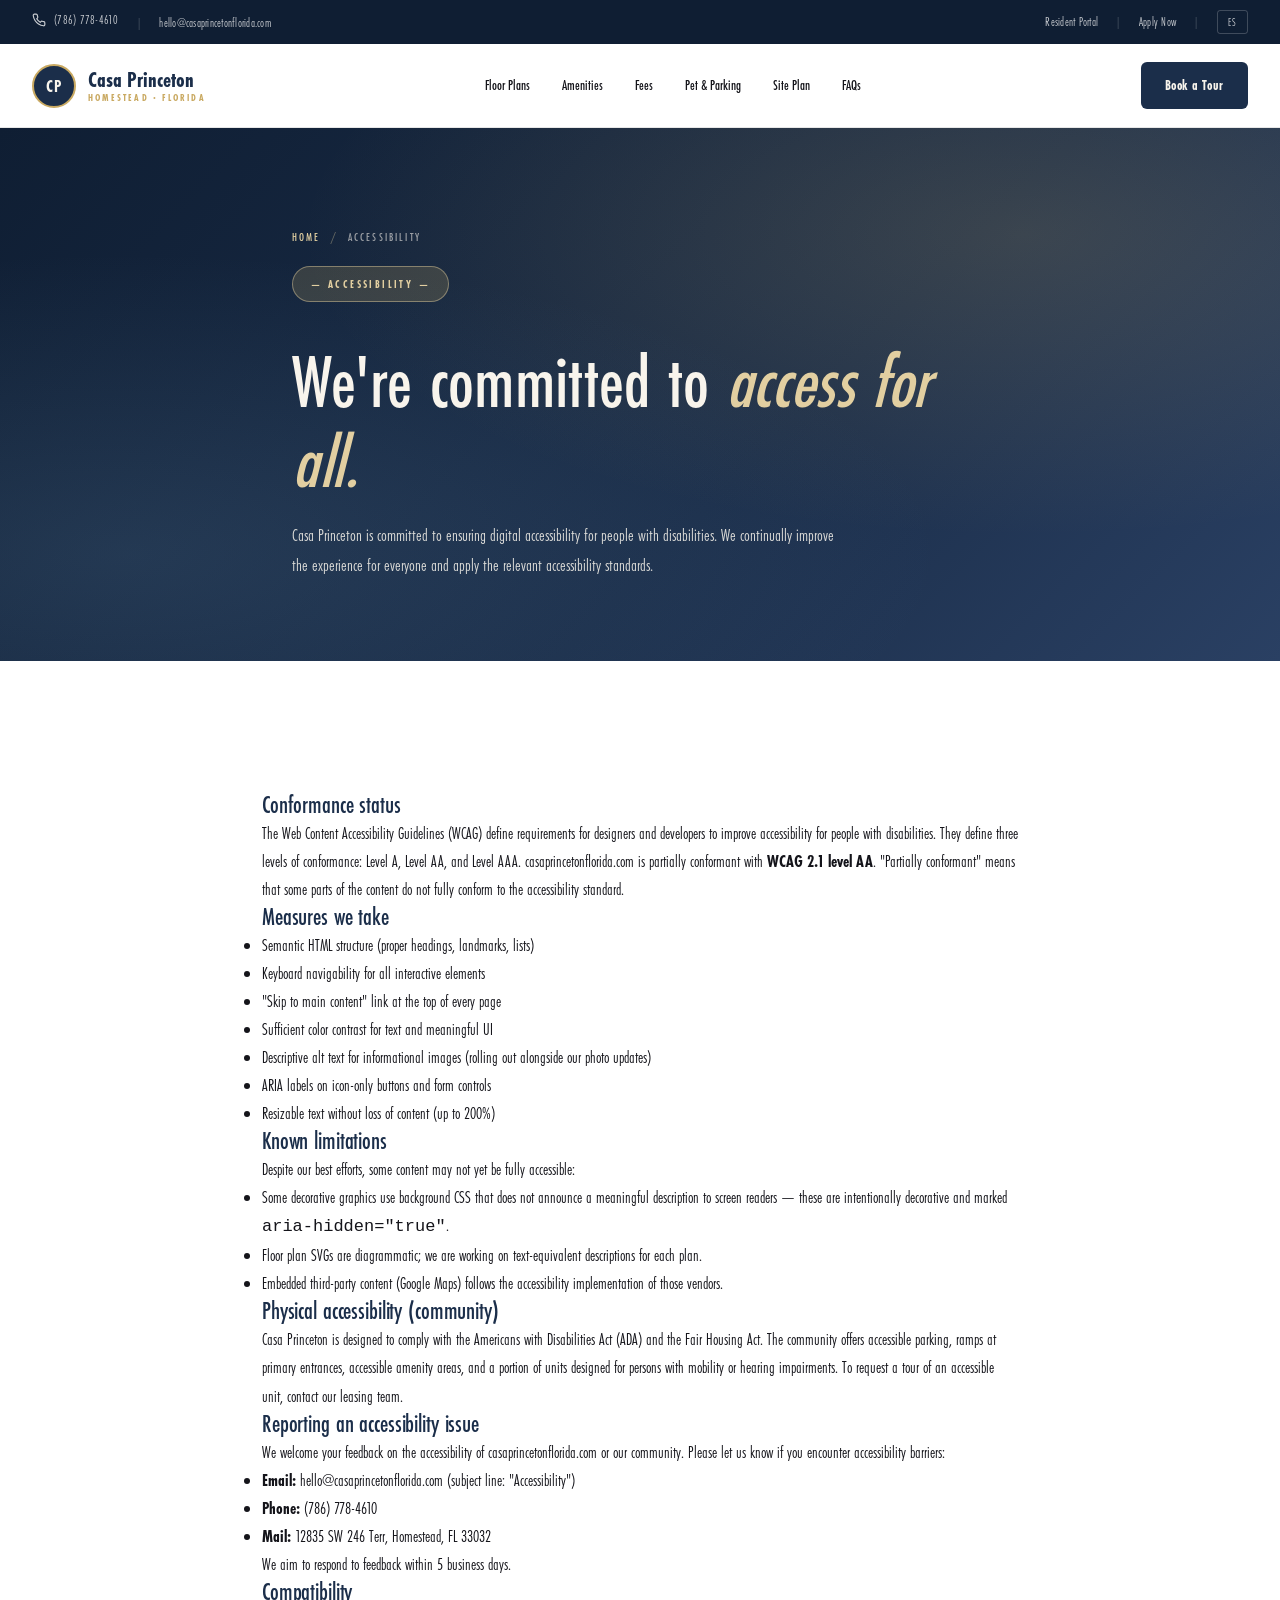
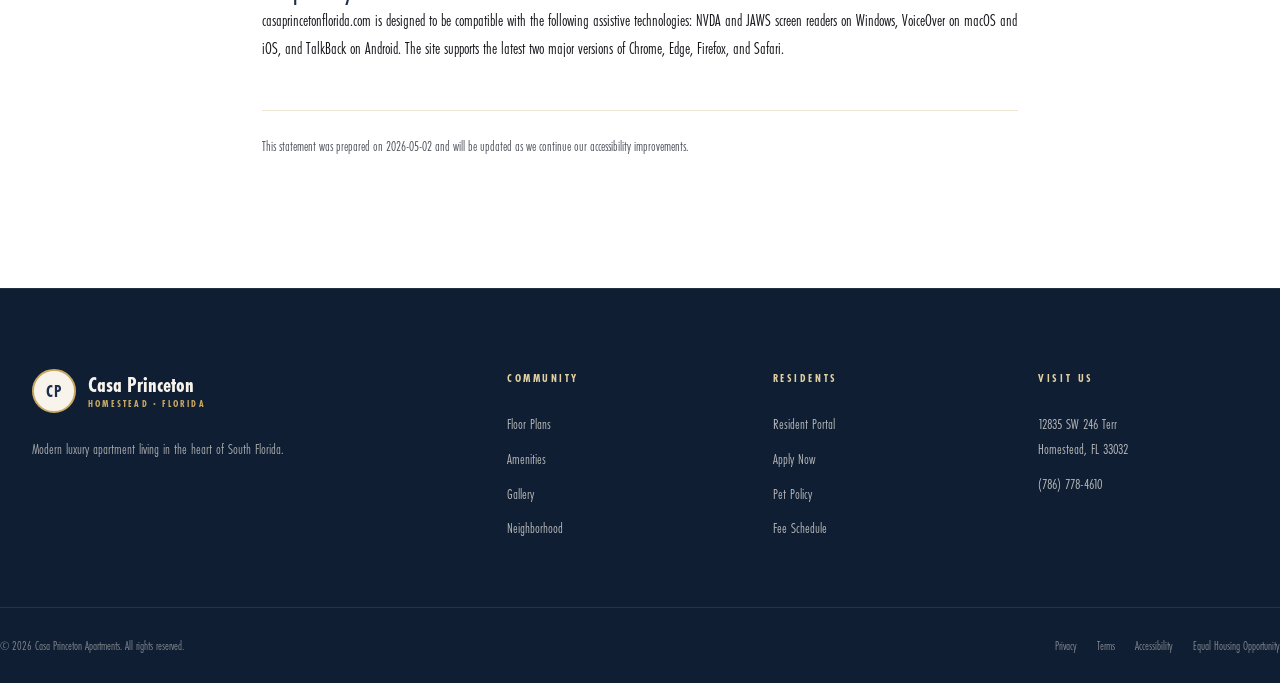
<file: accessibility.html>
<!DOCTYPE html>
<html lang="en">
<head>
<meta charset="UTF-8" />
<meta name="viewport" content="width=device-width, initial-scale=1.0" />
<meta name="theme-color" content="#1B2E4A" />

<title>Accessibility Statement · Casa Princeton Apartments</title>
<meta name="description" content="Casa Princeton's commitment to digital accessibility under the ADA and WCAG 2.1 AA. How to report a barrier and request accommodations." />
<meta name="robots" content="index, follow" />
<link rel="canonical" href="https://www.casaprincetonflorida.com/accessibility.html" />

<link rel="icon" type="image/svg+xml" href="favicon.svg" />
<link rel="icon" type="image/png" sizes="32x32" href="favicon-32.png" />
<link rel="apple-touch-icon" href="apple-touch-icon.png" />

<link rel="preconnect" href="https://fonts.googleapis.com" />
<link rel="preconnect" href="https://fonts.gstatic.com" crossorigin />
<link href="https://fonts.googleapis.com/css2?family=Cormorant+Garamond:wght@400;500;600;700&family=Inter:wght@300;400;500;600;700&display=swap" rel="stylesheet" />
<link rel="stylesheet" href="styles.css" />
<!-- Google Tag Manager -->
<script>(function(w,d,s,l,i){w[l]=w[l]||[];w[l].push({'gtm.start':
new Date().getTime(),event:'gtm.js'});var f=d.getElementsByTagName(s)[0],
j=d.createElement(s),dl=l!='dataLayer'?'&l='+l:'';j.async=true;j.src=
'https://www.googletagmanager.com/gtm.js?id='+i+dl;f.parentNode.insertBefore(j,f);
})(window,document,'script','dataLayer','GTM-NFT55XVD');</script>
<!-- End Google Tag Manager -->
</head>
<body>
<!-- Google Tag Manager (noscript) -->
<noscript><iframe src="https://www.googletagmanager.com/ns.html?id=GTM-NFT55XVD"
height="0" width="0" style="display:none;visibility:hidden"></iframe></noscript>
<!-- End Google Tag Manager (noscript) -->

<a href="#main" class="skip-link">Skip to main content</a>

<div class="topbar">
  <div class="container topbar__inner">
    <div class="topbar__left">
      <a href="tel:+17867784610"><svg viewBox="0 0 24 24" fill="none" stroke="currentColor" stroke-width="2"><path d="M22 16.92v3a2 2 0 0 1-2.18 2 19.86 19.86 0 0 1-8.63-3.07 19.5 19.5 0 0 1-6-6A19.86 19.86 0 0 1 2.12 4.18 2 2 0 0 1 4.11 2h3a2 2 0 0 1 2 1.72c.13.96.36 1.9.7 2.81a2 2 0 0 1-.45 2.11L8.09 9.91a16 16 0 0 0 6 6l1.27-1.27a2 2 0 0 1 2.11-.45c.91.34 1.85.57 2.81.7A2 2 0 0 1 22 16.92z"/></svg> (786) 778-4610</a>
      <span class="topbar__sep">|</span>
      <a href="mailto:hello@casaprincetonflorida.com">hello@casaprincetonflorida.com</a>
    </div>
    <div class="topbar__right">
      <a href="https://casaprinceton.activebuilding.com/portal/" target="_blank" rel="noopener">Resident Portal</a>
      <span class="topbar__sep">|</span>
      <a href="contact.html">Apply Now</a>
      <span class="topbar__sep">|</span>
      <button class="topbar__lang" id="langToggle" aria-label="Switch language">ES</button>
    </div>
  </div>
</div>

<header class="nav">
  <div class="container nav__inner">
    <a href="index.html" class="nav__logo"><span class="nav__logo-mark">CP</span><span class="nav__logo-text"><strong>Casa Princeton</strong><small>Homestead · Florida</small></span></a>
    <nav class="nav__links">
      <a href="index.html#units">Floor Plans</a>
      <a href="index.html#amenities">Amenities</a>
      <a href="index.html#fees">Fees</a>
      <a href="index.html#policies">Pet & Parking</a>
      <a href="index.html#community">Site Plan</a>
      <a href="index.html#faqs">FAQs</a>
    </nav>
    <a href="index.html#hero" class="nav__cta">Book a Tour</a>
    <button class="nav__toggle" id="navToggle" aria-label="Menu"><span></span><span></span><span></span></button>
  </div>
</header>

<main id="main">

<section class="page-hero">
  <div class="container page-hero__inner">
    <nav class="breadcrumb" aria-label="Breadcrumb">
      <a href="index.html">Home</a>
      <span class="breadcrumb__sep">/</span>
      <span class="breadcrumb__current">Accessibility</span>
    </nav>
    <span class="hero__eyebrow">— Accessibility —</span>
    <h1>We're committed to <em>access for all.</em></h1>
    <p>Casa Princeton is committed to ensuring digital accessibility for people with disabilities. We continually improve the experience for everyone and apply the relevant accessibility standards.</p>
  </div>
</section>

<section class="section">
  <div class="container" style="max-width: 820px;">

    <h2>Conformance status</h2>
    <p>The Web Content Accessibility Guidelines (WCAG) define requirements for designers and developers to improve accessibility for people with disabilities. They define three levels of conformance: Level A, Level AA, and Level AAA. casaprincetonflorida.com is partially conformant with <strong>WCAG 2.1 level AA</strong>. "Partially conformant" means that some parts of the content do not fully conform to the accessibility standard.</p>

    <h2>Measures we take</h2>
    <ul>
      <li>Semantic HTML structure (proper headings, landmarks, lists)</li>
      <li>Keyboard navigability for all interactive elements</li>
      <li>"Skip to main content" link at the top of every page</li>
      <li>Sufficient color contrast for text and meaningful UI</li>
      <li>Descriptive alt text for informational images (rolling out alongside our photo updates)</li>
      <li>ARIA labels on icon-only buttons and form controls</li>
      <li>Resizable text without loss of content (up to 200%)</li>
    </ul>

    <h2>Known limitations</h2>
    <p>Despite our best efforts, some content may not yet be fully accessible:</p>
    <ul>
      <li>Some decorative graphics use background CSS that does not announce a meaningful description to screen readers — these are intentionally decorative and marked <code>aria-hidden="true"</code>.</li>
      <li>Floor plan SVGs are diagrammatic; we are working on text-equivalent descriptions for each plan.</li>
      <li>Embedded third-party content (Google Maps) follows the accessibility implementation of those vendors.</li>
    </ul>

    <h2>Physical accessibility (community)</h2>
    <p>Casa Princeton is designed to comply with the Americans with Disabilities Act (ADA) and the Fair Housing Act. The community offers accessible parking, ramps at primary entrances, accessible amenity areas, and a portion of units designed for persons with mobility or hearing impairments. To request a tour of an accessible unit, contact our leasing team.</p>

    <h2>Reporting an accessibility issue</h2>
    <p>We welcome your feedback on the accessibility of casaprincetonflorida.com or our community. Please let us know if you encounter accessibility barriers:</p>
    <ul>
      <li><strong>Email:</strong> <a href="mailto:hello@casaprincetonflorida.com">hello@casaprincetonflorida.com</a> (subject line: "Accessibility")</li>
      <li><strong>Phone:</strong> <a href="tel:+17867784610">(786) 778-4610</a></li>
      <li><strong>Mail:</strong> 12835 SW 246 Terr, Homestead, FL 33032</li>
    </ul>
    <p>We aim to respond to feedback within 5 business days.</p>

    <h2>Compatibility</h2>
    <p>casaprincetonflorida.com is designed to be compatible with the following assistive technologies: NVDA and JAWS screen readers on Windows, VoiceOver on macOS and iOS, and TalkBack on Android. The site supports the latest two major versions of Chrome, Edge, Firefox, and Safari.</p>

    <p style="margin-top: 48px; padding-top: 24px; border-top: 1px solid var(--cream-deep); font-size: 14px; color: var(--ink-soft);">This statement was prepared on 2026-05-02 and will be updated as we continue our accessibility improvements.</p>

  </div>
</section>

</main>

<footer class="footer">
  <div class="container footer__top">
    <div class="footer__brand">
      <div class="nav__logo nav__logo--light"><span class="nav__logo-mark">CP</span><span class="nav__logo-text"><strong>Casa Princeton</strong><small>Homestead · Florida</small></span></div>
      <p>Modern luxury apartment living in the heart of South Florida.</p>
    </div>
    <div class="footer__col"><h5>Community</h5><a href="floorplans.html">Floor Plans</a><a href="amenities.html">Amenities</a><a href="gallery.html">Gallery</a><a href="neighborhood.html">Neighborhood</a></div>
    <div class="footer__col"><h5>Residents</h5><a href="https://casaprinceton.activebuilding.com/portal/" target="_blank" rel="noopener">Resident Portal</a><a href="contact.html">Apply Now</a><a href="pet-policy.html">Pet Policy</a><a href="fees.html">Fee Schedule</a></div>
    <div class="footer__col"><h5>Visit Us</h5><p>12835 SW 246 Terr<br/>Homestead, FL 33032</p><p><a href="tel:+17867784610">(786) 778-4610</a></p></div>
  </div>
  <div class="container footer__bottom">
    <p>© <span id="year"></span> Casa Princeton Apartments. All rights reserved.</p>
    <div class="footer__legal"><a href="privacy.html">Privacy</a><a href="terms.html">Terms</a><a href="accessibility.html">Accessibility</a><a href="fair-housing.html">Equal Housing Opportunity</a></div>
  </div>
</footer>

<script src="script.js"></script>
</body>
</html>
</file>
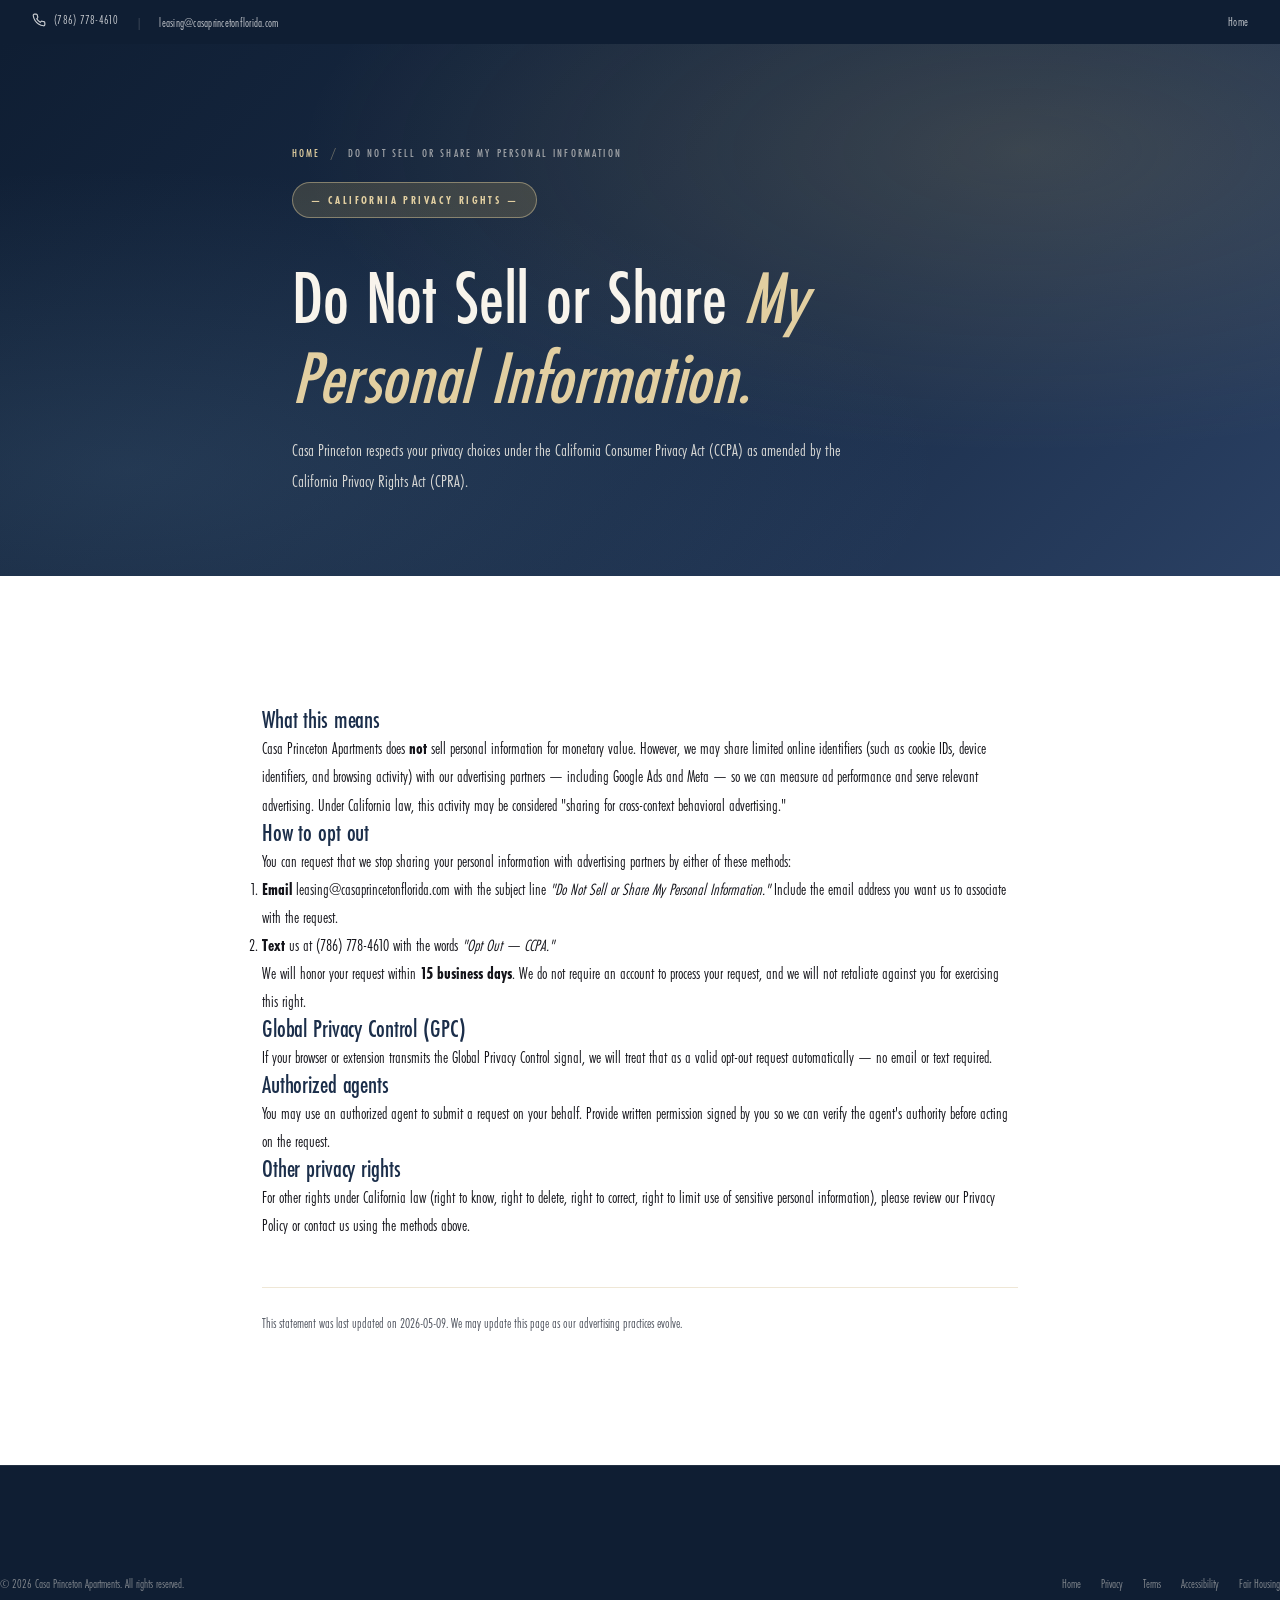
<file: do-not-sell.html>
<!DOCTYPE html>
<html lang="en">
<head>
<meta charset="UTF-8" />
<meta name="viewport" content="width=device-width, initial-scale=1.0" />
<meta name="theme-color" content="#1B2E4A" />

<title>Do Not Sell or Share My Personal Information · Casa Princeton Apartments</title>
<meta name="description" content="Casa Princeton honors California CCPA/CPRA opt-out requests for the sale or sharing of personal information. How to opt out and what we do with your request." />
<meta name="robots" content="index, follow" />
<link rel="canonical" href="https://www.casaprincetonflorida.com/do-not-sell.html" />

<link rel="icon" type="image/svg+xml" href="favicon.svg" />
<link rel="icon" type="image/png" sizes="32x32" href="favicon-32.png" />
<link rel="apple-touch-icon" href="apple-touch-icon.png" />

<link rel="preconnect" href="https://fonts.googleapis.com" />
<link rel="preconnect" href="https://fonts.gstatic.com" crossorigin />
<link href="https://fonts.googleapis.com/css2?family=Cormorant+Garamond:wght@400;500;600;700&family=Inter:wght@300;400;500;600;700&display=swap" rel="stylesheet" />
<link rel="stylesheet" href="styles.css" />

<!-- Google Tag Manager -->
<script>(function(w,d,s,l,i){w[l]=w[l]||[];w[l].push({'gtm.start':
new Date().getTime(),event:'gtm.js'});var f=d.getElementsByTagName(s)[0],
j=d.createElement(s),dl=l!='dataLayer'?'&l='+l:'';j.async=true;j.src=
'https://www.googletagmanager.com/gtm.js?id='+i+dl;f.parentNode.insertBefore(j,f);
})(window,document,'script','dataLayer','GTM-NFT55XVD');</script>
<!-- End Google Tag Manager -->
</head>
<body>
<!-- Google Tag Manager (noscript) -->
<noscript><iframe src="https://www.googletagmanager.com/ns.html?id=GTM-NFT55XVD"
height="0" width="0" style="display:none;visibility:hidden"></iframe></noscript>
<!-- End Google Tag Manager (noscript) -->

<a href="#main" class="skip-link">Skip to main content</a>

<div class="topbar">
  <div class="container topbar__inner">
    <div class="topbar__left">
      <a href="tel:+17867784610"><svg viewBox="0 0 24 24" fill="none" stroke="currentColor" stroke-width="2"><path d="M22 16.92v3a2 2 0 0 1-2.18 2 19.86 19.86 0 0 1-8.63-3.07 19.5 19.5 0 0 1-6-6A19.86 19.86 0 0 1 2.12 4.18 2 2 0 0 1 4.11 2h3a2 2 0 0 1 2 1.72c.13.96.36 1.9.7 2.81a2 2 0 0 1-.45 2.11L8.09 9.91a16 16 0 0 0 6 6l1.27-1.27a2 2 0 0 1 2.11-.45c.91.34 1.85.57 2.81.7A2 2 0 0 1 22 16.92z"/></svg> (786) 778-4610</a>
      <span class="topbar__sep">|</span>
      <a href="mailto:leasing@casaprincetonflorida.com">leasing@casaprincetonflorida.com</a>
    </div>
    <div class="topbar__right">
      <a href="index.html">Home</a>
    </div>
  </div>
</div>

<main id="main">

<section class="page-hero">
  <div class="container page-hero__inner">
    <nav class="breadcrumb" aria-label="Breadcrumb">
      <a href="index.html">Home</a>
      <span class="breadcrumb__sep">/</span>
      <span class="breadcrumb__current">Do Not Sell or Share My Personal Information</span>
    </nav>
    <span class="hero__eyebrow">— California Privacy Rights —</span>
    <h1>Do Not Sell or Share <em>My Personal Information.</em></h1>
    <p>Casa Princeton respects your privacy choices under the California Consumer Privacy Act (CCPA) as amended by the California Privacy Rights Act (CPRA).</p>
  </div>
</section>

<section class="section">
  <div class="container" style="max-width: 820px;">

    <h2>What this means</h2>
    <p>Casa Princeton Apartments does <strong>not</strong> sell personal information for monetary value. However, we may share limited online identifiers (such as cookie IDs, device identifiers, and browsing activity) with our advertising partners — including Google Ads and Meta — so we can measure ad performance and serve relevant advertising. Under California law, this activity may be considered "sharing for cross-context behavioral advertising."</p>

    <h2>How to opt out</h2>
    <p>You can request that we stop sharing your personal information with advertising partners by either of these methods:</p>
    <ol>
      <li><strong>Email</strong> <a href="mailto:leasing@casaprincetonflorida.com?subject=Do%20Not%20Sell%20or%20Share%20My%20Personal%20Information">leasing@casaprincetonflorida.com</a> with the subject line <em>"Do Not Sell or Share My Personal Information."</em> Include the email address you want us to associate with the request.</li>
      <li><strong>Text</strong> us at <a href="sms:+17867784610?body=Opt%20Out%20%E2%80%94%20CCPA">(786) 778-4610</a> with the words <em>"Opt Out — CCPA."</em></li>
    </ol>
    <p>We will honor your request within <strong>15 business days</strong>. We do not require an account to process your request, and we will not retaliate against you for exercising this right.</p>

    <h2>Global Privacy Control (GPC)</h2>
    <p>If your browser or extension transmits the Global Privacy Control signal, we will treat that as a valid opt-out request automatically — no email or text required.</p>

    <h2>Authorized agents</h2>
    <p>You may use an authorized agent to submit a request on your behalf. Provide written permission signed by you so we can verify the agent's authority before acting on the request.</p>

    <h2>Other privacy rights</h2>
    <p>For other rights under California law (right to know, right to delete, right to correct, right to limit use of sensitive personal information), please review our <a href="privacy.html">Privacy Policy</a> or contact us using the methods above.</p>

    <p style="margin-top: 48px; padding-top: 24px; border-top: 1px solid var(--cream-deep); font-size: 14px; color: var(--ink-soft);">This statement was last updated on 2026-05-09. We may update this page as our advertising practices evolve.</p>

  </div>
</section>

</main>

<footer class="footer">
  <div class="container footer__bottom">
    <p>© <span id="year"></span> Casa Princeton Apartments. All rights reserved.</p>
    <div class="footer__legal"><a href="index.html">Home</a><a href="privacy.html">Privacy</a><a href="terms.html">Terms</a><a href="accessibility.html">Accessibility</a><a href="fair-housing.html">Fair Housing</a></div>
  </div>
</footer>

<script>
  document.getElementById('year').textContent = new Date().getFullYear();
</script>
</body>
</html>
</file>
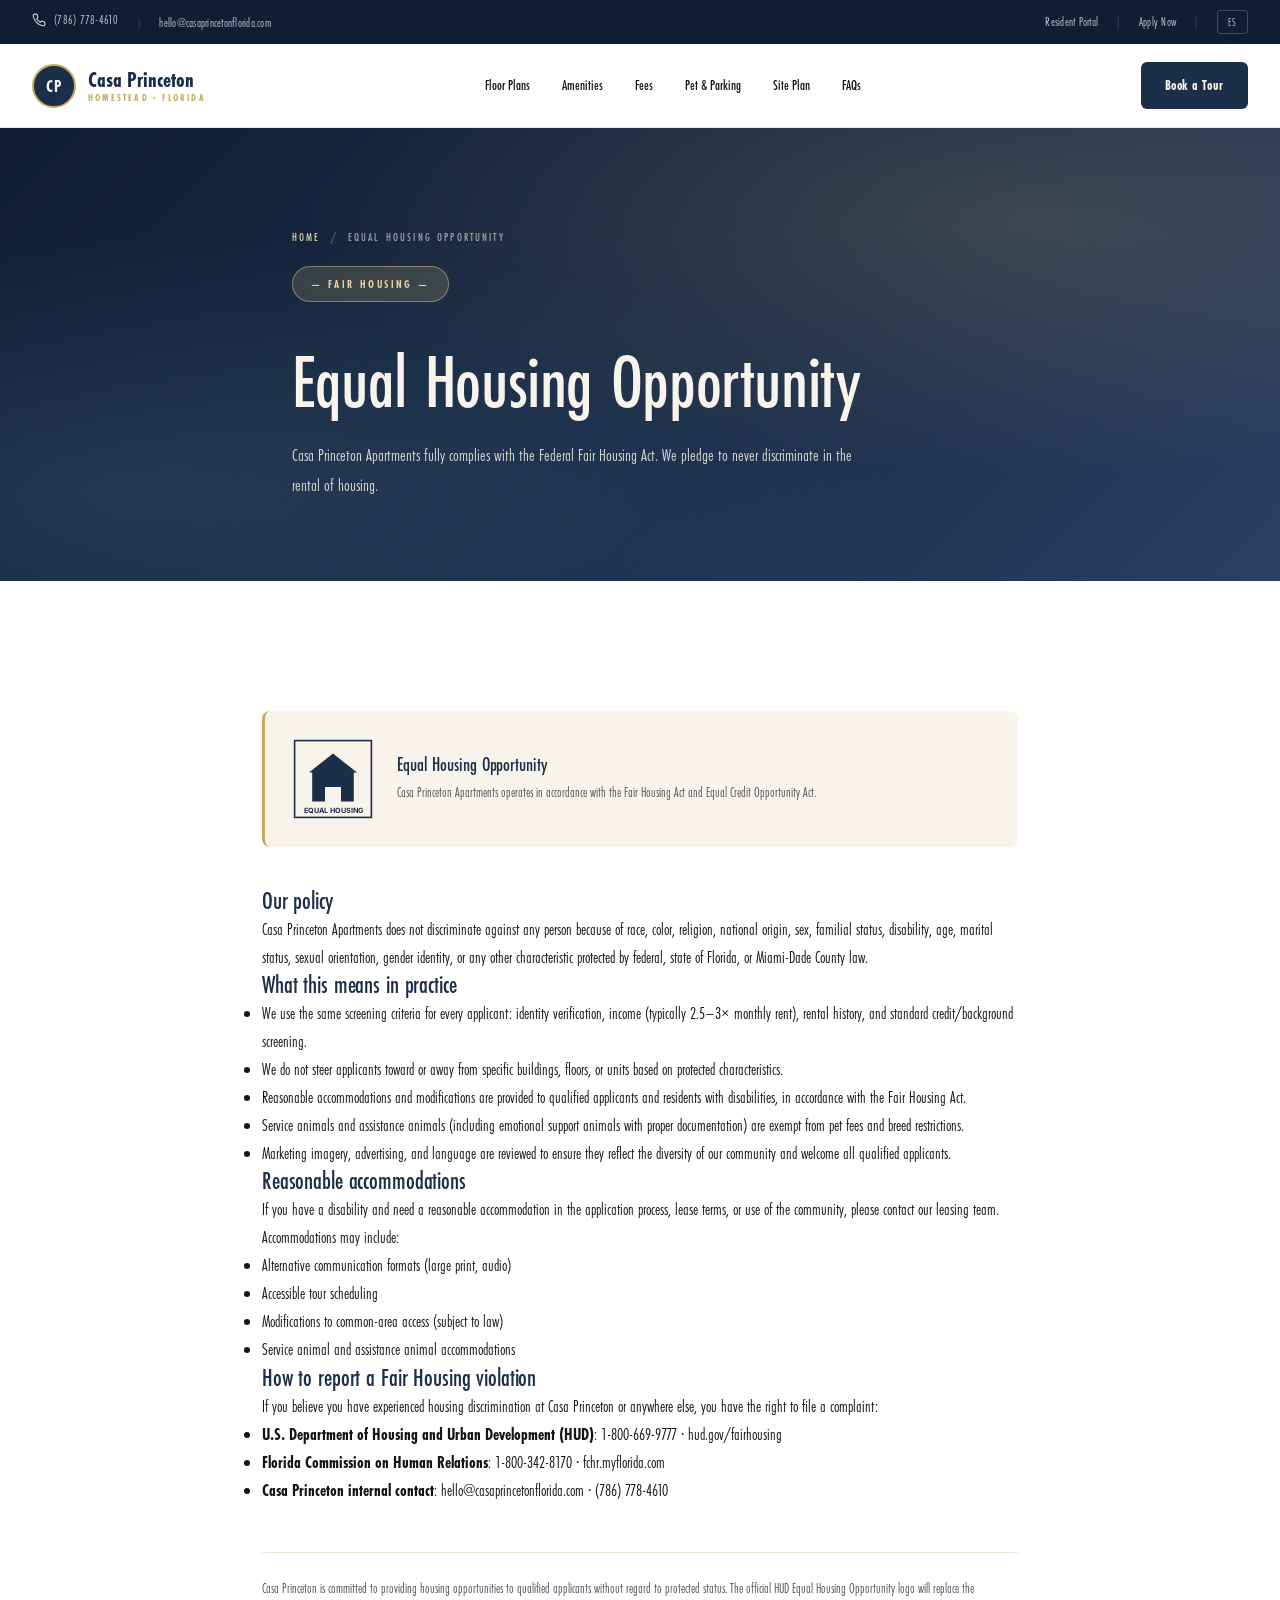
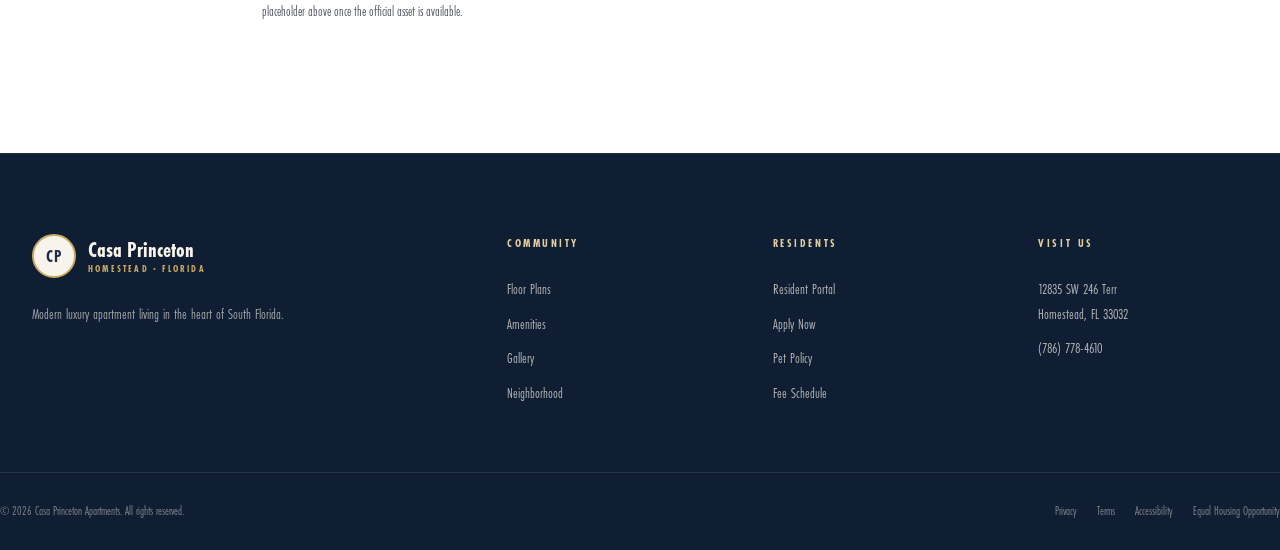
<file: fair-housing.html>
<!DOCTYPE html>
<html lang="en">
<head>
<meta charset="UTF-8" />
<meta name="viewport" content="width=device-width, initial-scale=1.0" />
<meta name="theme-color" content="#1B2E4A" />

<title>Equal Housing Opportunity Statement · Casa Princeton Apartments</title>
<meta name="description" content="Casa Princeton Apartments operates in compliance with the Fair Housing Act. Our Equal Housing Opportunity statement and how to report a violation." />
<meta name="robots" content="index, follow" />
<link rel="canonical" href="https://www.casaprincetonflorida.com/fair-housing.html" />

<link rel="icon" type="image/svg+xml" href="favicon.svg" />
<link rel="icon" type="image/png" sizes="32x32" href="favicon-32.png" />
<link rel="apple-touch-icon" href="apple-touch-icon.png" />

<link rel="preconnect" href="https://fonts.googleapis.com" />
<link rel="preconnect" href="https://fonts.gstatic.com" crossorigin />
<link href="https://fonts.googleapis.com/css2?family=Cormorant+Garamond:wght@400;500;600;700&family=Inter:wght@300;400;500;600;700&display=swap" rel="stylesheet" />
<link rel="stylesheet" href="styles.css" />
<!-- Google Tag Manager -->
<script>(function(w,d,s,l,i){w[l]=w[l]||[];w[l].push({'gtm.start':
new Date().getTime(),event:'gtm.js'});var f=d.getElementsByTagName(s)[0],
j=d.createElement(s),dl=l!='dataLayer'?'&l='+l:'';j.async=true;j.src=
'https://www.googletagmanager.com/gtm.js?id='+i+dl;f.parentNode.insertBefore(j,f);
})(window,document,'script','dataLayer','GTM-NFT55XVD');</script>
<!-- End Google Tag Manager -->
</head>
<body>
<!-- Google Tag Manager (noscript) -->
<noscript><iframe src="https://www.googletagmanager.com/ns.html?id=GTM-NFT55XVD"
height="0" width="0" style="display:none;visibility:hidden"></iframe></noscript>
<!-- End Google Tag Manager (noscript) -->

<a href="#main" class="skip-link">Skip to main content</a>

<div class="topbar">
  <div class="container topbar__inner">
    <div class="topbar__left">
      <a href="tel:+17867784610"><svg viewBox="0 0 24 24" fill="none" stroke="currentColor" stroke-width="2"><path d="M22 16.92v3a2 2 0 0 1-2.18 2 19.86 19.86 0 0 1-8.63-3.07 19.5 19.5 0 0 1-6-6A19.86 19.86 0 0 1 2.12 4.18 2 2 0 0 1 4.11 2h3a2 2 0 0 1 2 1.72c.13.96.36 1.9.7 2.81a2 2 0 0 1-.45 2.11L8.09 9.91a16 16 0 0 0 6 6l1.27-1.27a2 2 0 0 1 2.11-.45c.91.34 1.85.57 2.81.7A2 2 0 0 1 22 16.92z"/></svg> (786) 778-4610</a>
      <span class="topbar__sep">|</span>
      <a href="mailto:hello@casaprincetonflorida.com">hello@casaprincetonflorida.com</a>
    </div>
    <div class="topbar__right">
      <a href="https://casaprinceton.activebuilding.com/portal/" target="_blank" rel="noopener">Resident Portal</a>
      <span class="topbar__sep">|</span>
      <a href="contact.html">Apply Now</a>
      <span class="topbar__sep">|</span>
      <button class="topbar__lang" id="langToggle" aria-label="Switch language">ES</button>
    </div>
  </div>
</div>

<header class="nav">
  <div class="container nav__inner">
    <a href="index.html" class="nav__logo"><span class="nav__logo-mark">CP</span><span class="nav__logo-text"><strong>Casa Princeton</strong><small>Homestead · Florida</small></span></a>
    <nav class="nav__links">
      <a href="index.html#units">Floor Plans</a>
      <a href="index.html#amenities">Amenities</a>
      <a href="index.html#fees">Fees</a>
      <a href="index.html#policies">Pet & Parking</a>
      <a href="index.html#community">Site Plan</a>
      <a href="index.html#faqs">FAQs</a>
    </nav>
    <a href="index.html#hero" class="nav__cta">Book a Tour</a>
    <button class="nav__toggle" id="navToggle" aria-label="Menu"><span></span><span></span><span></span></button>
  </div>
</header>

<main id="main">

<section class="page-hero">
  <div class="container page-hero__inner">
    <nav class="breadcrumb" aria-label="Breadcrumb">
      <a href="index.html">Home</a>
      <span class="breadcrumb__sep">/</span>
      <span class="breadcrumb__current">Equal Housing Opportunity</span>
    </nav>
    <span class="hero__eyebrow">— Fair Housing —</span>
    <h1>Equal Housing Opportunity</h1>
    <p>Casa Princeton Apartments fully complies with the Federal Fair Housing Act. We pledge to never discriminate in the rental of housing.</p>
  </div>
</section>

<section class="section">
  <div class="container" style="max-width: 820px;">

    <div style="display: flex; align-items: center; gap: 24px; padding: 28px; background: var(--cream); border-radius: 8px; border-left: 3px solid var(--sand); margin-bottom: 40px;">
      <!-- Equal Housing Opportunity emblem (SVG approximation; replace with HUD official logo when client provides) -->
      <svg viewBox="0 0 100 100" width="80" height="80" aria-label="Equal Housing Opportunity logo" style="flex-shrink: 0;">
        <rect x="2" y="2" width="96" height="96" fill="none" stroke="#1B2E4A" stroke-width="2"/>
        <path d="M50 18 L20 42 L24 42 L24 78 L40 78 L40 60 L60 60 L60 78 L76 78 L76 42 L80 42 Z" fill="#1B2E4A"/>
        <text x="50" y="93" text-anchor="middle" font-family="Inter, sans-serif" font-size="9" font-weight="700" fill="#1B2E4A">EQUAL HOUSING</text>
      </svg>
      <div>
        <h3 style="margin: 0 0 6px; font-size: 20px;">Equal Housing Opportunity</h3>
        <p style="margin: 0; font-size: 14px; color: var(--ink-soft);">Casa Princeton Apartments operates in accordance with the Fair Housing Act and Equal Credit Opportunity Act.</p>
      </div>
    </div>

    <h2>Our policy</h2>
    <p>Casa Princeton Apartments does not discriminate against any person because of race, color, religion, national origin, sex, familial status, disability, age, marital status, sexual orientation, gender identity, or any other characteristic protected by federal, state of Florida, or Miami-Dade County law.</p>

    <h2>What this means in practice</h2>
    <ul>
      <li>We use the same screening criteria for every applicant: identity verification, income (typically 2.5–3× monthly rent), rental history, and standard credit/background screening.</li>
      <li>We do not steer applicants toward or away from specific buildings, floors, or units based on protected characteristics.</li>
      <li>Reasonable accommodations and modifications are provided to qualified applicants and residents with disabilities, in accordance with the Fair Housing Act.</li>
      <li>Service animals and assistance animals (including emotional support animals with proper documentation) are exempt from pet fees and breed restrictions.</li>
      <li>Marketing imagery, advertising, and language are reviewed to ensure they reflect the diversity of our community and welcome all qualified applicants.</li>
    </ul>

    <h2>Reasonable accommodations</h2>
    <p>If you have a disability and need a reasonable accommodation in the application process, lease terms, or use of the community, please contact our leasing team. Accommodations may include:</p>
    <ul>
      <li>Alternative communication formats (large print, audio)</li>
      <li>Accessible tour scheduling</li>
      <li>Modifications to common-area access (subject to law)</li>
      <li>Service animal and assistance animal accommodations</li>
    </ul>

    <h2>How to report a Fair Housing violation</h2>
    <p>If you believe you have experienced housing discrimination at Casa Princeton or anywhere else, you have the right to file a complaint:</p>
    <ul>
      <li><strong>U.S. Department of Housing and Urban Development (HUD)</strong>: 1-800-669-9777 · <a href="https://www.hud.gov/program_offices/fair_housing_equal_opp" target="_blank" rel="noopener">hud.gov/fairhousing</a></li>
      <li><strong>Florida Commission on Human Relations</strong>: 1-800-342-8170 · <a href="https://fchr.myflorida.com/" target="_blank" rel="noopener">fchr.myflorida.com</a></li>
      <li><strong>Casa Princeton internal contact</strong>: <a href="mailto:hello@casaprincetonflorida.com">hello@casaprincetonflorida.com</a> · (786) 778-4610</li>
    </ul>

    <p style="margin-top: 48px; padding-top: 24px; border-top: 1px solid var(--cream-deep); font-size: 14px; color: var(--ink-soft);">Casa Princeton is committed to providing housing opportunities to qualified applicants without regard to protected status. The official HUD Equal Housing Opportunity logo will replace the placeholder above once the official asset is available.</p>

  </div>
</section>

</main>

<footer class="footer">
  <div class="container footer__top">
    <div class="footer__brand">
      <div class="nav__logo nav__logo--light"><span class="nav__logo-mark">CP</span><span class="nav__logo-text"><strong>Casa Princeton</strong><small>Homestead · Florida</small></span></div>
      <p>Modern luxury apartment living in the heart of South Florida.</p>
    </div>
    <div class="footer__col"><h5>Community</h5><a href="floorplans.html">Floor Plans</a><a href="amenities.html">Amenities</a><a href="gallery.html">Gallery</a><a href="neighborhood.html">Neighborhood</a></div>
    <div class="footer__col"><h5>Residents</h5><a href="https://casaprinceton.activebuilding.com/portal/" target="_blank" rel="noopener">Resident Portal</a><a href="contact.html">Apply Now</a><a href="pet-policy.html">Pet Policy</a><a href="fees.html">Fee Schedule</a></div>
    <div class="footer__col"><h5>Visit Us</h5><p>12835 SW 246 Terr<br/>Homestead, FL 33032</p><p><a href="tel:+17867784610">(786) 778-4610</a></p></div>
  </div>
  <div class="container footer__bottom">
    <p>© <span id="year"></span> Casa Princeton Apartments. All rights reserved.</p>
    <div class="footer__legal"><a href="privacy.html">Privacy</a><a href="terms.html">Terms</a><a href="accessibility.html">Accessibility</a><a href="fair-housing.html">Equal Housing Opportunity</a></div>
  </div>
</footer>

<script src="script.js"></script>
</body>
</html>
</file>
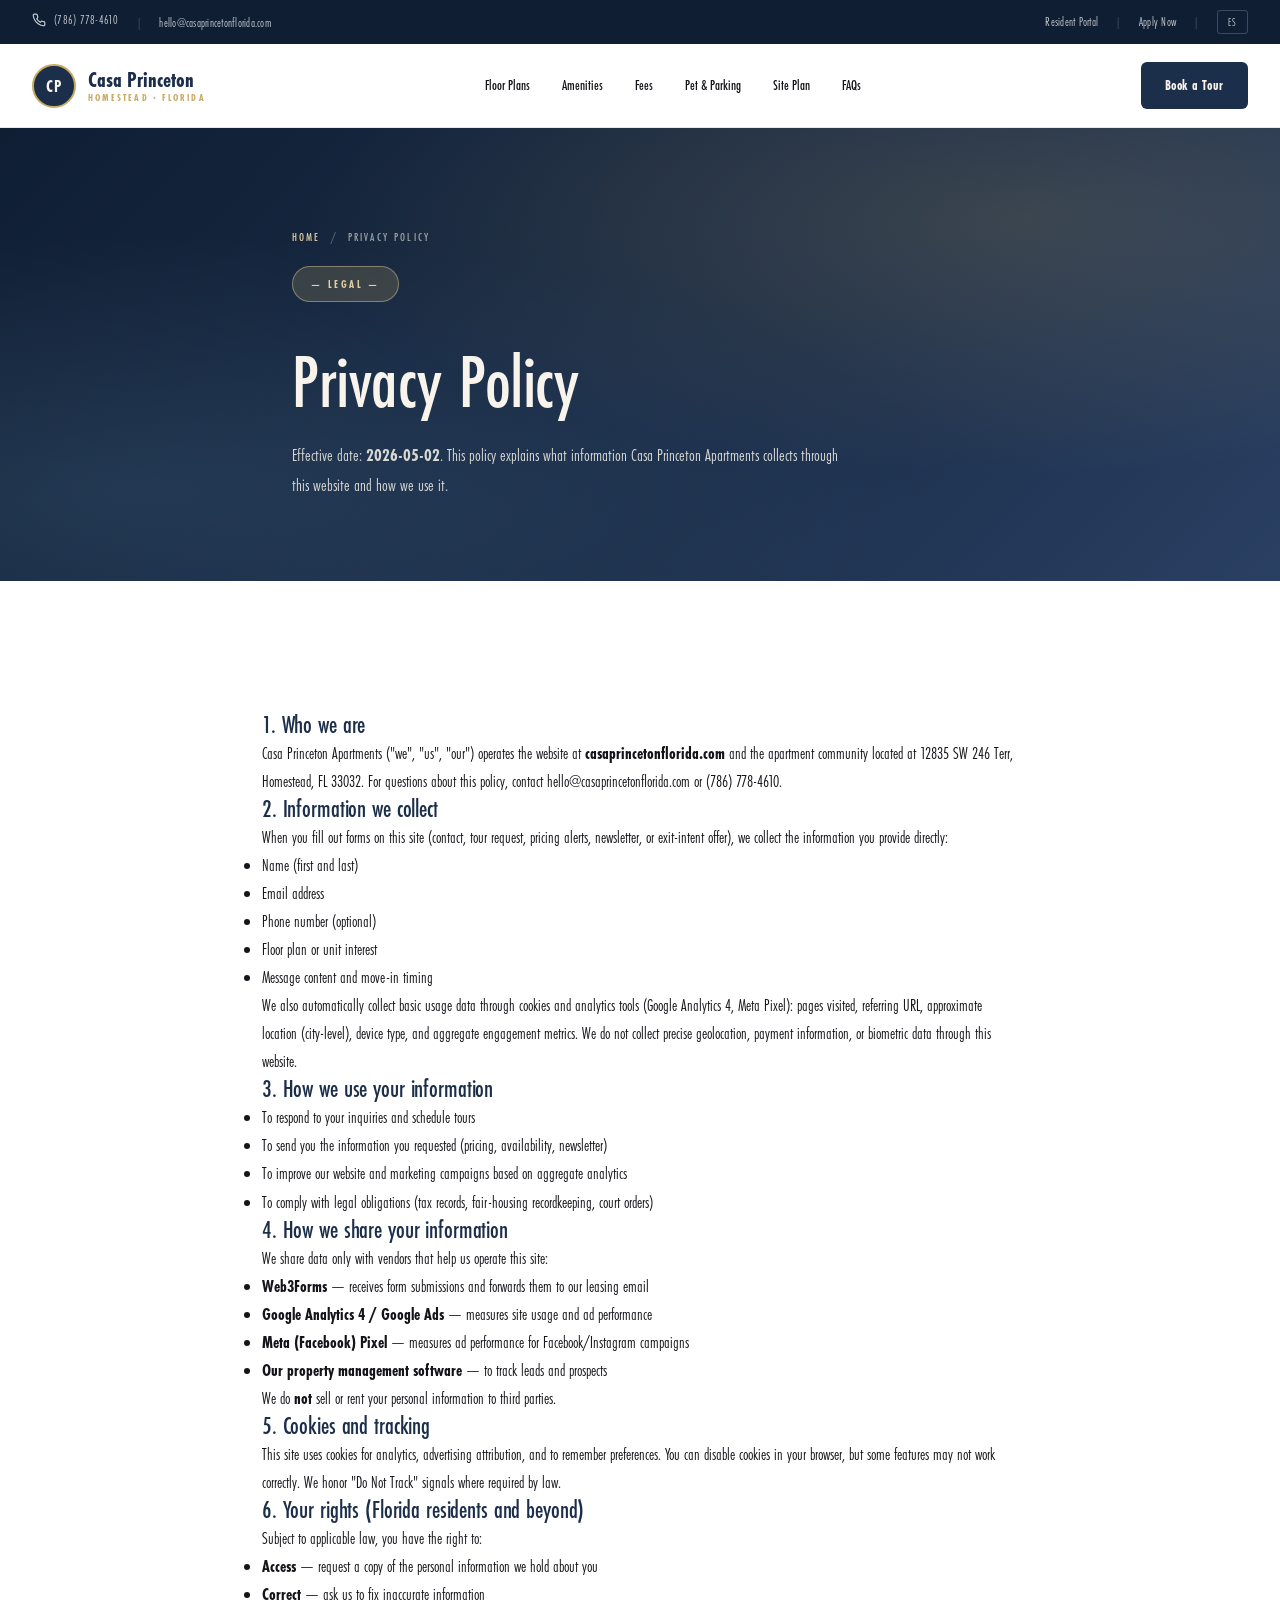
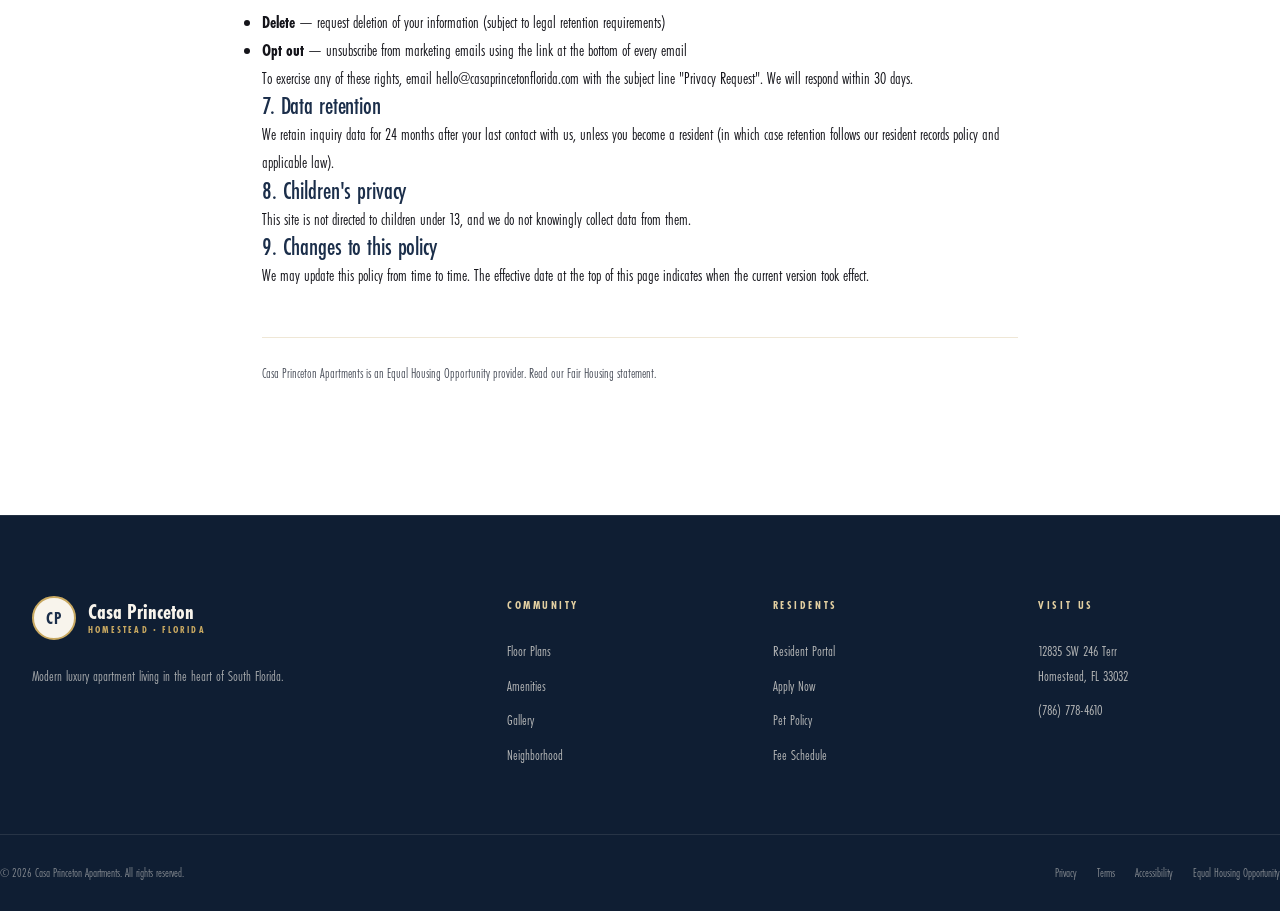
<file: privacy.html>
<!DOCTYPE html>
<html lang="en">
<head>
<meta charset="UTF-8" />
<meta name="viewport" content="width=device-width, initial-scale=1.0" />
<meta name="theme-color" content="#1B2E4A" />

<title>Privacy Policy · Casa Princeton Apartments</title>
<meta name="description" content="Privacy Policy for Casa Princeton Apartments — what information we collect, how we use it, and how to exercise your privacy rights under Florida and federal law." />
<meta name="robots" content="index, follow" />
<link rel="canonical" href="https://www.casaprincetonflorida.com/privacy.html" />

<link rel="icon" type="image/svg+xml" href="favicon.svg" />
<link rel="icon" type="image/png" sizes="32x32" href="favicon-32.png" />
<link rel="apple-touch-icon" href="apple-touch-icon.png" />

<link rel="preconnect" href="https://fonts.googleapis.com" />
<link rel="preconnect" href="https://fonts.gstatic.com" crossorigin />
<link href="https://fonts.googleapis.com/css2?family=Cormorant+Garamond:wght@400;500;600;700&family=Inter:wght@300;400;500;600;700&display=swap" rel="stylesheet" />
<link rel="stylesheet" href="styles.css" />
<!-- Google Tag Manager -->
<script>(function(w,d,s,l,i){w[l]=w[l]||[];w[l].push({'gtm.start':
new Date().getTime(),event:'gtm.js'});var f=d.getElementsByTagName(s)[0],
j=d.createElement(s),dl=l!='dataLayer'?'&l='+l:'';j.async=true;j.src=
'https://www.googletagmanager.com/gtm.js?id='+i+dl;f.parentNode.insertBefore(j,f);
})(window,document,'script','dataLayer','GTM-NFT55XVD');</script>
<!-- End Google Tag Manager -->
</head>
<body>
<!-- Google Tag Manager (noscript) -->
<noscript><iframe src="https://www.googletagmanager.com/ns.html?id=GTM-NFT55XVD"
height="0" width="0" style="display:none;visibility:hidden"></iframe></noscript>
<!-- End Google Tag Manager (noscript) -->

<a href="#main" class="skip-link">Skip to main content</a>

<div class="topbar">
  <div class="container topbar__inner">
    <div class="topbar__left">
      <a href="tel:+17867784610"><svg viewBox="0 0 24 24" fill="none" stroke="currentColor" stroke-width="2"><path d="M22 16.92v3a2 2 0 0 1-2.18 2 19.86 19.86 0 0 1-8.63-3.07 19.5 19.5 0 0 1-6-6A19.86 19.86 0 0 1 2.12 4.18 2 2 0 0 1 4.11 2h3a2 2 0 0 1 2 1.72c.13.96.36 1.9.7 2.81a2 2 0 0 1-.45 2.11L8.09 9.91a16 16 0 0 0 6 6l1.27-1.27a2 2 0 0 1 2.11-.45c.91.34 1.85.57 2.81.7A2 2 0 0 1 22 16.92z"/></svg> (786) 778-4610</a>
      <span class="topbar__sep">|</span>
      <a href="mailto:hello@casaprincetonflorida.com">hello@casaprincetonflorida.com</a>
    </div>
    <div class="topbar__right">
      <a href="https://casaprinceton.activebuilding.com/portal/" target="_blank" rel="noopener">Resident Portal</a>
      <span class="topbar__sep">|</span>
      <a href="contact.html">Apply Now</a>
      <span class="topbar__sep">|</span>
      <button class="topbar__lang" id="langToggle" aria-label="Switch language">ES</button>
    </div>
  </div>
</div>

<header class="nav">
  <div class="container nav__inner">
    <a href="index.html" class="nav__logo"><span class="nav__logo-mark">CP</span><span class="nav__logo-text"><strong>Casa Princeton</strong><small>Homestead · Florida</small></span></a>
    <nav class="nav__links">
      <a href="index.html#units">Floor Plans</a>
      <a href="index.html#amenities">Amenities</a>
      <a href="index.html#fees">Fees</a>
      <a href="index.html#policies">Pet & Parking</a>
      <a href="index.html#community">Site Plan</a>
      <a href="index.html#faqs">FAQs</a>
    </nav>
    <a href="index.html#hero" class="nav__cta">Book a Tour</a>
    <button class="nav__toggle" id="navToggle" aria-label="Menu"><span></span><span></span><span></span></button>
  </div>
</header>

<main id="main">

<section class="page-hero">
  <div class="container page-hero__inner">
    <nav class="breadcrumb" aria-label="Breadcrumb">
      <a href="index.html">Home</a>
      <span class="breadcrumb__sep">/</span>
      <span class="breadcrumb__current">Privacy Policy</span>
    </nav>
    <span class="hero__eyebrow">— Legal —</span>
    <h1>Privacy Policy</h1>
    <p>Effective date: <strong>2026-05-02</strong>. This policy explains what information Casa Princeton Apartments collects through this website and how we use it.</p>
  </div>
</section>

<section class="section">
  <div class="container" style="max-width: 820px;">

    <h2>1. Who we are</h2>
    <p>Casa Princeton Apartments ("we", "us", "our") operates the website at <strong>casaprincetonflorida.com</strong> and the apartment community located at 12835 SW 246 Terr, Homestead, FL 33032. For questions about this policy, contact <a href="mailto:hello@casaprincetonflorida.com">hello@casaprincetonflorida.com</a> or (786) 778-4610.</p>

    <h2>2. Information we collect</h2>
    <p>When you fill out forms on this site (contact, tour request, pricing alerts, newsletter, or exit-intent offer), we collect the information you provide directly:</p>
    <ul>
      <li>Name (first and last)</li>
      <li>Email address</li>
      <li>Phone number (optional)</li>
      <li>Floor plan or unit interest</li>
      <li>Message content and move-in timing</li>
    </ul>
    <p>We also automatically collect basic usage data through cookies and analytics tools (Google Analytics 4, Meta Pixel): pages visited, referring URL, approximate location (city-level), device type, and aggregate engagement metrics. We do not collect precise geolocation, payment information, or biometric data through this website.</p>

    <h2>3. How we use your information</h2>
    <ul>
      <li>To respond to your inquiries and schedule tours</li>
      <li>To send you the information you requested (pricing, availability, newsletter)</li>
      <li>To improve our website and marketing campaigns based on aggregate analytics</li>
      <li>To comply with legal obligations (tax records, fair-housing recordkeeping, court orders)</li>
    </ul>

    <h2>4. How we share your information</h2>
    <p>We share data only with vendors that help us operate this site:</p>
    <ul>
      <li><strong>Web3Forms</strong> — receives form submissions and forwards them to our leasing email</li>
      <li><strong>Google Analytics 4 / Google Ads</strong> — measures site usage and ad performance</li>
      <li><strong>Meta (Facebook) Pixel</strong> — measures ad performance for Facebook/Instagram campaigns</li>
      <li><strong>Our property management software</strong> — to track leads and prospects</li>
    </ul>
    <p>We do <strong>not</strong> sell or rent your personal information to third parties.</p>

    <h2>5. Cookies and tracking</h2>
    <p>This site uses cookies for analytics, advertising attribution, and to remember preferences. You can disable cookies in your browser, but some features may not work correctly. We honor "Do Not Track" signals where required by law.</p>

    <h2>6. Your rights (Florida residents and beyond)</h2>
    <p>Subject to applicable law, you have the right to:</p>
    <ul>
      <li><strong>Access</strong> — request a copy of the personal information we hold about you</li>
      <li><strong>Correct</strong> — ask us to fix inaccurate information</li>
      <li><strong>Delete</strong> — request deletion of your information (subject to legal retention requirements)</li>
      <li><strong>Opt out</strong> — unsubscribe from marketing emails using the link at the bottom of every email</li>
    </ul>
    <p>To exercise any of these rights, email <a href="mailto:hello@casaprincetonflorida.com">hello@casaprincetonflorida.com</a> with the subject line "Privacy Request". We will respond within 30 days.</p>

    <h2>7. Data retention</h2>
    <p>We retain inquiry data for 24 months after your last contact with us, unless you become a resident (in which case retention follows our resident records policy and applicable law).</p>

    <h2>8. Children's privacy</h2>
    <p>This site is not directed to children under 13, and we do not knowingly collect data from them.</p>

    <h2>9. Changes to this policy</h2>
    <p>We may update this policy from time to time. The effective date at the top of this page indicates when the current version took effect.</p>

    <p style="margin-top: 48px; padding-top: 24px; border-top: 1px solid var(--cream-deep); font-size: 14px; color: var(--ink-soft);">Casa Princeton Apartments is an Equal Housing Opportunity provider. <a href="fair-housing.html">Read our Fair Housing statement</a>.</p>

  </div>
</section>

</main>

<footer class="footer">
  <div class="container footer__top">
    <div class="footer__brand">
      <div class="nav__logo nav__logo--light"><span class="nav__logo-mark">CP</span><span class="nav__logo-text"><strong>Casa Princeton</strong><small>Homestead · Florida</small></span></div>
      <p>Modern luxury apartment living in the heart of South Florida.</p>
    </div>
    <div class="footer__col"><h5>Community</h5><a href="floorplans.html">Floor Plans</a><a href="amenities.html">Amenities</a><a href="gallery.html">Gallery</a><a href="neighborhood.html">Neighborhood</a></div>
    <div class="footer__col"><h5>Residents</h5><a href="https://casaprinceton.activebuilding.com/portal/" target="_blank" rel="noopener">Resident Portal</a><a href="contact.html">Apply Now</a><a href="pet-policy.html">Pet Policy</a><a href="fees.html">Fee Schedule</a></div>
    <div class="footer__col"><h5>Visit Us</h5><p>12835 SW 246 Terr<br/>Homestead, FL 33032</p><p><a href="tel:+17867784610">(786) 778-4610</a></p></div>
  </div>
  <div class="container footer__bottom">
    <p>© <span id="year"></span> Casa Princeton Apartments. All rights reserved.</p>
    <div class="footer__legal"><a href="privacy.html">Privacy</a><a href="terms.html">Terms</a><a href="accessibility.html">Accessibility</a><a href="fair-housing.html">Equal Housing Opportunity</a></div>
  </div>
</footer>

<script src="script.js"></script>
</body>
</html>
</file>
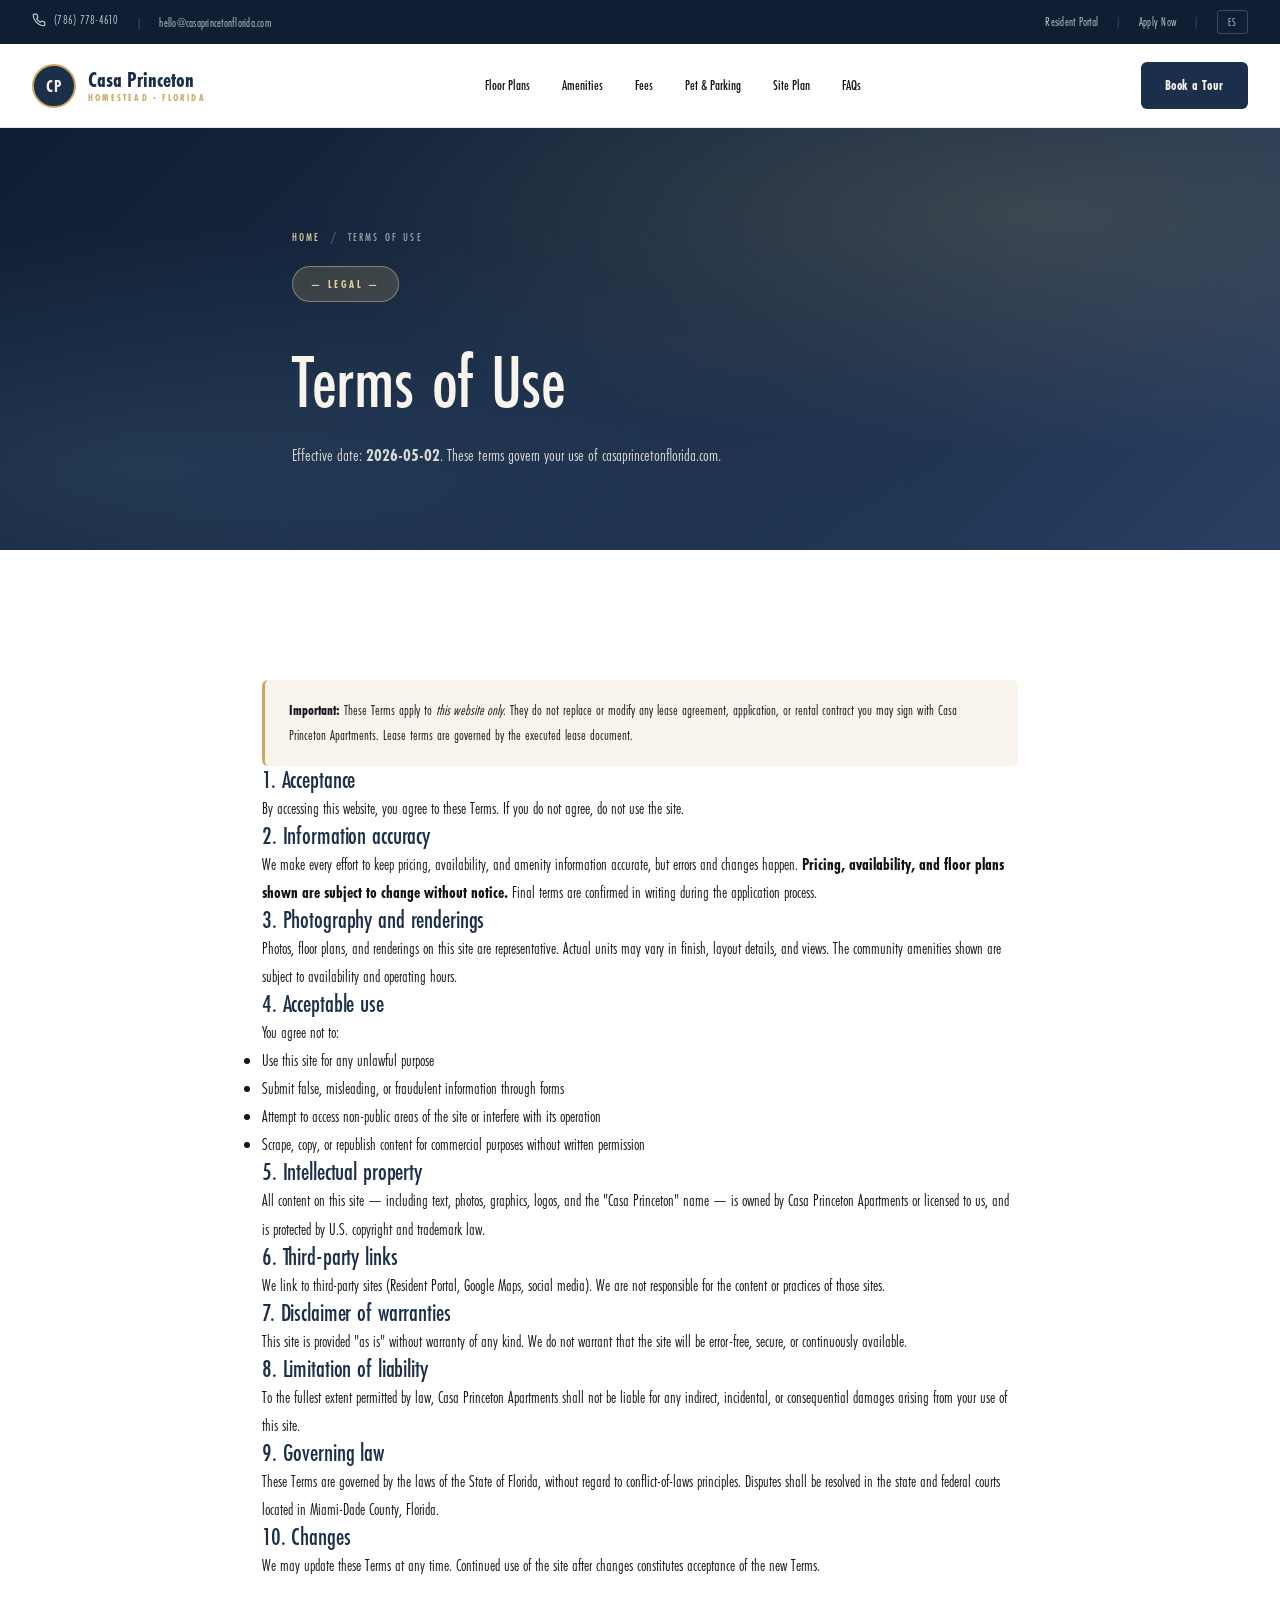
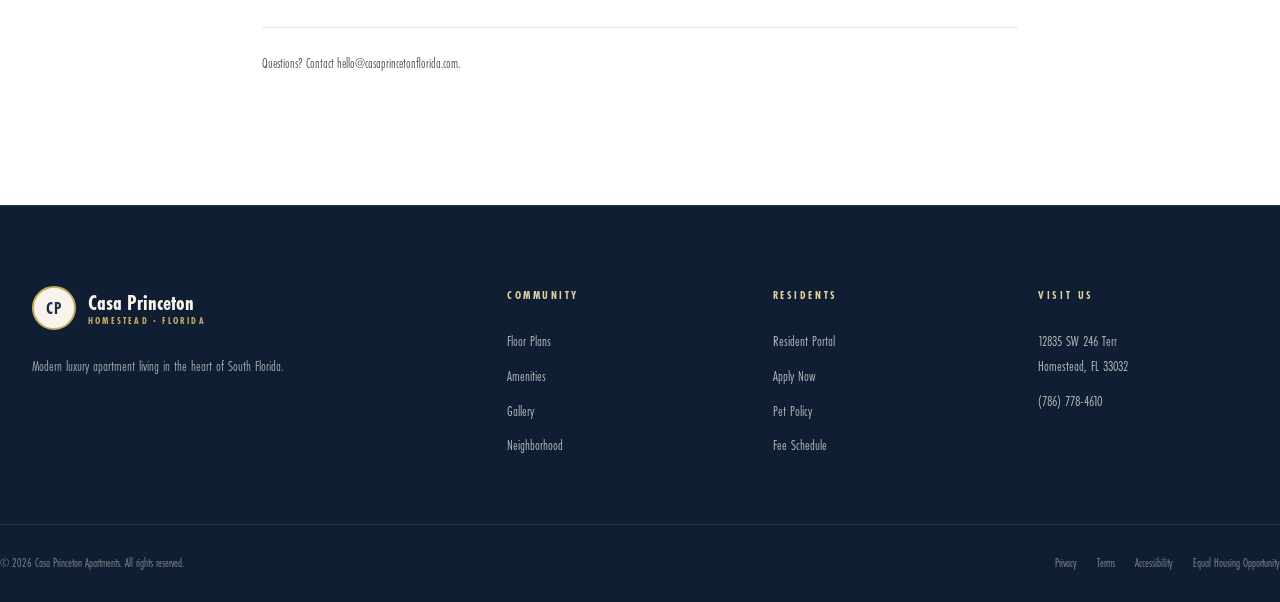
<file: terms.html>
<!DOCTYPE html>
<html lang="en">
<head>
<meta charset="UTF-8" />
<meta name="viewport" content="width=device-width, initial-scale=1.0" />
<meta name="theme-color" content="#1B2E4A" />

<title>Terms of Use · Casa Princeton Apartments</title>
<meta name="description" content="Terms of Use for the casaprincetonflorida.com website. Important: These terms govern the website only, not your lease agreement." />
<meta name="robots" content="index, follow" />
<link rel="canonical" href="https://www.casaprincetonflorida.com/terms.html" />

<link rel="icon" type="image/svg+xml" href="favicon.svg" />
<link rel="icon" type="image/png" sizes="32x32" href="favicon-32.png" />
<link rel="apple-touch-icon" href="apple-touch-icon.png" />

<link rel="preconnect" href="https://fonts.googleapis.com" />
<link rel="preconnect" href="https://fonts.gstatic.com" crossorigin />
<link href="https://fonts.googleapis.com/css2?family=Cormorant+Garamond:wght@400;500;600;700&family=Inter:wght@300;400;500;600;700&display=swap" rel="stylesheet" />
<link rel="stylesheet" href="styles.css" />
<!-- Google Tag Manager -->
<script>(function(w,d,s,l,i){w[l]=w[l]||[];w[l].push({'gtm.start':
new Date().getTime(),event:'gtm.js'});var f=d.getElementsByTagName(s)[0],
j=d.createElement(s),dl=l!='dataLayer'?'&l='+l:'';j.async=true;j.src=
'https://www.googletagmanager.com/gtm.js?id='+i+dl;f.parentNode.insertBefore(j,f);
})(window,document,'script','dataLayer','GTM-NFT55XVD');</script>
<!-- End Google Tag Manager -->
</head>
<body>
<!-- Google Tag Manager (noscript) -->
<noscript><iframe src="https://www.googletagmanager.com/ns.html?id=GTM-NFT55XVD"
height="0" width="0" style="display:none;visibility:hidden"></iframe></noscript>
<!-- End Google Tag Manager (noscript) -->

<a href="#main" class="skip-link">Skip to main content</a>

<div class="topbar">
  <div class="container topbar__inner">
    <div class="topbar__left">
      <a href="tel:+17867784610"><svg viewBox="0 0 24 24" fill="none" stroke="currentColor" stroke-width="2"><path d="M22 16.92v3a2 2 0 0 1-2.18 2 19.86 19.86 0 0 1-8.63-3.07 19.5 19.5 0 0 1-6-6A19.86 19.86 0 0 1 2.12 4.18 2 2 0 0 1 4.11 2h3a2 2 0 0 1 2 1.72c.13.96.36 1.9.7 2.81a2 2 0 0 1-.45 2.11L8.09 9.91a16 16 0 0 0 6 6l1.27-1.27a2 2 0 0 1 2.11-.45c.91.34 1.85.57 2.81.7A2 2 0 0 1 22 16.92z"/></svg> (786) 778-4610</a>
      <span class="topbar__sep">|</span>
      <a href="mailto:hello@casaprincetonflorida.com">hello@casaprincetonflorida.com</a>
    </div>
    <div class="topbar__right">
      <a href="https://casaprinceton.activebuilding.com/portal/" target="_blank" rel="noopener">Resident Portal</a>
      <span class="topbar__sep">|</span>
      <a href="contact.html">Apply Now</a>
      <span class="topbar__sep">|</span>
      <button class="topbar__lang" id="langToggle" aria-label="Switch language">ES</button>
    </div>
  </div>
</div>

<header class="nav">
  <div class="container nav__inner">
    <a href="index.html" class="nav__logo"><span class="nav__logo-mark">CP</span><span class="nav__logo-text"><strong>Casa Princeton</strong><small>Homestead · Florida</small></span></a>
    <nav class="nav__links">
      <a href="index.html#units">Floor Plans</a>
      <a href="index.html#amenities">Amenities</a>
      <a href="index.html#fees">Fees</a>
      <a href="index.html#policies">Pet & Parking</a>
      <a href="index.html#community">Site Plan</a>
      <a href="index.html#faqs">FAQs</a>
    </nav>
    <a href="index.html#hero" class="nav__cta">Book a Tour</a>
    <button class="nav__toggle" id="navToggle" aria-label="Menu"><span></span><span></span><span></span></button>
  </div>
</header>

<main id="main">

<section class="page-hero">
  <div class="container page-hero__inner">
    <nav class="breadcrumb" aria-label="Breadcrumb">
      <a href="index.html">Home</a>
      <span class="breadcrumb__sep">/</span>
      <span class="breadcrumb__current">Terms of Use</span>
    </nav>
    <span class="hero__eyebrow">— Legal —</span>
    <h1>Terms of Use</h1>
    <p>Effective date: <strong>2026-05-02</strong>. These terms govern your use of casaprincetonflorida.com.</p>
  </div>
</section>

<section class="section">
  <div class="container" style="max-width: 820px;">

    <p style="background: var(--cream); padding: 18px 24px; border-left: 3px solid var(--sand); border-radius: 6px; font-size: 15px;"><strong>Important:</strong> These Terms apply to <em>this website only</em>. They do not replace or modify any lease agreement, application, or rental contract you may sign with Casa Princeton Apartments. Lease terms are governed by the executed lease document.</p>

    <h2>1. Acceptance</h2>
    <p>By accessing this website, you agree to these Terms. If you do not agree, do not use the site.</p>

    <h2>2. Information accuracy</h2>
    <p>We make every effort to keep pricing, availability, and amenity information accurate, but errors and changes happen. <strong>Pricing, availability, and floor plans shown are subject to change without notice.</strong> Final terms are confirmed in writing during the application process.</p>

    <h2>3. Photography and renderings</h2>
    <p>Photos, floor plans, and renderings on this site are representative. Actual units may vary in finish, layout details, and views. The community amenities shown are subject to availability and operating hours.</p>

    <h2>4. Acceptable use</h2>
    <p>You agree not to:</p>
    <ul>
      <li>Use this site for any unlawful purpose</li>
      <li>Submit false, misleading, or fraudulent information through forms</li>
      <li>Attempt to access non-public areas of the site or interfere with its operation</li>
      <li>Scrape, copy, or republish content for commercial purposes without written permission</li>
    </ul>

    <h2>5. Intellectual property</h2>
    <p>All content on this site — including text, photos, graphics, logos, and the "Casa Princeton" name — is owned by Casa Princeton Apartments or licensed to us, and is protected by U.S. copyright and trademark law.</p>

    <h2>6. Third-party links</h2>
    <p>We link to third-party sites (Resident Portal, Google Maps, social media). We are not responsible for the content or practices of those sites.</p>

    <h2>7. Disclaimer of warranties</h2>
    <p>This site is provided "as is" without warranty of any kind. We do not warrant that the site will be error-free, secure, or continuously available.</p>

    <h2>8. Limitation of liability</h2>
    <p>To the fullest extent permitted by law, Casa Princeton Apartments shall not be liable for any indirect, incidental, or consequential damages arising from your use of this site.</p>

    <h2>9. Governing law</h2>
    <p>These Terms are governed by the laws of the State of Florida, without regard to conflict-of-laws principles. Disputes shall be resolved in the state and federal courts located in Miami-Dade County, Florida.</p>

    <h2>10. Changes</h2>
    <p>We may update these Terms at any time. Continued use of the site after changes constitutes acceptance of the new Terms.</p>

    <p style="margin-top: 48px; padding-top: 24px; border-top: 1px solid var(--cream-deep); font-size: 14px; color: var(--ink-soft);">Questions? Contact <a href="mailto:hello@casaprincetonflorida.com">hello@casaprincetonflorida.com</a>.</p>

  </div>
</section>

</main>

<footer class="footer">
  <div class="container footer__top">
    <div class="footer__brand">
      <div class="nav__logo nav__logo--light"><span class="nav__logo-mark">CP</span><span class="nav__logo-text"><strong>Casa Princeton</strong><small>Homestead · Florida</small></span></div>
      <p>Modern luxury apartment living in the heart of South Florida.</p>
    </div>
    <div class="footer__col"><h5>Community</h5><a href="floorplans.html">Floor Plans</a><a href="amenities.html">Amenities</a><a href="gallery.html">Gallery</a><a href="neighborhood.html">Neighborhood</a></div>
    <div class="footer__col"><h5>Residents</h5><a href="https://casaprinceton.activebuilding.com/portal/" target="_blank" rel="noopener">Resident Portal</a><a href="contact.html">Apply Now</a><a href="pet-policy.html">Pet Policy</a><a href="fees.html">Fee Schedule</a></div>
    <div class="footer__col"><h5>Visit Us</h5><p>12835 SW 246 Terr<br/>Homestead, FL 33032</p><p><a href="tel:+17867784610">(786) 778-4610</a></p></div>
  </div>
  <div class="container footer__bottom">
    <p>© <span id="year"></span> Casa Princeton Apartments. All rights reserved.</p>
    <div class="footer__legal"><a href="privacy.html">Privacy</a><a href="terms.html">Terms</a><a href="accessibility.html">Accessibility</a><a href="fair-housing.html">Equal Housing Opportunity</a></div>
  </div>
</footer>

<script src="script.js"></script>
</body>
</html>
</file>
<file: styles.css>
/* ─────────────────────────────────────────
   Casa Princeton — Luxury Apartments FL
   Palette: navy + sand + cream · Type: Futura PT Cond (brand)
   ───────────────────────────────────────── */

@font-face {
  font-family: 'Futura PT Cond';
  src: url('assets/fonts/FuturaPTCondBook.otf') format('opentype');
  font-weight: 400;
  font-style: normal;
  font-display: swap;
}
@font-face {
  font-family: 'Futura PT Cond';
  src: url('assets/fonts/FuturaPTCondMedium.otf') format('opentype');
  font-weight: 500;
  font-style: normal;
  font-display: swap;
}
@font-face {
  font-family: 'Futura PT Cond';
  src: url('assets/fonts/FuturaPTCondBold.otf') format('opentype');
  font-weight: 700;
  font-style: normal;
  font-display: swap;
}
@font-face {
  font-family: 'Futura PT Cond';
  src: url('assets/fonts/FuturaPTCondExtraBold.otf') format('opentype');
  font-weight: 800;
  font-style: normal;
  font-display: swap;
}

:root {
  --navy:       #1B2E4A;
  --navy-deep:  #0F1E33;
  --navy-soft:  #2A4063;
  --sand:       #C9A961;
  --sand-soft:  #E2CFA1;
  --cream:      #F8F4EC;
  --cream-deep: #EFE7D6;
  --paper:      #FFFFFF;
  --ink:        #14141A;
  --ink-soft:   #4A4F5A;
  --line:       rgba(20, 20, 26, 0.10);
  --shadow-sm:  0 2px 12px rgba(15, 30, 51, 0.06);
  --shadow-md:  0 16px 40px rgba(15, 30, 51, 0.10);
  --shadow-lg:  0 28px 70px rgba(15, 30, 51, 0.16);
  --serif:      'Futura PT Cond', 'Helvetica Neue', Arial, sans-serif;
  --sans:       'Futura PT Cond', 'Helvetica Neue', Arial, sans-serif;
  --container:  1280px;
  --r:          6px;
}

* { box-sizing: border-box; margin: 0; padding: 0; }
picture { display: contents; }
html { scroll-behavior: smooth; }
body {
  font-family: var(--sans);
  color: var(--ink);
  background: var(--paper);
  font-size: 17px;
  line-height: 1.65;
  -webkit-font-smoothing: antialiased;
  font-weight: 400;
  overflow-x: hidden;
}
img { max-width: 100%; display: block; }
a { color: inherit; text-decoration: none; }

.container { max-width: var(--container); margin: 0 auto; padding: 0 32px; }

.eyebrow {
  display: inline-block;
  font-size: 12px;
  letter-spacing: 0.32em;
  text-transform: uppercase;
  color: var(--sand);
  font-weight: 600;
  margin-bottom: 18px;
}

h1, h2, h3, h4 { font-family: var(--serif); font-weight: 500; line-height: 1.1; letter-spacing: -0.005em; color: var(--navy); }
h1 em, h2 em, h3 em { font-style: italic; color: var(--sand); }

/* ───── Skip link (accessibility) ───── */
.skip-link {
  position: absolute;
  top: -100px;
  left: 0;
  background: var(--navy);
  color: var(--cream);
  padding: 12px 20px;
  z-index: 200;
  font-weight: 600;
  border-radius: 0 0 6px 0;
  transition: top 0.2s;
}
.skip-link:focus { top: 0; outline: 2px solid var(--sand); }

/* ───── CRO: Urgency bar ───── */
.urgency-bar {
  background: linear-gradient(90deg, #8B1A26 0%, #6B0F1A 50%, #8B1A26 100%);
  background-size: 200% 100%;
  animation: urgencyShine 6s linear infinite;
  color: #FCE5C9;
  font-size: 14px;
  font-weight: 500;
  position: relative;
  z-index: 60;
}
@keyframes urgencyShine {
  0% { background-position: 0% 50%; }
  100% { background-position: 200% 50%; }
}
.urgency-bar__inner {
  display: flex;
  align-items: center;
  justify-content: center;
  gap: 14px;
  padding: 11px 32px;
  flex-wrap: wrap;
  text-align: center;
}
.urgency-bar strong { color: #FFE9A8; font-weight: 700; letter-spacing: 0.02em; }
.urgency-bar em { color: #FFE9A8; font-style: normal; font-weight: 700; padding: 1px 6px; background: rgba(255,255,255,0.12); border-radius: 3px; }
.urgency-bar a {
  color: #FCE5C9;
  text-decoration: underline;
  text-underline-offset: 3px;
  font-weight: 600;
  transition: color 0.3s;
}
.urgency-bar a:hover { color: #FFFFFF; }
.urgency-bar__pulse {
  width: 9px;
  height: 9px;
  background: #FFE9A8;
  border-radius: 50%;
  animation: pulseDot 1.4s ease-in-out infinite;
  flex-shrink: 0;
}
@keyframes pulseDot {
  0%, 100% { transform: scale(1); box-shadow: 0 0 0 0 rgba(255,233,168,0.7); }
  50% { transform: scale(1.2); box-shadow: 0 0 0 8px rgba(255,233,168,0); }
}

/* ───── Top utility bar ───── */
.topbar {
  background: var(--navy-deep);
  color: rgba(255,255,255,0.78);
  font-size: 12.5px;
  letter-spacing: 0.02em;
}
.topbar__inner {
  display: flex;
  justify-content: space-between;
  align-items: center;
  padding: 10px 32px;
}
.topbar a {
  color: rgba(255,255,255,0.78);
  display: inline-flex;
  align-items: center;
  gap: 8px;
  transition: color 0.3s;
}
.topbar a:hover { color: var(--sand-soft); }
.topbar svg { width: 14px; height: 14px; }
.topbar__sep { margin: 0 14px; opacity: 0.3; }
.topbar__lang { background: none; border: 1px solid rgba(255,255,255,0.20); color: inherit; padding: 4px 10px; border-radius: 3px; font-size: 11px; cursor: pointer; letter-spacing: 0.1em; font-family: inherit; transition: background 0.2s; }
.topbar__lang:hover { background: rgba(255,255,255,0.10); }
.topbar__lang:focus-visible { outline: 1px solid var(--sand); outline-offset: 2px; }

/* ───── Navigation ───── */
.nav {
  position: sticky;
  top: 0;
  z-index: 50;
  background: rgba(255, 255, 255, 0.94);
  backdrop-filter: blur(14px);
  border-bottom: 1px solid var(--line);
}
.nav__inner {
  display: flex;
  align-items: center;
  justify-content: space-between;
  padding: 18px 32px;
  gap: 32px;
}
.nav__logo {
  display: flex;
  align-items: center;
  gap: 12px;
}
.nav__logo-mark {
  width: 44px;
  height: 44px;
  border-radius: 50%;
  background: var(--navy);
  color: var(--cream);
  display: flex;
  align-items: center;
  justify-content: center;
  font-family: var(--serif);
  font-size: 17px;
  font-weight: 600;
  letter-spacing: 0.04em;
  border: 2px solid var(--sand);
}
.nav__logo-text { display: flex; flex-direction: column; line-height: 1.1; }
.nav__logo-text strong {
  font-family: var(--serif);
  font-size: 22px;
  font-weight: 600;
  color: var(--navy);
}
.nav__logo-text small {
  font-size: 10px;
  letter-spacing: 0.22em;
  text-transform: uppercase;
  color: var(--sand);
  font-weight: 600;
}
.nav__logo--light .nav__logo-text strong { color: var(--cream); }
.nav__logo--light .nav__logo-mark { background: var(--cream); color: var(--navy); }

.nav__links {
  display: flex;
  gap: 32px;
  font-size: 14.5px;
  font-weight: 500;
}
.nav__links a {
  color: var(--ink);
  position: relative;
  padding: 6px 0;
  transition: color 0.3s;
}
.nav__links a::after {
  content: '';
  position: absolute;
  left: 0; bottom: 0;
  width: 0;
  height: 2px;
  background: var(--sand);
  transition: width 0.3s;
}
.nav__links a:hover { color: var(--navy); }
.nav__links a:hover::after { width: 100%; }
.nav__cta {
  background: var(--navy);
  color: var(--cream);
  padding: 12px 24px;
  border-radius: var(--r);
  font-size: 14px;
  font-weight: 600;
  letter-spacing: 0.04em;
  transition: all 0.3s;
}
.nav__cta:hover { background: var(--navy-deep); transform: translateY(-1px); box-shadow: var(--shadow-md); }
.nav__toggle { display: none; background: none; border: none; flex-direction: column; gap: 5px; cursor: pointer; padding: 8px; }
.nav__toggle span { width: 22px; height: 2px; background: var(--navy); border-radius: 2px; }

/* ───── Buttons ───── */
.btn {
  display: inline-flex;
  align-items: center;
  justify-content: center;
  gap: 10px;
  padding: 16px 30px;
  font-size: 14.5px;
  font-weight: 600;
  letter-spacing: 0.04em;
  border-radius: var(--r);
  cursor: pointer;
  border: 1.5px solid transparent;
  transition: all 0.3s ease;
  font-family: inherit;
}
.btn--primary { background: var(--navy); color: var(--cream); }
.btn--primary:hover { background: var(--navy-deep); transform: translateY(-2px); box-shadow: var(--shadow-md); }
.btn--ghost { background: transparent; color: var(--cream); border-color: rgba(255,255,255,0.5); }
.btn--ghost:hover { background: rgba(255,255,255,0.1); border-color: var(--cream); }
.btn--outline { background: transparent; color: var(--navy); border-color: var(--navy); }
.btn--outline:hover { background: var(--navy); color: var(--cream); }
.btn--sm { padding: 10px 20px; font-size: 12px; }
.btn--block { width: 100%; padding: 18px; }

.link-arrow {
  display: inline-flex;
  align-items: center;
  gap: 8px;
  color: var(--navy);
  font-weight: 600;
  font-size: 15px;
  border-bottom: 1px solid var(--sand);
  padding-bottom: 4px;
  transition: gap 0.3s;
}
.link-arrow:hover { gap: 14px; }
.link-arrow span { color: var(--sand); }

/* ───── Hero ───── */
.hero {
  position: relative;
  min-height: 92vh;
  display: flex;
  align-items: center;
  color: var(--cream);
  overflow: hidden;
  padding: 100px 0 80px;
}
.hero__media {
  position: absolute;
  inset: 0;
  background: linear-gradient(180deg, #4A6B8A 0%, #2A4063 60%, #1B2E4A 100%);
}
.hero__sky {
  position: absolute;
  inset: 0;
  background:
    radial-gradient(ellipse at 70% 0%, rgba(226, 207, 161, 0.35), transparent 50%),
    radial-gradient(ellipse at 20% 30%, rgba(120, 165, 200, 0.4), transparent 50%);
}
.hero__building {
  position: absolute;
  bottom: 0;
  right: 5%;
  width: 45%;
  height: 70%;
  background:
    linear-gradient(180deg, transparent 0%, rgba(15, 30, 51, 0.5) 100%),
    repeating-linear-gradient(90deg, var(--navy-deep) 0 60px, var(--navy-soft) 60px 62px),
    repeating-linear-gradient(0deg, var(--navy-deep) 0 50px, var(--navy-soft) 50px 52px);
  clip-path: polygon(0 30%, 30% 30%, 30% 0, 70% 0, 70% 15%, 100% 15%, 100% 100%, 0 100%);
  opacity: 0.55;
}
.hero__pool {
  position: absolute;
  bottom: 0;
  left: 0;
  width: 100%;
  height: 35%;
  background:
    linear-gradient(180deg, rgba(80, 130, 170, 0.6) 0%, rgba(40, 80, 120, 0.85) 100%);
}
.hero__pool::before {
  content: '';
  position: absolute;
  top: -2px;
  left: 0; right: 0;
  height: 4px;
  background: var(--sand-soft);
  opacity: 0.4;
}
.hero__palms {
  position: absolute;
  bottom: 25%;
  left: 5%;
  width: 240px;
  height: 280px;
  background:
    radial-gradient(ellipse at 50% 20%, var(--navy-deep) 0%, transparent 35%),
    radial-gradient(ellipse at 30% 30%, var(--navy-deep) 0%, transparent 25%),
    radial-gradient(ellipse at 70% 35%, var(--navy-deep) 0%, transparent 25%);
  opacity: 0.6;
}
.hero__overlay {
  position: absolute;
  inset: 0;
  z-index: 1;
  background:
    linear-gradient(180deg, rgba(15, 30, 51, 0.55) 0%, rgba(15, 30, 51, 0.55) 55%, rgba(15, 30, 51, 0.35) 100%),
    linear-gradient(105deg, rgba(15, 30, 51, 0.45) 0%, rgba(15, 30, 51, 0.20) 100%);
}
.hero__content {
  position: relative;
  z-index: 2;
  max-width: 760px;
}
.hero__eyebrow {
  display: inline-block;
  background: rgba(201, 169, 97, 0.20);
  border: 1px solid rgba(226, 207, 161, 0.45);
  color: var(--sand-soft);
  padding: 8px 18px;
  border-radius: 100px;
  font-size: 11px;
  letter-spacing: 0.22em;
  text-transform: uppercase;
  font-weight: 600;
  margin-bottom: 28px;
}
.hero h1 {
  font-size: clamp(48px, 7vw, 92px);
  line-height: 1.0;
  color: var(--cream);
  margin-bottom: 28px;
  letter-spacing: -0.015em;
}
.hero h1 em { color: var(--sand-soft); font-style: italic; }
.hero__sub {
  font-size: clamp(16px, 1.4vw, 19px);
  color: rgba(248, 244, 236, 0.85);
  max-width: 560px;
  margin-bottom: 40px;
  line-height: 1.65;
}
.hero__cta {
  display: flex;
  gap: 14px;
  flex-wrap: wrap;
  margin-bottom: 60px;
}
.hero__stats {
  display: grid;
  grid-template-columns: repeat(4, 1fr);
  gap: 24px;
  max-width: 700px;
  padding-top: 32px;
  border-top: 1px solid rgba(226, 207, 161, 0.30);
}
.hero__stats div { display: flex; flex-direction: column; }
.hero__stats strong {
  font-family: var(--serif);
  font-size: clamp(28px, 3vw, 38px);
  font-weight: 600;
  color: var(--sand-soft);
  line-height: 1;
  margin-bottom: 6px;
}
.hero__stats span {
  font-size: 11px;
  letter-spacing: 0.22em;
  text-transform: uppercase;
  color: rgba(248, 244, 236, 0.65);
  font-weight: 600;
}

/* ───── CRO: Social Proof bar ───── */
.social-proof {
  background: var(--cream);
  padding: 36px 0;
  border-bottom: 1px solid var(--line);
}
.social-proof__grid {
  display: grid;
  grid-template-columns: repeat(4, 1fr);
  gap: 24px;
  text-align: center;
}
.social-proof__item {
  display: flex;
  flex-direction: column;
  gap: 4px;
  position: relative;
}
.social-proof__item + .social-proof__item::before {
  content: '';
  position: absolute;
  left: 0; top: 20%;
  width: 1px; height: 60%;
  background: rgba(27, 46, 74, 0.18);
}
.social-proof__item strong {
  font-family: var(--serif);
  font-size: clamp(28px, 3vw, 34px);
  color: var(--navy);
  font-weight: 600;
  letter-spacing: -0.01em;
  line-height: 1;
}
.social-proof__item span {
  font-size: 12.5px;
  color: var(--ink-soft);
  font-weight: 500;
}

/* ───── CRO: Testimonials ───── */
.testimonials { background: var(--paper); }
.testimonials__grid {
  display: grid;
  grid-template-columns: repeat(3, 1fr);
  gap: 28px;
  margin-bottom: 48px;
}
.testimonial {
  background: var(--cream);
  padding: 36px 32px;
  border-radius: var(--r);
  border: 1px solid var(--line);
  display: flex;
  flex-direction: column;
  gap: 20px;
  transition: all 0.4s cubic-bezier(0.2, 0.8, 0.2, 1);
}
.testimonial:hover {
  transform: translateY(-6px);
  border-color: var(--sand);
  box-shadow: var(--shadow-md);
}
.testimonial__stars {
  color: var(--sand);
  font-size: 18px;
  letter-spacing: 0.08em;
}
.testimonial blockquote {
  font-family: var(--serif);
  font-size: 19px;
  line-height: 1.5;
  color: var(--navy);
  font-weight: 500;
  font-style: italic;
  flex: 1;
}
.testimonial footer {
  display: flex;
  align-items: center;
  gap: 14px;
  padding-top: 18px;
  border-top: 1px solid var(--line);
}
.testimonial__avatar {
  width: 44px;
  height: 44px;
  background: var(--navy);
  color: var(--cream);
  border-radius: 50%;
  display: flex;
  align-items: center;
  justify-content: center;
  font-family: var(--serif);
  font-weight: 600;
  font-size: 15px;
  border: 2px solid var(--sand);
}
.testimonial footer strong {
  display: block;
  font-family: var(--sans);
  font-size: 15px;
  color: var(--navy);
  font-weight: 600;
}
.testimonial footer span {
  font-size: 12px;
  color: var(--ink-soft);
  letter-spacing: 0.02em;
}
.testimonials__cta { text-align: center; }

/* ───── Sections ───── */
.section { padding: 130px 0; position: relative; }
.section--cream { background: var(--cream); }
.section__head {
  max-width: 760px;
  margin: 0 auto 72px;
  text-align: center;
}
.section__head h2 {
  font-size: clamp(38px, 5vw, 60px);
  margin-bottom: 18px;
}
.section__head p {
  font-size: 17px;
  color: var(--ink-soft);
  line-height: 1.7;
}

/* ───── Intro ───── */
.intro { padding: 130px 0; background: var(--paper); }
.intro__grid {
  display: grid;
  grid-template-columns: 1fr 1fr;
  gap: 80px;
  align-items: center;
}
.intro__copy h2 {
  font-size: clamp(36px, 4.5vw, 56px);
  margin: 18px 0 24px;
  line-height: 1.05;
}
.intro__copy p {
  font-size: 16.5px;
  color: var(--ink-soft);
  margin-bottom: 18px;
  line-height: 1.75;
  max-width: 480px;
}
.intro__visuals {
  display: grid;
  grid-template-columns: repeat(2, 1fr);
  gap: 20px;
}
.intro__card {
  padding: 32px 28px;
  border-radius: var(--r);
  background: var(--cream);
  border: 1px solid var(--line);
  transition: all 0.4s;
}
.intro__card:hover { transform: translateY(-4px); box-shadow: var(--shadow-md); border-color: var(--sand); }
.intro__card--a { grid-column: span 2; background: var(--navy); color: var(--cream); border-color: var(--navy); }
.intro__card--a h4 { color: var(--cream); }
.intro__card--a p { color: rgba(248,244,236,0.72); }
.intro__card--a .intro__num { color: var(--sand-soft); }
.intro__num {
  display: block;
  font-family: var(--serif);
  font-size: 28px;
  font-style: italic;
  color: var(--sand);
  margin-bottom: 12px;
}
.intro__card h4 {
  font-size: 21px;
  margin-bottom: 10px;
}
.intro__card p {
  font-size: 15px;
  color: var(--ink-soft);
  line-height: 1.6;
}

/* ───── Plan tabs ───── */
.plan-tabs {
  display: flex;
  justify-content: center;
  gap: 8px;
  margin-bottom: 56px;
  flex-wrap: wrap;
}
.plan-tab {
  background: var(--paper);
  border: 1px solid var(--line);
  color: var(--ink-soft);
  padding: 10px 22px;
  border-radius: 100px;
  font-size: 14px;
  font-weight: 500;
  letter-spacing: 0.02em;
  cursor: pointer;
  transition: all 0.3s;
  font-family: inherit;
}
.plan-tab:hover { color: var(--navy); border-color: var(--navy); }
.plan-tab.is-active { background: var(--navy); color: var(--cream); border-color: var(--navy); }

/* ───── Plans grid ───── */
.plans {
  display: grid;
  grid-template-columns: repeat(4, 1fr);
  gap: 24px;
}
.plan {
  background: var(--paper);
  border: 1px solid var(--line);
  border-radius: var(--r);
  overflow: hidden;
  transition: all 0.5s cubic-bezier(0.2, 0.8, 0.2, 1);
  display: flex;
  flex-direction: column;
}
.plan:hover { transform: translateY(-6px); box-shadow: var(--shadow-lg); border-color: var(--sand); }
.plan.is-hidden { display: none; }
.plan__visual {
  background: linear-gradient(135deg, var(--cream-deep) 0%, var(--cream) 100%);
  aspect-ratio: 4/3;
  display: flex;
  align-items: center;
  justify-content: center;
  position: relative;
  color: var(--navy);
  padding: 24px;
}
.plan__svg { width: 80%; height: 80%; }
.plan__badge {
  position: absolute;
  top: 16px;
  left: 16px;
  background: var(--navy);
  color: var(--cream);
  font-size: 10px;
  letter-spacing: 0.16em;
  text-transform: uppercase;
  font-weight: 600;
  padding: 6px 12px;
  border-radius: 3px;
}
.plan__badge--gold { background: var(--sand); color: var(--navy-deep); }
.plan__body { padding: 24px 24px 28px; flex: 1; display: flex; flex-direction: column; }
.plan__body h3 {
  font-size: 26px;
  margin-bottom: 14px;
}
.plan__specs {
  list-style: none;
  display: flex;
  gap: 18px;
  margin-bottom: 20px;
  padding-bottom: 18px;
  border-bottom: 1px solid var(--line);
}
.plan__specs li {
  font-size: 12px;
  color: var(--ink-soft);
  text-transform: uppercase;
  letter-spacing: 0.06em;
  font-weight: 500;
}
.plan__specs strong {
  display: block;
  font-family: var(--serif);
  font-size: 22px;
  color: var(--navy);
  font-weight: 600;
  margin-bottom: 2px;
  letter-spacing: 0;
  text-transform: none;
}
.plan__price {
  font-family: var(--serif);
  font-size: 30px;
  color: var(--navy);
  font-weight: 600;
  margin-bottom: 20px;
}
.plan__price span {
  font-family: var(--sans);
  font-size: 12px;
  color: var(--ink-soft);
  letter-spacing: 0.16em;
  text-transform: uppercase;
  font-weight: 500;
  margin-right: 8px;
}
.plan__price small {
  font-family: var(--sans);
  font-size: 14px;
  color: var(--ink-soft);
  font-weight: 400;
}
.plan--feature .plan__visual { background: linear-gradient(135deg, var(--navy) 0%, var(--navy-soft) 100%); color: var(--sand-soft); }

/* ───── Amenities ───── */
.amenities__grid {
  display: grid;
  grid-template-columns: 1fr 1fr;
  gap: 32px;
  margin-bottom: 60px;
}
.amenities__col {
  background: var(--paper);
  padding: 56px 48px;
  border-radius: var(--r);
  border: 1px solid var(--line);
}
.amenities__col--accent { background: var(--navy); color: var(--cream); border-color: var(--navy); }
.amenities__col--accent h3 { color: var(--cream); }
.amenities__col--accent .amenities__list li { border-color: rgba(248,244,236,0.12); color: rgba(248,244,236,0.85); }
.amenities__col--accent .amenities__list span { color: var(--sand-soft); }
.amenities__col h3 {
  font-size: 30px;
  margin-bottom: 32px;
  padding-bottom: 18px;
  border-bottom: 2px solid var(--sand);
  display: inline-block;
}
.amenities__list { list-style: none; }
.amenities__list li {
  display: flex;
  gap: 16px;
  padding: 16px 0;
  font-size: 16px;
  color: var(--ink);
  border-bottom: 1px solid var(--line);
}
.amenities__list li:last-child { border-bottom: none; }
.amenities__list span {
  font-family: var(--serif);
  font-size: 15px;
  color: var(--sand);
  font-weight: 600;
  font-style: italic;
  min-width: 24px;
}
.amenities__cta {
  text-align: center;
  padding: 40px;
  background: var(--cream);
  border-radius: var(--r);
}
.amenities__cta p {
  font-family: var(--serif);
  font-size: 22px;
  font-style: italic;
  color: var(--navy);
  margin-bottom: 20px;
}

/* ───── Gallery ───── */
.gallery {
  display: grid;
  grid-template-columns: repeat(3, 1fr);
  grid-auto-rows: 240px;
  gap: 16px;
}
.gallery__item {
  position: relative;
  border-radius: var(--r);
  overflow: hidden;
  cursor: pointer;
}
.gallery__item--a { grid-row: span 2; }
.gallery__item--c { grid-column: span 2; }
.gallery__placeholder {
  width: 100%;
  height: 100%;
  background: var(--navy);
  position: relative;
  transition: transform 0.6s;
}
.gallery__item:hover .gallery__placeholder { transform: scale(1.05); }
.gallery__placeholder[data-art="kitchen"] { background: linear-gradient(135deg, #B5A88E 0%, #8B7B5E 100%); }
.gallery__placeholder[data-art="kitchen"]::after { content: ''; position: absolute; inset: 20% 30%; background: linear-gradient(180deg, rgba(255,255,255,0.4) 0%, transparent 60%); border-radius: 4px; }
.gallery__placeholder[data-art="pool"] { background: linear-gradient(180deg, #6FA0C8 0%, #2D5980 100%); }
.gallery__placeholder[data-art="pool"]::after { content: ''; position: absolute; inset: 60% 0 0 0; background: repeating-linear-gradient(45deg, rgba(255,255,255,0.1) 0 10px, transparent 10px 20px); }
.gallery__placeholder[data-art="bedroom"] { background: linear-gradient(135deg, #D8C9AC 0%, #A38B68 100%); }
.gallery__placeholder[data-art="bedroom"]::after { content: ''; position: absolute; inset: 40% 25% 10% 25%; background: rgba(255,255,255,0.3); border-radius: 4px; }
.gallery__placeholder[data-art="lounge"] { background: linear-gradient(135deg, #2A4063 0%, #1B2E4A 100%); }
.gallery__placeholder[data-art="lounge"]::after { content: ''; position: absolute; inset: 30% 20%; border: 1px solid rgba(226,207,161,0.4); border-radius: 4px; }
.gallery__placeholder[data-art="exterior"] { background: linear-gradient(180deg, #8AABC8 0%, #2A4063 100%); }
.gallery__placeholder[data-art="exterior"]::after { content: ''; position: absolute; inset: 30% 0 0 0; background: linear-gradient(90deg, rgba(15,30,51,0.6) 0%, rgba(15,30,51,0.4) 100%); }
.gallery__placeholder[data-art="gym"] { background: linear-gradient(135deg, #3A3A42 0%, #1A1A20 100%); }
.gallery__item figcaption {
  position: absolute;
  bottom: 0;
  left: 0;
  right: 0;
  padding: 24px;
  background: linear-gradient(180deg, transparent 0%, rgba(15, 30, 51, 0.85) 100%);
  color: var(--cream);
  font-family: var(--serif);
  font-size: 22px;
  font-weight: 500;
  font-style: italic;
}

/* ───── Neighborhood ───── */
.neighborhood__grid {
  display: grid;
  grid-template-columns: 1fr 1fr;
  gap: 80px;
  align-items: center;
}
.neighborhood__copy h2 {
  font-size: clamp(36px, 4.5vw, 56px);
  margin: 18px 0 24px;
}
.neighborhood__copy > p {
  font-size: 16.5px;
  color: var(--ink-soft);
  margin-bottom: 36px;
  max-width: 500px;
  line-height: 1.75;
}
.neighborhood__perks {
  list-style: none;
  display: grid;
  grid-template-columns: 1fr 1fr;
  gap: 28px 24px;
}
.neighborhood__perks li {
  border-left: 2px solid var(--sand);
  padding-left: 18px;
}
.neighborhood__perks h4 {
  font-size: 19px;
  margin-bottom: 6px;
}
.neighborhood__perks p {
  font-size: 15px;
  color: var(--ink-soft);
  line-height: 1.6;
}
.neighborhood__map { position: relative; }
.map {
  position: relative;
  aspect-ratio: 1;
  background: linear-gradient(135deg, var(--cream) 0%, var(--cream-deep) 100%);
  border-radius: 50%;
  overflow: hidden;
  border: 1px solid var(--line);
  box-shadow: var(--shadow-lg);
}
.map__roads { position: absolute; inset: 0; width: 100%; height: 100%; }
.map__pin--home {
  position: absolute;
  top: 50%; left: 50%;
  transform: translate(-50%, -50%);
  display: flex;
  flex-direction: column;
  align-items: center;
  z-index: 3;
}
.map__pin--home span {
  width: 60px; height: 60px;
  background: var(--navy);
  color: var(--cream);
  border-radius: 50%;
  display: flex;
  align-items: center;
  justify-content: center;
  font-family: var(--serif);
  font-weight: 600;
  font-size: 18px;
  border: 3px solid var(--sand);
  box-shadow: 0 8px 20px rgba(15, 30, 51, 0.30);
}
.map__pin--home small {
  margin-top: 8px;
  font-size: 11px;
  letter-spacing: 0.18em;
  text-transform: uppercase;
  color: var(--navy);
  font-weight: 600;
  background: var(--cream);
  padding: 4px 10px;
  border-radius: 3px;
  white-space: nowrap;
}
.map__poi {
  position: absolute;
  display: flex;
  flex-direction: column;
  align-items: center;
  gap: 4px;
}
.map__poi i {
  width: 14px; height: 14px;
  background: var(--sand);
  border-radius: 50%;
  border: 2px solid var(--paper);
  box-shadow: var(--shadow-sm);
  animation: ping 3s ease-out infinite;
}
.map__poi span {
  font-size: 10px;
  letter-spacing: 0.14em;
  text-transform: uppercase;
  color: var(--ink-soft);
  font-weight: 600;
}
@keyframes ping {
  0%, 100% { transform: scale(1); box-shadow: 0 0 0 0 rgba(201, 169, 97, 0.5); }
  50% { transform: scale(1.15); box-shadow: 0 0 0 8px rgba(201, 169, 97, 0); }
}

/* ───── Pet ───── */
.pet { padding: 100px 0; background: var(--navy); color: var(--cream); }
.pet__grid {
  display: grid;
  grid-template-columns: auto 1fr auto;
  gap: 56px;
  align-items: center;
}
.pet__icon { color: var(--sand); width: 100px; height: 100px; }
.pet__icon svg { width: 100%; height: 100%; }
.pet__copy h3 { color: var(--cream); font-size: 32px; margin: 12px 0 14px; }
.pet__copy p { color: rgba(248,244,236,0.78); font-size: 16px; max-width: 540px; margin-bottom: 16px; }
.pet__copy .link-arrow { color: var(--sand-soft); border-color: var(--sand); }
.pet__copy .eyebrow { color: var(--sand-soft); }

/* ───── FAQ ───── */
.faq__layout {
  display: grid;
  grid-template-columns: 1fr 1.4fr;
  gap: 80px;
  align-items: start;
}
.faq__head { position: sticky; top: 100px; }
.faq__head h2 {
  font-size: clamp(36px, 4.5vw, 52px);
  margin: 18px 0 16px;
}
.faq__head p { color: var(--ink-soft); }
.faq__head a { color: var(--navy); border-bottom: 1px solid var(--sand); }
.faq__list details {
  border-bottom: 1px solid var(--line);
  padding: 24px 0;
}
.faq__list summary {
  cursor: pointer;
  font-family: var(--serif);
  font-size: 22px;
  color: var(--navy);
  font-weight: 500;
  list-style: none;
  display: flex;
  justify-content: space-between;
  align-items: center;
  gap: 16px;
}
.faq__list summary::-webkit-details-marker { display: none; }
.faq__list summary::after {
  content: '+';
  font-family: var(--sans);
  font-size: 24px;
  color: var(--sand);
  font-weight: 300;
  transition: transform 0.3s;
}
.faq__list details[open] summary::after { content: '–'; transform: rotate(180deg); }
.faq__list details p {
  margin-top: 14px;
  font-size: 16px;
  color: var(--ink-soft);
  line-height: 1.7;
  max-width: 580px;
}

/* ───── Contact ───── */
.contact { background: var(--navy-deep); color: var(--cream); }
.contact__grid {
  display: grid;
  grid-template-columns: 1fr 1fr;
  gap: 80px;
  align-items: start;
}
.contact__copy h2 { color: var(--cream); font-size: clamp(36px, 4.5vw, 52px); margin: 18px 0 18px; }
.contact__copy > p { color: rgba(248,244,236,0.78); font-size: 16px; margin-bottom: 36px; max-width: 480px; }
.contact__copy .eyebrow { color: var(--sand-soft); }
.contact__info { list-style: none; display: grid; gap: 24px; }
.contact__info li {
  display: flex;
  flex-direction: column;
  gap: 4px;
  padding-left: 20px;
  border-left: 2px solid var(--sand);
  font-size: 14.5px;
  color: rgba(248,244,236,0.88);
  line-height: 1.6;
}
.contact__info strong {
  font-family: var(--serif);
  font-size: 14px;
  letter-spacing: 0.18em;
  text-transform: uppercase;
  color: var(--sand-soft);
  font-weight: 600;
  margin-bottom: 4px;
}
.contact__info a { color: var(--cream); transition: color 0.3s; }
.contact__info a:hover { color: var(--sand-soft); }

.contact__form {
  background: var(--cream);
  color: var(--ink);
  padding: 48px 44px;
  border-radius: var(--r);
  display: grid;
  grid-template-columns: 1fr 1fr;
  gap: 18px;
  box-shadow: var(--shadow-lg);
}
.contact__form h3 {
  grid-column: span 2;
  font-size: 28px;
  color: var(--navy);
  margin-bottom: 8px;
}
.field { display: flex; flex-direction: column; gap: 6px; }
.field--full { grid-column: span 2; }
.field label {
  font-size: 11.5px;
  letter-spacing: 0.16em;
  text-transform: uppercase;
  color: var(--ink-soft);
  font-weight: 600;
}
.field input, .field select, .field textarea {
  background: var(--paper);
  border: 1px solid var(--line);
  border-radius: var(--r);
  padding: 12px 14px;
  font-size: 15px;
  color: var(--ink);
  font-family: inherit;
  transition: border-color 0.3s, box-shadow 0.3s;
}
.field input:focus, .field select:focus, .field textarea:focus {
  outline: none;
  border-color: var(--navy);
  box-shadow: 0 0 0 3px rgba(27, 46, 74, 0.10);
}
.field textarea { resize: vertical; min-height: 80px; }
.contact__form .btn { grid-column: span 2; }
.contact__small {
  grid-column: span 2;
  font-size: 11.5px;
  color: var(--ink-soft);
  text-align: center;
  line-height: 1.5;
}

/* ───── Footer ───── */
.footer {
  background: var(--navy-deep);
  color: rgba(248,244,236,0.7);
  padding: 80px 0 0;
  border-top: 1px solid rgba(248,244,236,0.08);
}
.footer__top {
  display: grid;
  grid-template-columns: 2fr 1fr 1fr 1fr;
  gap: 56px;
  padding-bottom: 56px;
  border-bottom: 1px solid rgba(248,244,236,0.10);
}
.footer__brand p {
  margin-top: 24px;
  font-size: 15px;
  max-width: 360px;
  line-height: 1.7;
  color: rgba(248,244,236,0.65);
}
.footer__col h5 {
  color: var(--sand-soft);
  font-family: var(--sans);
  font-size: 11.5px;
  letter-spacing: 0.22em;
  text-transform: uppercase;
  font-weight: 600;
  margin-bottom: 24px;
}
.footer__col a, .footer__col p {
  display: block;
  font-size: 15px;
  color: rgba(248,244,236,0.72);
  margin-bottom: 10px;
  transition: color 0.3s;
}
.footer__col a:hover { color: var(--sand-soft); }
.footer__bottom {
  display: flex;
  justify-content: space-between;
  align-items: center;
  padding: 28px 0;
  font-size: 12.5px;
  color: rgba(248,244,236,0.50);
}
.footer__legal { display: flex; gap: 20px; }
.footer__legal a { color: rgba(248,244,236,0.50); transition: color 0.3s; }
.footer__legal a:hover { color: var(--sand-soft); }

/* ───── Floating CTA ───── */
.float-cta {
  position: fixed;
  bottom: 28px;
  right: 28px;
  background: var(--navy);
  color: var(--cream);
  padding: 14px 22px;
  border-radius: 100px;
  display: inline-flex;
  align-items: center;
  gap: 10px;
  font-size: 14.5px;
  font-weight: 600;
  box-shadow: 0 12px 30px rgba(15, 30, 51, 0.30);
  z-index: 100;
  transition: all 0.3s;
  border: 2px solid var(--sand);
}
.float-cta:hover { transform: translateY(-3px); box-shadow: 0 16px 40px rgba(15, 30, 51, 0.40); background: var(--navy-deep); }
.float-cta svg { width: 18px; height: 18px; color: var(--sand-soft); }

/* ───── CRO: Mobile sticky CTA bar ───── */
.mobile-cta {
  display: none;
  position: fixed;
  bottom: 0; left: 0; right: 0;
  background: var(--paper);
  border-top: 1px solid var(--line);
  padding: 10px 14px;
  gap: 10px;
  z-index: 90;
  box-shadow: 0 -8px 24px rgba(15,30,51,0.10);
}
.mobile-cta__btn {
  flex: 1;
  display: inline-flex;
  align-items: center;
  justify-content: center;
  gap: 8px;
  padding: 14px 16px;
  border-radius: var(--r);
  font-size: 15px;
  font-weight: 600;
  letter-spacing: 0.02em;
  transition: all 0.3s;
}
.mobile-cta__btn svg { width: 16px; height: 16px; }
.mobile-cta__btn--primary { background: var(--navy); color: var(--cream); flex: 1.5; border: 2px solid var(--sand); }
.mobile-cta__btn--primary:hover { background: var(--navy-deep); }
.mobile-cta__btn--alt { background: var(--cream); color: var(--navy); border: 1px solid var(--line); }
.mobile-cta__btn--alt:hover { background: var(--cream-deep); }

/* ───── CRO: Exit-intent modal ───── */
.exit-modal {
  position: fixed;
  inset: 0;
  z-index: 200;
  display: flex;
  align-items: center;
  justify-content: center;
  padding: 24px;
  animation: fadeIn 0.3s ease;
}
@keyframes fadeIn { from { opacity: 0; } to { opacity: 1; } }
.exit-modal[hidden] { display: none; }
.exit-modal__backdrop {
  position: absolute;
  inset: 0;
  background: rgba(15, 30, 51, 0.78);
  backdrop-filter: blur(6px);
}
.exit-modal__panel {
  position: relative;
  background: var(--paper);
  max-width: 460px;
  width: 100%;
  padding: 48px 40px 36px;
  border-radius: 8px;
  border: 1px solid var(--sand);
  box-shadow: var(--shadow-lg);
  text-align: center;
  animation: modalIn 0.4s cubic-bezier(0.2, 0.8, 0.2, 1);
}
@keyframes modalIn {
  from { transform: translateY(20px) scale(0.96); opacity: 0; }
  to { transform: translateY(0) scale(1); opacity: 1; }
}
.exit-modal__close {
  position: absolute;
  top: 12px; right: 16px;
  width: 36px; height: 36px;
  border-radius: 50%;
  background: var(--cream);
  border: none;
  font-size: 22px;
  color: var(--navy);
  cursor: pointer;
  display: flex;
  align-items: center;
  justify-content: center;
  transition: all 0.3s;
}
.exit-modal__close:hover { background: var(--cream-deep); transform: rotate(90deg); }
.exit-modal__eyebrow {
  display: inline-block;
  font-size: 11px;
  letter-spacing: 0.32em;
  text-transform: uppercase;
  color: var(--sand);
  font-weight: 600;
  margin-bottom: 14px;
}
.exit-modal__panel h3 {
  font-family: var(--serif);
  font-size: 32px;
  color: var(--navy);
  margin-bottom: 14px;
}
.exit-modal__panel p {
  font-size: 16px;
  color: var(--ink-soft);
  line-height: 1.6;
  margin-bottom: 24px;
}
.exit-modal__panel strong { color: var(--navy); }
.exit-modal__form {
  display: flex;
  flex-direction: column;
  gap: 10px;
  margin-bottom: 14px;
}
.exit-modal__form input {
  padding: 14px 16px;
  border: 1px solid var(--line);
  border-radius: var(--r);
  font-size: 15px;
  font-family: inherit;
  transition: border-color 0.3s;
}
.exit-modal__form input:focus {
  outline: none;
  border-color: var(--navy);
  box-shadow: 0 0 0 3px rgba(27, 46, 74, 0.1);
}
.exit-modal__panel small {
  font-size: 11.5px;
  color: var(--ink-soft);
}

/* ───── Reveal ───── */
.reveal { opacity: 0; transform: translateY(28px); transition: opacity 0.9s ease, transform 0.9s cubic-bezier(0.2,0.8,0.2,1); }
.reveal.is-visible { opacity: 1; transform: translateY(0); }

/* ───── Responsive ───── */
@media (max-width: 1100px) {
  .plans { grid-template-columns: repeat(2, 1fr); }
  .footer__top { grid-template-columns: 1fr 1fr; gap: 40px; }
}
@media (max-width: 900px) {
  .urgency-bar__inner { font-size: 12px; padding: 9px 20px; gap: 8px; }
  .urgency-bar a { display: block; width: 100%; }
  .social-proof__grid { grid-template-columns: repeat(2, 1fr); gap: 24px; }
  .social-proof__item:nth-child(3)::before, .social-proof__item:nth-child(2)::before { display: none; }
  .testimonials__grid { grid-template-columns: 1fr; gap: 20px; }
  .float-cta { display: none; }
  .mobile-cta { display: flex; }
  body { padding-bottom: 80px; }
  .topbar__inner { flex-direction: column; gap: 6px; padding: 8px 20px; font-size: 11.5px; }
  .nav__links, .nav__cta { display: none; }
  .nav__toggle { display: flex; }
  .nav__links.is-open {
    display: flex;
    position: absolute;
    top: 100%;
    left: 0; right: 0;
    flex-direction: column;
    background: var(--paper);
    padding: 24px;
    gap: 18px;
    border-bottom: 1px solid var(--line);
    box-shadow: var(--shadow-md);
  }
  .intro__grid, .neighborhood__grid, .faq__layout, .contact__grid, .amenities__grid {
    grid-template-columns: 1fr;
    gap: 40px;
  }
  .neighborhood__perks { grid-template-columns: 1fr; }
  .gallery { grid-template-columns: repeat(2, 1fr); grid-auto-rows: 200px; }
  .gallery__item--c { grid-column: span 2; }
  .pet__grid { grid-template-columns: 1fr; gap: 24px; text-align: center; }
  .pet__icon { margin: 0 auto; }
  .container { padding: 0 20px; }
}
@media (max-width: 640px) {
  .exit-modal__panel { padding: 36px 24px 28px; }
  .exit-modal__panel h3 { font-size: 26px; }
  .nav__links a { font-size: 16px; }
  .section { padding: 80px 0; }
  .intro { padding: 80px 0; }
  .hero { padding: 80px 0 60px; min-height: auto; }
  .hero__cta { flex-direction: column; align-items: stretch; }
  .hero__stats { grid-template-columns: repeat(2, 1fr); gap: 20px; }
  .plans { grid-template-columns: 1fr; }
  .footer__top { grid-template-columns: 1fr; gap: 36px; }
  .footer__bottom { flex-direction: column; gap: 14px; text-align: center; }
  .gallery { grid-template-columns: 1fr; }
  .gallery__item--c, .gallery__item--a { grid-column: auto; grid-row: auto; }
  .contact__form { padding: 32px 24px; grid-template-columns: 1fr; }
  .contact__form h3, .field--full, .contact__form .btn, .contact__small { grid-column: auto; }
  .field { grid-column: auto !important; }
  .amenities__col { padding: 36px 28px; }
  .float-cta span { display: none; }
  .float-cta { padding: 14px; }
}

/* ═══════════════════════════════════════════════════════════════
   MULTI-PAGE COMPONENTS — added in v2 redesign
   ═══════════════════════════════════════════════════════════════ */

/* ───── Page hero (sub-pages) ───── */
.page-hero {
  background: linear-gradient(135deg, var(--navy-deep) 0%, var(--navy) 60%, var(--navy-soft) 100%);
  color: var(--cream);
  padding: 100px 0 80px;
  position: relative;
  overflow: hidden;
}
.page-hero::before {
  content: '';
  position: absolute;
  inset: 0;
  background:
    radial-gradient(ellipse at 80% 20%, rgba(201, 169, 97, 0.18), transparent 50%),
    radial-gradient(ellipse at 10% 80%, rgba(120, 165, 200, 0.15), transparent 50%);
  pointer-events: none;
}
.page-hero__inner {
  position: relative;
  z-index: 2;
  max-width: 760px;
}
.page-hero h1 {
  font-size: clamp(40px, 6vw, 76px);
  color: var(--cream);
  margin: 12px 0 18px;
  line-height: 1.05;
}
.page-hero h1 em { color: var(--sand-soft); font-style: italic; }
.page-hero p {
  font-size: clamp(15px, 1.4vw, 18px);
  color: rgba(248, 244, 236, 0.85);
  max-width: 560px;
  line-height: 1.7;
}

/* ───── Breadcrumbs ───── */
.breadcrumb {
  display: flex;
  align-items: center;
  gap: 10px;
  font-size: 12px;
  letter-spacing: 0.18em;
  text-transform: uppercase;
  font-weight: 500;
  margin-bottom: 18px;
  color: var(--sand-soft);
}
.breadcrumb a { color: var(--sand-soft); transition: color 0.3s; }
.breadcrumb a:hover { color: var(--cream); }
.breadcrumb__sep { color: rgba(226, 207, 161, 0.4); }
.breadcrumb__current { color: rgba(248, 244, 236, 0.6); }

/* ───── Plan card (improved for floorplans page) ───── */
.plan-grid {
  display: grid;
  grid-template-columns: repeat(2, 1fr);
  gap: 32px;
}
.plan-card {
  background: var(--paper);
  border: 1px solid var(--line);
  border-radius: var(--r);
  overflow: hidden;
  transition: all 0.5s cubic-bezier(0.2, 0.8, 0.2, 1);
  display: flex;
  flex-direction: column;
}
.plan-card:hover {
  transform: translateY(-6px);
  box-shadow: var(--shadow-lg);
  border-color: var(--sand);
}
.plan-card__visual {
  background: linear-gradient(135deg, var(--cream-deep) 0%, var(--cream) 100%);
  aspect-ratio: 16/10;
  display: flex;
  align-items: center;
  justify-content: center;
  position: relative;
  color: var(--navy);
  padding: 24px;
}
.plan-card__visual svg { width: 80%; height: 80%; max-height: 220px; }
.plan-card__chips {
  position: absolute;
  top: 16px;
  left: 16px;
  right: 16px;
  display: flex;
  justify-content: space-between;
  gap: 8px;
}
.plan-card__chip {
  background: var(--navy);
  color: var(--cream);
  font-size: 10px;
  letter-spacing: 0.16em;
  text-transform: uppercase;
  font-weight: 600;
  padding: 6px 12px;
  border-radius: 3px;
}
.plan-card__chip--gold { background: var(--sand); color: var(--navy-deep); }
.plan-card__chip--alert { background: #8B1A26; color: var(--cream-light, #FAF5ED); animation: pulseChip 2s ease-in-out infinite; }
@keyframes pulseChip { 0%, 100% { opacity: 1; } 50% { opacity: 0.7; } }
.plan-card__body { padding: 28px 28px 32px; flex: 1; display: flex; flex-direction: column; }
.plan-card__title-row {
  display: flex;
  justify-content: space-between;
  align-items: baseline;
  gap: 16px;
  margin-bottom: 16px;
}
.plan-card__title-row h3 {
  font-size: 28px;
  margin: 0;
}
.plan-card__id {
  font-family: var(--sans);
  font-size: 11px;
  letter-spacing: 0.22em;
  color: var(--sand);
  font-weight: 600;
  text-transform: uppercase;
}
.plan-card__specs {
  list-style: none;
  display: flex;
  gap: 24px;
  padding: 16px 0;
  margin: 0 0 18px;
  border-top: 1px solid var(--line);
  border-bottom: 1px solid var(--line);
}
.plan-card__specs li {
  font-size: 11px;
  letter-spacing: 0.14em;
  text-transform: uppercase;
  color: var(--ink-soft);
  font-weight: 500;
}
.plan-card__specs strong {
  display: block;
  font-family: var(--serif);
  font-size: 22px;
  color: var(--navy);
  font-weight: 600;
  margin-bottom: 2px;
  letter-spacing: 0;
  text-transform: none;
}
.plan-card__price-row {
  display: flex;
  justify-content: space-between;
  align-items: baseline;
  margin-bottom: 22px;
}
.plan-card__price {
  font-family: var(--serif);
  font-size: 30px;
  color: var(--navy);
  font-weight: 600;
}
.plan-card__price small { font-family: var(--sans); font-size: 14px; color: var(--ink-soft); font-weight: 400; }
.plan-card__included {
  font-size: 11.5px;
  color: var(--ink-soft);
  letter-spacing: 0.04em;
}
.plan-card__included svg { width: 12px; height: 12px; vertical-align: -1px; color: var(--sand); margin-right: 2px; }
.plan-card__actions {
  display: flex;
  gap: 10px;
  margin-top: auto;
  flex-wrap: wrap;
}
.plan-card__actions .btn { flex: 1; min-width: 130px; }
.plan-card__compare {
  display: flex;
  align-items: center;
  gap: 8px;
  font-size: 12px;
  color: var(--ink-soft);
  cursor: pointer;
  margin-top: 12px;
  letter-spacing: 0.04em;
}
.plan-card__compare input { accent-color: var(--navy); }

/* ───── Cost calculator widget ───── */
.calculator {
  background: var(--cream);
  border: 1px solid var(--line);
  border-radius: var(--r);
  padding: 36px;
  display: grid;
  grid-template-columns: 1.4fr 1fr;
  gap: 40px;
  align-items: start;
}
.calculator__inputs { display: flex; flex-direction: column; gap: 22px; }
.calculator__row { display: flex; flex-direction: column; gap: 10px; }
.calculator__row label {
  display: flex;
  justify-content: space-between;
  font-size: 14px;
  font-weight: 600;
  color: var(--navy);
  letter-spacing: 0.02em;
}
.calculator__row label span {
  font-family: var(--serif);
  font-size: 18px;
  color: var(--sand);
  font-weight: 600;
  font-style: italic;
}
.calculator__row input[type="range"] {
  -webkit-appearance: none;
  width: 100%;
  height: 4px;
  background: var(--line);
  border-radius: 2px;
  outline: none;
}
.calculator__row input[type="range"]::-webkit-slider-thumb {
  -webkit-appearance: none;
  width: 22px;
  height: 22px;
  background: var(--navy);
  border: 3px solid var(--sand);
  border-radius: 50%;
  cursor: pointer;
  transition: transform 0.2s;
}
.calculator__row input[type="range"]::-webkit-slider-thumb:hover { transform: scale(1.1); }
.calculator__toggle {
  display: flex;
  align-items: center;
  gap: 10px;
  font-size: 15px;
  color: var(--navy);
  cursor: pointer;
}
.calculator__toggle input { accent-color: var(--navy); }
.calculator__output {
  background: var(--navy);
  color: var(--cream);
  padding: 32px;
  border-radius: var(--r);
  border: 1px solid var(--sand);
  text-align: center;
}
.calculator__label {
  font-size: 11px;
  letter-spacing: 0.22em;
  text-transform: uppercase;
  color: var(--sand-soft);
  font-weight: 600;
  margin-bottom: 12px;
  display: block;
}
.calculator__total {
  font-family: var(--serif);
  font-size: 48px;
  color: var(--cream);
  font-weight: 600;
  letter-spacing: -0.01em;
  line-height: 1;
  margin-bottom: 6px;
}
.calculator__breakdown {
  margin-top: 20px;
  font-size: 12.5px;
  color: rgba(248, 244, 236, 0.75);
  text-align: left;
  padding-top: 16px;
  border-top: 1px solid rgba(226, 207, 161, 0.25);
}
.calculator__breakdown li {
  display: flex;
  justify-content: space-between;
  padding: 4px 0;
  list-style: none;
}
.calculator__breakdown li strong { color: var(--cream); font-weight: 600; }

/* ───── Compare drawer ───── */
.compare-drawer {
  position: fixed;
  bottom: -200px;
  left: 0; right: 0;
  background: var(--navy-deep);
  color: var(--cream);
  padding: 18px 24px;
  z-index: 80;
  border-top: 2px solid var(--sand);
  display: flex;
  align-items: center;
  gap: 16px;
  box-shadow: 0 -12px 40px rgba(15, 30, 51, 0.4);
  transition: bottom 0.4s cubic-bezier(0.2, 0.8, 0.2, 1);
}
.compare-drawer.is-open { bottom: 0; }
.compare-drawer__items {
  display: flex;
  gap: 10px;
  flex: 1;
  flex-wrap: wrap;
}
.compare-drawer__chip {
  background: rgba(255, 255, 255, 0.08);
  border: 1px solid rgba(226, 207, 161, 0.3);
  padding: 6px 12px;
  border-radius: 100px;
  font-size: 12px;
  display: flex;
  align-items: center;
  gap: 8px;
}
.compare-drawer__chip button { background: none; border: none; color: var(--sand-soft); cursor: pointer; font-size: 16px; line-height: 1; }
.compare-drawer__label {
  font-size: 11px;
  letter-spacing: 0.18em;
  text-transform: uppercase;
  color: var(--sand-soft);
  font-weight: 600;
}

/* ───── Comparator modal ───── */
.compare-modal { position: fixed; inset: 0; z-index: 200; display: none; }
.compare-modal.is-open { display: block; }
.compare-modal__panel {
  position: absolute;
  inset: 0;
  background: var(--paper);
  overflow-y: auto;
  padding: 32px;
}
.compare-modal__close {
  position: absolute;
  top: 24px; right: 24px;
  width: 44px; height: 44px;
  border-radius: 50%;
  background: var(--navy);
  color: var(--cream);
  border: none;
  font-size: 22px;
  cursor: pointer;
  z-index: 10;
}
.compare-grid {
  display: grid;
  gap: 24px;
  max-width: 1200px;
  margin: 64px auto 0;
}
.compare-grid h2 {
  font-size: clamp(28px, 4vw, 44px);
  text-align: center;
  margin-bottom: 12px;
}
.compare-grid p { text-align: center; color: var(--ink-soft); margin-bottom: 32px; }
.compare-table {
  width: 100%;
  border-collapse: collapse;
}
.compare-table th, .compare-table td {
  padding: 16px;
  text-align: left;
  border-bottom: 1px solid var(--line);
  font-size: 15px;
}
.compare-table th {
  background: var(--cream);
  font-family: var(--serif);
  font-size: 18px;
  font-weight: 600;
  color: var(--navy);
}
.compare-table .compare-row-label {
  font-size: 11px;
  letter-spacing: 0.16em;
  text-transform: uppercase;
  color: var(--ink-soft);
  font-weight: 600;
  background: var(--cream);
}

/* ───── Amenity icon grid ───── */
.amenity-grid {
  display: grid;
  grid-template-columns: repeat(4, 1fr);
  gap: 16px;
}
.amenity {
  background: var(--paper);
  border: 1px solid var(--line);
  border-radius: var(--r);
  padding: 28px 22px;
  text-align: center;
  transition: all 0.4s;
}
.amenity:hover {
  transform: translateY(-4px);
  border-color: var(--sand);
  box-shadow: var(--shadow-md);
}
.amenity__icon {
  width: 48px;
  height: 48px;
  margin: 0 auto 14px;
  color: var(--navy);
  stroke-linecap: round;
  stroke-linejoin: round;
}
.amenity__icon svg { width: 100%; height: 100%; }
.amenity h4 {
  font-size: 16px;
  font-family: var(--sans);
  color: var(--navy);
  font-weight: 600;
  margin: 0 0 4px;
  letter-spacing: 0.02em;
}
.amenity p {
  font-size: 12.5px;
  color: var(--ink-soft);
  line-height: 1.5;
}
.amenity-section + .amenity-section { margin-top: 60px; }
.amenity-section h3 {
  font-size: 32px;
  margin-bottom: 32px;
  display: inline-block;
  padding-bottom: 12px;
  border-bottom: 2px solid var(--sand);
}

/* ───── Pet breed list ───── */
.breed-list {
  display: grid;
  grid-template-columns: repeat(3, 1fr);
  gap: 8px 24px;
  list-style: none;
  padding: 0;
}
.breed-list li {
  font-size: 15px;
  color: var(--ink-soft);
  padding: 8px 0;
  border-bottom: 1px solid var(--line);
  display: flex;
  align-items: center;
  gap: 10px;
}
.breed-list li::before {
  content: '×';
  color: #8B1A26;
  font-weight: 700;
  font-size: 16px;
}
.pet-fees {
  display: grid;
  grid-template-columns: repeat(2, 1fr);
  gap: 24px;
  margin-bottom: 40px;
}
.pet-fee-card {
  background: var(--cream);
  border: 1px solid var(--line);
  border-left: 3px solid var(--sand);
  padding: 28px;
  border-radius: var(--r);
}
.pet-fee-card h4 {
  font-size: 15px;
  font-family: var(--sans);
  letter-spacing: 0.18em;
  text-transform: uppercase;
  color: var(--ink-soft);
  font-weight: 600;
  margin-bottom: 8px;
}
.pet-fee-card .pet-fee-amount {
  font-family: var(--serif);
  font-size: 36px;
  color: var(--navy);
  font-weight: 600;
  margin-bottom: 4px;
}
.pet-fee-card p { font-size: 14px; color: var(--ink-soft); }

/* ───── Fee table ───── */
.fee-table {
  width: 100%;
  border-collapse: collapse;
  margin-bottom: 40px;
  background: var(--paper);
  border: 1px solid var(--line);
  border-radius: var(--r);
  overflow: hidden;
}
.fee-table thead {
  background: var(--navy);
  color: var(--cream);
}
.fee-table th {
  padding: 18px 24px;
  text-align: left;
  font-size: 12px;
  letter-spacing: 0.16em;
  text-transform: uppercase;
  font-weight: 600;
}
.fee-table td {
  padding: 16px 24px;
  font-size: 15px;
  border-bottom: 1px solid var(--line);
}
.fee-table tbody tr:nth-child(even) { background: var(--cream); }
.fee-table tbody tr:hover { background: var(--cream-deep); }
.fee-table .fee-amount {
  font-family: var(--serif);
  font-size: 17px;
  color: var(--navy);
  font-weight: 600;
  text-align: right;
}
.fee-section-row td {
  background: var(--navy-deep) !important;
  color: var(--sand-soft);
  font-size: 11.5px;
  letter-spacing: 0.20em;
  text-transform: uppercase;
  font-weight: 600;
  padding: 12px 24px;
}

/* ───── Lightbox ───── */
.lightbox { position: fixed; inset: 0; background: rgba(15, 30, 51, 0.92); z-index: 200; display: none; align-items: center; justify-content: center; padding: 40px; }
.lightbox.is-open { display: flex; animation: fadeIn 0.3s ease; }
.lightbox__img { max-width: 100%; max-height: 90vh; border-radius: var(--r); box-shadow: var(--shadow-lg); }
.lightbox__close, .lightbox__nav { position: absolute; background: var(--cream); color: var(--navy); border: none; width: 48px; height: 48px; border-radius: 50%; font-size: 22px; cursor: pointer; transition: all 0.3s; }
.lightbox__close:hover, .lightbox__nav:hover { background: var(--sand); }
.lightbox__close { top: 24px; right: 24px; }
.lightbox__nav--prev { left: 24px; top: 50%; transform: translateY(-50%); }
.lightbox__nav--next { right: 24px; top: 50%; transform: translateY(-50%); }
.lightbox__caption { position: absolute; bottom: 24px; left: 50%; transform: translateX(-50%); color: var(--cream); font-family: var(--serif); font-size: 18px; font-style: italic; }

/* ───── Gallery filter tabs ───── */
.gallery-filter {
  display: flex;
  justify-content: center;
  gap: 8px;
  margin-bottom: 40px;
  flex-wrap: wrap;
}
.gallery-tab {
  background: var(--paper);
  border: 1px solid var(--line);
  color: var(--ink-soft);
  padding: 10px 22px;
  border-radius: 100px;
  font-size: 14px;
  font-weight: 500;
  cursor: pointer;
  transition: all 0.3s;
  font-family: inherit;
}
.gallery-tab:hover { color: var(--navy); border-color: var(--navy); }
.gallery-tab.is-active { background: var(--navy); color: var(--cream); border-color: var(--navy); }

/* ───── Map filters ───── */
.map-controls {
  display: flex;
  flex-wrap: wrap;
  gap: 8px;
  margin-bottom: 32px;
  justify-content: center;
}
.map-chip {
  background: var(--paper);
  border: 1px solid var(--line);
  padding: 8px 16px;
  border-radius: 100px;
  font-size: 12px;
  cursor: pointer;
  display: inline-flex;
  align-items: center;
  gap: 6px;
  font-family: inherit;
  color: var(--ink);
  transition: all 0.3s;
}
.map-chip:hover { border-color: var(--sand); }
.map-chip.is-active { background: var(--navy); color: var(--cream); border-color: var(--navy); }
.map-chip__dot { width: 8px; height: 8px; border-radius: 50%; }

/* ───── Staff directory ───── */
.staff-grid {
  display: grid;
  grid-template-columns: repeat(2, 1fr);
  gap: 32px;
}
.staff-card {
  display: flex;
  gap: 20px;
  padding: 28px;
  background: var(--cream);
  border-radius: var(--r);
  border: 1px solid var(--line);
}
.staff-card__avatar {
  width: 80px;
  height: 80px;
  border-radius: 50%;
  background: var(--navy);
  color: var(--cream);
  display: flex;
  align-items: center;
  justify-content: center;
  font-family: var(--serif);
  font-size: 26px;
  font-weight: 600;
  border: 3px solid var(--sand);
  flex-shrink: 0;
}
.staff-card h4 { font-size: 22px; margin: 0 0 4px; }
.staff-card .staff-role { font-size: 12px; letter-spacing: 0.18em; text-transform: uppercase; color: var(--sand); font-weight: 600; margin-bottom: 12px; display: block; }
.staff-card a { font-size: 15px; color: var(--navy); display: block; margin-bottom: 4px; }
.staff-card a:hover { color: var(--sand); }

/* ───── 404 page ───── */
.error-page {
  min-height: calc(100vh - 200px);
  display: flex;
  align-items: center;
  justify-content: center;
  text-align: center;
  background: linear-gradient(135deg, var(--cream) 0%, var(--cream-deep) 100%);
  padding: 80px 24px;
}
.error-page__inner { max-width: 560px; }
.error-page__num {
  font-family: var(--serif);
  font-size: clamp(120px, 22vw, 220px);
  color: var(--navy);
  font-weight: 600;
  line-height: 1;
  margin-bottom: 24px;
  letter-spacing: -0.04em;
}
.error-page__num em { color: var(--sand); font-style: italic; }
.error-page h1 { font-size: clamp(28px, 4vw, 42px); margin-bottom: 16px; }
.error-page p { font-size: 16px; color: var(--ink-soft); margin-bottom: 32px; }

/* ───── Newsletter (footer) ───── */
.newsletter {
  display: flex;
  gap: 8px;
  margin-top: 16px;
}
.newsletter input {
  flex: 1;
  background: rgba(255, 255, 255, 0.08);
  border: 1px solid rgba(226, 207, 161, 0.25);
  color: var(--cream);
  padding: 10px 14px;
  border-radius: var(--r);
  font-size: 14px;
  font-family: inherit;
}
.newsletter input::placeholder { color: rgba(248, 244, 236, 0.45); }
.newsletter input:focus { outline: none; border-color: var(--sand); }
.newsletter button {
  background: var(--sand);
  color: var(--navy-deep);
  border: none;
  padding: 10px 18px;
  border-radius: var(--r);
  font-size: 14px;
  font-weight: 600;
  cursor: pointer;
  font-family: inherit;
  transition: background 0.3s;
}
.newsletter button:hover { background: var(--sand-soft); }

/* ───── Focus ring (a11y polish) ───── */
.btn:focus-visible,
.nav__cta:focus-visible,
.plan-tab:focus-visible,
.gallery-tab:focus-visible,
.map-chip:focus-visible,
button:focus-visible,
a:focus-visible {
  outline: 2px solid var(--sand);
  outline-offset: 3px;
  border-radius: var(--r);
}

/* ───── Responsive overrides for new components ───── */
@media (max-width: 900px) {
  .plan-grid { grid-template-columns: 1fr; }
  .calculator { grid-template-columns: 1fr; padding: 28px; }
  .amenity-grid { grid-template-columns: repeat(2, 1fr); }
  .breed-list { grid-template-columns: repeat(2, 1fr); }
  .pet-fees { grid-template-columns: 1fr; }
  .staff-grid { grid-template-columns: 1fr; }
  .page-hero { padding: 70px 0 60px; }
}
@media (max-width: 640px) {
  .amenity-grid { grid-template-columns: 1fr; }
  .breed-list { grid-template-columns: 1fr; }
  .plan-card__actions { flex-direction: column; }
  .plan-card__actions .btn { flex: none; }
  .fee-table th, .fee-table td { padding: 12px 14px; font-size: 12.5px; }
  .calculator__total { font-size: 36px; }
  .compare-drawer { flex-direction: column; align-items: stretch; }
}

/* ════════════════════════════════════════════════════════════════════
   PHOTO DROP-IN HOOKS
   When a real <img> is added inside these containers, the synthetic
   CSS-art / SVG / placeholder is hidden automatically. No HTML rewrite
   needed — just uncomment the <picture> block.
   ════════════════════════════════════════════════════════════════════ */

/* Hero — real photo replaces CSS-art */
.hero__media > picture,
.hero__media > img {
  position: absolute;
  inset: 0;
  width: 100%;
  height: 100%;
  z-index: 1;
}
.hero__media > picture img,
.hero__media > img {
  width: 100%;
  height: 100%;
  object-fit: cover;
  object-position: center;
}
.hero__media:has(img) > .hero__sky,
.hero__media:has(img) > .hero__building,
.hero__media:has(img) > .hero__pool,
.hero__media:has(img) > .hero__palms { display: none; }

/* Gallery — real photo replaces gradient placeholder */
.gallery__placeholder > picture,
.gallery__placeholder > img {
  position: absolute;
  inset: 0;
  width: 100%;
  height: 100%;
  z-index: 2;
}
.gallery__placeholder > picture img,
.gallery__placeholder > img {
  width: 100%;
  height: 100%;
  object-fit: cover;
}
.gallery__placeholder:has(img)::before,
.gallery__placeholder:has(img)::after { display: none; }

/* Floor plans — real plan PNG replaces inline SVG */
.plan__visual > picture,
.plan__visual > img,
.plan-card__visual > picture,
.plan-card__visual > img {
  width: 100%;
  height: 100%;
  object-fit: contain;
  object-position: center;
}
.plan__visual:has(img) > .plan__svg,
.plan-card__visual:has(img) > .plan__svg,
.plan-card__visual:has(img) > svg { display: none; }

/* Staff avatars (contact.html) — real headshot replaces CSS circle */
.staff-card__avatar > img {
  width: 100%;
  height: 100%;
  object-fit: cover;
  border-radius: inherit;
}
.staff-card__avatar:has(img) { background: none !important; }
.staff-card__avatar:has(img) > span { display: none; }

/* Testimonial avatars — same drop-in pattern */
.testimonial__avatar > img {
  width: 100%;
  height: 100%;
  object-fit: cover;
  border-radius: inherit;
}
.testimonial__avatar:has(img) { background: none !important; }

/* ════════════════════════════════════════════════════════════════════
   LANDING PAGE — Google Ads single-page layout
   Sticky header · hero · trust bar · unit ladder · amenities grid
   · location · final CTA · footer · floating WhatsApp FAB
   ════════════════════════════════════════════════════════════════════ */

/* Sticky-top wrapper: keeps banner + header pinned together (fixes mobile sticky bug) */
.sticky-top {
  position: sticky;
  top: 0;
  z-index: 100;
}

/* Header */
.landing-header {
  background: rgba(248, 244, 236, 0.96);
  backdrop-filter: blur(8px);
  -webkit-backdrop-filter: blur(8px);
  border-bottom: 1px solid rgba(15, 30, 51, 0.08);
  display: flex; align-items: center; justify-content: space-between;
  padding: 12px 32px;
  gap: 16px;
}
.landing-header__logo {
  display: flex; align-items: center;
  text-decoration: none; color: var(--navy);
}
.landing-header__logo-img {
  height: 34px;
  width: auto;
  display: block;
}
@media (max-width: 520px) {
  .landing-header__logo-img { height: 26px; }
}

.landing-header__nav {
  display: flex;
  gap: 28px;
  margin-left: auto;
  margin-right: 24px;
}
.landing-header__nav a {
  color: var(--navy);
  font-size: 17px;
  font-weight: 500;
  text-decoration: none;
  padding: 6px 0;
  border-bottom: 1px solid transparent;
  transition: border-color 0.2s, color 0.2s;
}
.landing-header__nav a:hover { border-bottom-color: var(--sand); color: var(--navy-deep); }

@media (max-width: 880px) {
  .landing-header__nav { display: none; }
}
@media (max-width: 520px) {
  .landing-header { padding: 10px 16px; }
}

/* Contact button — brand black */
.btn--contact {
  background: #000;
  color: #fff !important;
  display: inline-flex; align-items: center; gap: 10px;
  padding: 12px 22px;
  font-weight: 600; font-size: 15px;
  border-radius: 50px;
  text-transform: none; letter-spacing: 0.2px;
  border: none;
  transition: background 0.2s, transform 0.15s, box-shadow 0.2s;
  text-decoration: none;
  box-shadow: 0 2px 8px rgba(0, 0, 0, 0.22);
}
.btn--contact:hover {
  background: #1f1f1f;
  transform: translateY(-1px);
  box-shadow: 0 6px 18px rgba(0, 0, 0, 0.35);
  color: #fff !important;
}
.btn--contact svg { width: 18px; height: 18px; flex-shrink: 0; }
.btn--lg { font-size: 17px; padding: 16px 32px; gap: 12px; }
.btn--lg svg { width: 22px; height: 22px; }
.btn--sm { font-size: 14px; padding: 8px 16px; gap: 6px; }
.btn--sm svg { width: 14px; height: 14px; }

/* Hero (full viewport landing) — background photo carousel + centered text */
.hero-landing {
  position: relative;
  color: var(--cream);
  padding: 130px 24px 90px;
  min-height: 88vh;
  display: flex;
  align-items: center;
  justify-content: center;
  text-align: center;
  overflow: hidden;
  isolation: isolate;
}
.hero-landing__bg {
  position: absolute;
  inset: 0;
  z-index: 0;
}
.hero-landing__slide {
  position: absolute;
  inset: 0;
  margin: 0;
  opacity: 0;
  transition: opacity 1.4s ease-in-out;
}
.hero-landing__slide.is-active { opacity: 1; }
.hero-landing__slide img {
  width: 100%;
  height: 100%;
  object-fit: cover;
  object-position: center;
  display: block;
  transform: scale(1.05);
  transition: transform 0s;
}
/* Ken Burns: when slide becomes active, slowly zoom + drift for ~7s */
.hero-landing__slide.is-active img {
  animation: kenBurns 7.5s ease-out forwards;
}
@keyframes kenBurns {
  0%   { transform: scale(1.05) translate(0, 0); }
  100% { transform: scale(1.18) translate(-1.5%, -1%); }
}
/* Alternate direction per slide so motion doesn't feel repetitive */
.hero-landing__slide:nth-child(2).is-active img { animation-name: kenBurnsAlt1; }
.hero-landing__slide:nth-child(3).is-active img { animation-name: kenBurnsAlt2; }
.hero-landing__slide:nth-child(4).is-active img { animation-name: kenBurnsAlt3; }
@keyframes kenBurnsAlt1 {
  0%   { transform: scale(1.18) translate(-1.5%, -1%); }
  100% { transform: scale(1.05) translate(1%, 1%); }
}
@keyframes kenBurnsAlt2 {
  0%   { transform: scale(1.05) translate(1.5%, 0); }
  100% { transform: scale(1.18) translate(-1%, -1.5%); }
}
@keyframes kenBurnsAlt3 {
  0%   { transform: scale(1.18) translate(0, 1%); }
  100% { transform: scale(1.05) translate(-1.5%, -1%); }
}
@media (prefers-reduced-motion: reduce) {
  .hero-landing__slide.is-active img,
  .hero-landing__slide:nth-child(n).is-active img { animation: none; transform: scale(1); }
}
.hero-landing__overlay {
  position: absolute;
  inset: 0;
  z-index: 1;
  background: linear-gradient(180deg, rgba(15, 30, 51, 0.55) 0%, rgba(15, 30, 51, 0.65) 100%);
}
.hero-landing__inner {
  position: relative;
  z-index: 2;
  max-width: 880px;
  width: 100%;
  margin: 0 auto;
  display: flex;
  flex-direction: column;
  align-items: center;
  gap: 20px;
}
.hero-landing__inner h1 {
  font-size: clamp(34px, 5.4vw, 64px);
  line-height: 1.08;
  margin: 0 0 6px;
  font-weight: 700;
  color: var(--cream);
  text-shadow: 0 2px 24px rgba(0, 0, 0, 0.35);
}
.hero-landing__inner h1 em {
  color: var(--sand);
  font-style: italic;
}
.hero-landing__dots {
  position: absolute;
  bottom: 24px;
  left: 0; right: 0;
  z-index: 3;
  display: flex;
  gap: 10px;
  justify-content: center;
}
.hero-landing__dot {
  width: 10px; height: 10px;
  border-radius: 50%;
  background: rgba(255, 255, 255, 0.45);
  border: 0;
  padding: 0;
  cursor: pointer;
  transition: background 0.2s, width 0.3s;
}
.hero-landing__dot:hover { background: rgba(255, 255, 255, 0.75); }
.hero-landing__dot.is-active {
  background: var(--cream);
  width: 28px;
  border-radius: 6px;
}
.hero-landing__dot:focus-visible {
  outline: 2px solid var(--sand);
  outline-offset: 3px;
}
.br--mobile { display: none; }
@media (max-width: 720px) {
  .hero-landing { padding: 50px 18px 50px; min-height: auto; align-items: flex-start; }
  .hero-landing__inner { gap: 12px; }
  .hero-landing__inner h1 { font-size: clamp(26px, 6.5vw, 36px); margin: 0 0 6px; line-height: 1.15; }
  .hero-landing__dot { width: 8px; height: 8px; }
  .hero-landing__dot.is-active { width: 22px; }
  .br--mobile { display: inline; }
}

/* Icon for Contact CTAs (generic chat bubble — replaces WhatsApp logo) */
.icon-chat { width: 18px; height: 18px; flex-shrink: 0; }

/* Units price ladder */
.units-section {
  padding: 80px 24px;
  background: var(--paper);
}
@media (max-width: 720px) {
  .units-section { padding: 18px 16px 22px; }
  .units-section__sub { font-size: 13px; margin: 0 0 12px; }
}
.units-section__inner {
  max-width: 960px;
  margin: 0 auto;
}
.units-section h2 {
  font-family: var(--serif);
  font-size: clamp(32px, 4vw, 46px);
  color: var(--navy);
  margin: 0 0 8px;
  text-align: center;
}
.units-section__sub {
  text-align: center;
  color: var(--ink-soft);
  font-size: 16px;
  margin: 0 0 36px;
}
.units-section__more {
  text-align: center;
  margin: 30px 0 0;
}
@media (max-width: 720px) {
  .units-section__more { margin: 18px 0 0; font-size: 14px; }
}
.units-section__more-link {
  color: var(--navy);
  font-weight: 600;
  font-size: 15px;
  text-decoration: none;
  border-bottom: 1px solid transparent;
  padding-bottom: 2px;
  transition: border-color 0.2s, color 0.2s;
}
.units-section__more-link:hover {
  border-bottom-color: var(--sand);
  color: var(--navy-deep);
}
.unit-ladder {
  list-style: none; padding: 0; margin: 0;
  display: grid; gap: 16px;
}
.unit-row {
  display: grid;
  grid-template-columns: 60px 1fr 100px 160px auto auto;
  align-items: center;
  gap: 20px;
  padding: 22px 26px;
  background: #fff;
  border-radius: 12px;
  border: 1px solid var(--cream-deep);
  position: relative;
  transition: border-color 0.2s, transform 0.2s, box-shadow 0.2s;
}
.unit-row:hover {
  border-color: var(--sand);
  transform: translateY(-2px);
  box-shadow: 0 10px 28px rgba(15, 30, 51, 0.08);
}
.unit-row--featured {
  border: 2px solid var(--sand);
  background: linear-gradient(180deg, #FFFCF5 0%, #FFFFFF 100%);
  box-shadow: 0 8px 24px rgba(201, 169, 97, 0.12);
}
.unit-row__badge {
  position: absolute;
  top: -11px; left: 26px;
  background: var(--sand);
  color: var(--navy-deep);
  padding: 4px 12px;
  border-radius: 4px;
  font-size: 10px; font-weight: 700;
  letter-spacing: 1.5px;
}
.unit-row__br {
  font-weight: 700;
  color: var(--navy);
  font-size: 16px;
}
.unit-row__name {
  font-family: var(--serif);
  font-size: 20px;
  color: var(--navy);
}
.unit-row__name small {
  font-size: 14px; color: var(--ink-soft); font-family: var(--sans, 'Inter', sans-serif); font-style: normal;
}
.unit-row__sqft {
  color: var(--ink-soft);
  font-size: 15px;
}
.unit-row__price {
  font-size: 16px;
  color: var(--ink-soft);
}
.unit-row__price strong {
  font-size: 19px;
  color: var(--navy);
}
.unit-row__plan-link {
  font-size: 12px;
  color: var(--ink-soft);
  text-decoration: underline;
  text-underline-offset: 3px;
  white-space: nowrap;
  background: none;
  border: 0;
  padding: 4px 0;
  cursor: pointer;
  font-family: inherit;
}
.unit-row__plan-link:hover { color: var(--navy); }

/* ═════ Floor plan modal ═════ */
.floorplan-modal {
  position: fixed; inset: 0; z-index: 200;
  display: flex; align-items: center; justify-content: center;
  padding: 24px;
}
.floorplan-modal[hidden] { display: none; }
.floorplan-modal__backdrop {
  position: absolute; inset: 0;
  background: rgba(15, 30, 51, 0.72);
  backdrop-filter: blur(4px);
  -webkit-backdrop-filter: blur(4px);
}
.floorplan-modal__panel {
  position: relative;
  background: #fff;
  border-radius: 14px;
  padding: 36px 28px 22px;
  max-width: 920px;
  width: 100%;
  max-height: 92vh;
  overflow-y: auto;
  box-shadow: 0 24px 60px rgba(15, 30, 51, 0.4);
  text-align: center;
}
.floorplan-modal__close {
  position: absolute; top: 12px; right: 14px;
  width: 36px; height: 36px;
  background: transparent;
  border: 0;
  font-size: 28px; line-height: 1;
  color: var(--ink-soft);
  cursor: pointer;
  border-radius: 50%;
  transition: background 0.15s, color 0.15s;
}
.floorplan-modal__close:hover { background: var(--cream); color: var(--navy); }
.floorplan-modal__title {
  font-family: var(--serif);
  font-size: 22px;
  color: var(--navy);
  margin: 0 0 16px;
}
.floorplan-modal__panel img {
  max-width: 100%;
  height: auto;
  display: block;
  margin: 0 auto;
  border-radius: 6px;
}
.floorplan-modal__note {
  margin: 16px 0 0;
  font-size: 12px;
  color: var(--ink-soft);
  letter-spacing: 0.3px;
}
@media (max-width: 600px) {
  .floorplan-modal__panel { padding: 30px 16px 16px; }
  .floorplan-modal__title { font-size: 18px; }
}

@media (max-width: 820px) {
  .unit-row {
    grid-template-columns: auto 1fr auto;
    gap: 8px 16px;
    padding: 20px 22px;
  }
  .unit-row__avail { grid-column: 1 / -1; grid-row: 1; justify-self: start; }
  .unit-row__br { grid-column: 1; grid-row: 2; }
  .unit-row__name { grid-column: 2 / -1; grid-row: 2; }
  .unit-row__sqft { grid-column: 1 / 3; grid-row: 3; }
  .unit-row__price { grid-column: 3; grid-row: 3; text-align: right; }
  .unit-row .btn--contact { grid-column: 1 / -1; grid-row: 4; justify-content: center; margin-top: 8px; }
  .unit-row__plan-link { grid-column: 1 / -1; grid-row: 5; text-align: center; }
  .unit-row__includes { grid-column: 1 / -1; grid-row: 6; }
  .unit-row__badge { position: static; align-self: start; margin-bottom: 8px; grid-column: 1 / -1; grid-row: 0; width: max-content; }
}

/* Amenities grid */
.amenities-landing {
  padding: 80px 24px;
  background: var(--cream);
}
@media (max-width: 720px) {
  .amenities-landing { padding: 40px 18px 48px; }
}
.amenities-landing__inner {
  max-width: 1120px;
  margin: 0 auto;
}
.amenities-landing h2 {
  font-family: var(--serif);
  font-size: clamp(32px, 4vw, 46px);
  color: var(--navy);
  margin: 0 0 32px;
  text-align: center;
}
.amenities-landing__sub {
  text-align: center;
  margin: -16px auto 36px;
  max-width: 620px;
  color: var(--ink-soft);
  font-size: 16px;
}
/* Real photo gallery grid (replaces icon cards) */
.gallery-grid {
  display: grid;
  grid-template-columns: repeat(3, 1fr);
  gap: 14px;
}
.gallery-item {
  position: relative;
  margin: 0;
  border-radius: 12px;
  overflow: hidden;
  aspect-ratio: 4 / 3;
  background: var(--cream);
}
.gallery-item--wide { grid-column: span 2; }
.gallery-item img {
  width: 100%;
  height: 100%;
  object-fit: cover;
  display: block;
  transition: transform 0.5s ease;
}
.gallery-item:hover img { transform: scale(1.04); }
.gallery-item figcaption {
  position: absolute;
  bottom: 0; left: 0; right: 0;
  padding: 14px 18px;
  background: linear-gradient(180deg, transparent 0%, rgba(15, 30, 51, 0.85) 100%);
  color: var(--cream);
  font-family: var(--serif);
  font-size: 15px;
  font-style: italic;
  letter-spacing: 0.2px;
}
@media (max-width: 880px) {
  .gallery-grid { grid-template-columns: repeat(2, 1fr); gap: 10px; }
  .gallery-item--wide { grid-column: span 2; }
  .gallery-item figcaption { font-size: 14px; padding: 10px 14px; }
}
@media (max-width: 540px) {
  .gallery-grid { grid-template-columns: 1fr; }
  .gallery-item--wide { grid-column: span 1; }
}

/* Community / site plan */
.community-section {
  padding: 80px 24px;
  background: var(--paper);
}
@media (max-width: 720px) {
  .community-section { padding: 16px 18px 18px; }
  .community-section h2 { margin-bottom: 6px; font-size: clamp(24px, 5.5vw, 30px); }
  .community-section__sub { margin-bottom: 14px; font-size: 14.5px; }
  .community-section__figure figcaption { margin-top: 8px; }
}
.community-section__inner {
  max-width: 1120px;
  margin: 0 auto;
  text-align: center;
}
.community-section h2 {
  font-family: var(--serif);
  font-size: clamp(32px, 4vw, 46px);
  color: var(--navy);
  margin: 0 0 14px;
}
.community-section__sub {
  max-width: 680px;
  margin: 0 auto 32px;
  color: var(--ink-soft);
  font-size: 16px;
}
.community-section__figure {
  margin: 0;
  background: #fff;
  border-radius: 14px;
  padding: 18px;
  box-shadow: 0 8px 28px rgba(15, 30, 51, 0.08);
}
.community-section__figure img {
  display: block;
  width: 100%;
  height: auto;
  border-radius: 8px;
}
.community-section__figure figcaption {
  margin-top: 12px;
  font-size: 12px;
  letter-spacing: 1px;
  text-transform: uppercase;
  color: var(--ink-soft);
}

/* Location */
.location-landing {
  padding: 80px 24px;
  background: var(--paper);
}
.location-landing__inner {
  max-width: 980px;
  margin: 0 auto;
  text-align: center;
}
.location-landing h2 {
  font-family: var(--serif);
  font-size: clamp(28px, 3.5vw, 40px);
  color: var(--navy);
  margin: 0 0 16px;
}
.location-landing > .location-landing__inner > p {
  color: var(--ink-soft);
  font-size: 16px;
  margin: 0 0 28px;
  line-height: 1.6;
}
.location-landing iframe {
  width: 100%;
  height: 420px;
  border: 0;
  border-radius: 12px;
  box-shadow: 0 8px 28px rgba(15, 30, 51, 0.12);
  display: block;
}
@media (max-width: 720px) {
  .location-landing { padding: 22px 18px 28px; }
  .location-landing h2 { font-size: clamp(24px, 5.5vw, 30px); margin-bottom: 10px; }
  .location-landing > .location-landing__inner > p { font-size: 14.5px; margin-bottom: 16px; }
  .location-landing iframe { height: 320px; }
}

/* Final CTA */
.final-cta {
  background: linear-gradient(135deg, var(--navy-deep) 0%, var(--navy) 60%, #2A4063 100%);
  color: var(--cream);
  text-align: center;
  padding: 90px 24px;
}
.final-cta__inner { max-width: 720px; margin: 0 auto; }
.final-cta h2 {
  color: var(--cream);
  font-family: var(--serif);
  font-size: clamp(36px, 5vw, 56px);
  margin: 0 0 16px;
  font-weight: 600;
}
.final-cta p {
  font-size: 18px;
  opacity: 0.92;
  margin: 0 0 32px;
  line-height: 1.5;
}
.final-cta strong { color: var(--sand-soft); }

/* Landing footer (minimal) */
.landing-footer {
  background: var(--navy-deep);
  color: var(--cream);
  padding: 48px 24px 32px;
  display: grid;
  grid-template-columns: repeat(3, 1fr);
  gap: 32px;
  font-size: 15px;
  line-height: 1.65;
}
.landing-footer__col strong {
  display: block;
  color: var(--sand-soft);
  font-family: var(--serif);
  font-size: 16px;
  margin-bottom: 8px;
  font-weight: 600;
}
.landing-footer__col p { margin: 0; opacity: 0.85; }
.landing-footer a { color: var(--sand); text-decoration: none; }
.landing-footer a:hover { color: var(--sand-soft); text-decoration: underline; }
.eho-badge {
  display: inline-block;
  padding: 6px 12px;
  border: 1px solid var(--sand);
  border-radius: 4px;
  margin-bottom: 12px;
  font-size: 11px;
  letter-spacing: 0.5px;
  color: var(--sand-soft);
}
.landing-footer__legal { margin: 8px 0; font-size: 12px; opacity: 0.85; }
.landing-footer__copy { font-size: 11px; opacity: 0.6; margin: 12px 0 0; }
@media (max-width: 720px) {
  .landing-footer { grid-template-columns: 1fr; gap: 24px; padding: 36px 20px 24px; }
}

/* Floating Contact FAB — pill with icon + label, brand black */
.fab-contact {
  position: fixed;
  bottom: 22px; right: 22px;
  background: #000;
  color: #fff;
  border-radius: 50px;
  display: inline-flex;
  align-items: center;
  gap: 10px;
  padding: 14px 22px 14px 18px;
  box-shadow: 0 8px 28px rgba(0, 0, 0, 0.4), 0 2px 8px rgba(0, 0, 0, 0.2);
  z-index: 99;
  transition: transform 0.2s ease, opacity 0.3s ease, box-shadow 0.2s, background 0.2s;
  opacity: 0;
  pointer-events: none;
  transform: translateY(20px);
  text-decoration: none;
  font-weight: 600;
  font-size: 16px;
  letter-spacing: 0.2px;
}
.fab-contact.is-visible {
  opacity: 1;
  pointer-events: auto;
  transform: translateY(0);
}
.fab-contact:hover {
  background: #1f1f1f;
  transform: translateY(-2px);
  box-shadow: 0 12px 36px rgba(0, 0, 0, 0.55);
  color: #fff;
}
.fab-contact__icon { width: 22px; height: 22px; flex-shrink: 0; color: #fff; }
.fab-contact__text { white-space: nowrap; }
@media (max-width: 520px) {
  .fab-contact { bottom: 18px; right: 18px; padding: 12px 18px 12px 14px; font-size: 15px; }
  .fab-contact__icon { width: 20px; height: 20px; }
}

/* ════════════════════════════════════════════════════════════════════
   ITERATION v2 — Concession banner, hero prices, fees, lang toggle
   ════════════════════════════════════════════════════════════════════ */

/* Concession banner (sits inside .sticky-top wrapper) */
.concession-banner {
  position: relative;
  background: linear-gradient(90deg, #C9A961 0%, #E2CFA1 50%, #C9A961 100%);
  color: var(--navy-deep);
  padding: 13px 48px 13px 24px;
  text-align: center;
  font-size: 17px;
  line-height: 1.4;
  display: flex;
  align-items: center;
  justify-content: center;
  gap: 10px;
  border-bottom: 1px solid rgba(15, 30, 51, 0.15);
  box-shadow: 0 1px 4px rgba(15, 30, 51, 0.08);
  transition: opacity 0.3s ease, transform 0.3s ease, max-height 0.4s ease, padding 0.4s ease;
  max-height: 80px;
  overflow: hidden;
}
.concession-banner.is-dismissed {
  opacity: 0;
  transform: translateY(-100%);
  max-height: 0;
  padding-top: 0;
  padding-bottom: 0;
  pointer-events: none;
}
.concession-banner__icon {
  font-size: 17px;
  color: var(--navy-deep);
  flex-shrink: 0;
}
.concession-banner__text strong { font-weight: 700; }
.concession-banner__close {
  position: absolute;
  right: 14px;
  top: 50%;
  transform: translateY(-50%);
  background: transparent;
  border: 0;
  color: var(--navy-deep);
  font-size: 22px;
  line-height: 1;
  cursor: pointer;
  width: 28px;
  height: 28px;
  border-radius: 50%;
  display: flex;
  align-items: center;
  justify-content: center;
  transition: background 0.2s;
}
.concession-banner__close:hover { background: rgba(15, 30, 51, 0.12); }
.concession-banner__close:focus-visible { outline: 2px solid var(--navy); outline-offset: 2px; }
@media (max-width: 520px) {
  .concession-banner { padding: 11px 40px 11px 14px; font-size: 14.5px; gap: 6px; }
  .concession-banner__close { right: 8px; width: 26px; height: 26px; font-size: 20px; }
}

/* Hero prices (replaces hero badge + single-price line) */
.hero__prices {
  display: grid;
  grid-template-columns: repeat(2, minmax(0, 220px));
  gap: 18px;
  margin: 26px 0 18px;
  max-width: 480px;
}
.hero__price-chip {
  background: rgba(255, 255, 255, 0.12);
  backdrop-filter: blur(6px);
  -webkit-backdrop-filter: blur(6px);
  border: 1px solid rgba(255, 255, 255, 0.25);
  padding: 14px 22px;
  border-radius: 12px;
  text-align: center;
  display: flex;
  flex-direction: column;
  align-items: center;
  justify-content: center;
  transition: transform 0.2s, border-color 0.2s, background 0.2s;
}
.hero__price-chip:hover {
  transform: translateY(-2px);
  border-color: var(--sand);
  background: rgba(255, 255, 255, 0.18);
}
.hero__price-label {
  display: block;
  font-size: 11px;
  letter-spacing: 1.8px;
  text-transform: uppercase;
  color: var(--cream);
  opacity: 0.85;
  font-weight: 600;
  margin-bottom: 4px;
  white-space: nowrap;
}
.hero__price-value {
  display: block;
  font-family: var(--serif);
  font-size: 28px;
  color: var(--cream);
  font-weight: 700;
  line-height: 1;
  white-space: nowrap;
}
.hero__price-value small {
  font-size: 14px;
  font-weight: 400;
  color: var(--cream);
  opacity: 0.8;
  margin-left: 2px;
}
.hero__sub {
  font-size: clamp(15px, 1.6vw, 17px);
  margin: 10px 0 18px;
  color: var(--cream);
  opacity: 0.92;
  line-height: 1.5;
  max-width: 560px;
  text-shadow: 0 1px 8px rgba(0, 0, 0, 0.3);
}
.hero__sub-link {
  color: var(--sand);
  font-weight: 700;
  text-decoration: underline;
  text-underline-offset: 4px;
  text-decoration-thickness: 2px;
  white-space: nowrap;
  transition: color 0.2s;
}
.hero__sub-link:hover { color: #fff; }
@media (max-width: 960px) {
  .hero__prices { justify-content: center; margin-left: auto; margin-right: auto; }
  .hero__sub { margin-left: auto; margin-right: auto; }
}
@media (max-width: 720px) {
  .hero__prices { margin: 12px auto 8px; gap: 10px; }
  .hero__price-chip { padding: 10px 18px; }
  .hero__price-value { font-size: 24px; }
  .hero__price-label { font-size: 10px; margin-bottom: 2px; letter-spacing: 1.4px; }
  .hero__sub { margin: 4px auto 14px; font-size: 14.5px; line-height: 1.4; }
}
@media (max-width: 520px) {
  .hero__prices {
    grid-template-columns: 1fr;
    gap: 8px;
    max-width: 260px;
    margin: 10px auto 8px;
  }
  .hero__price-chip { padding: 8px 18px; }
  .hero__price-value { font-size: 22px; }
}

/* Fees section */
.fees-section {
  padding: 80px 24px;
  background: var(--cream);
}
@media (max-width: 720px) {
  .fees-section { padding: 32px 18px 40px; }
}
.fees-section__inner {
  max-width: 1120px;
  margin: 0 auto;
}
/* Top-level accordion wrapping the whole Fees section */
.fees-accordion {
  border: 1px solid var(--cream-deep);
  border-radius: 14px;
  background: #fff;
  overflow: hidden;
  transition: border-color 0.2s, box-shadow 0.2s;
}
.fees-accordion[open] {
  border-color: var(--sand);
  box-shadow: 0 8px 28px rgba(15, 30, 51, 0.07);
}
.fees-accordion > summary {
  padding: 28px 64px 28px 32px;
  cursor: pointer;
  list-style: none;
  display: flex;
  flex-direction: column;
  gap: 6px;
  position: relative;
  transition: background 0.15s;
}
.fees-accordion > summary::-webkit-details-marker { display: none; }
.fees-accordion > summary::after {
  content: '+';
  position: absolute;
  right: 28px; top: 50%;
  transform: translateY(-50%);
  font-size: 32px;
  line-height: 1;
  color: var(--sand);
  font-weight: 300;
  transition: transform 0.2s;
}
.fees-accordion[open] > summary::after { content: '−'; }
.fees-accordion > summary h2 {
  font-family: var(--serif);
  font-size: clamp(26px, 3.4vw, 38px);
  color: var(--navy);
  margin: 0;
  text-align: left;
}
.fees-accordion__sub {
  font-size: 16px;
  color: var(--ink-soft);
  text-align: left;
}
.fees-accordion > summary:focus-visible {
  outline: 2px solid var(--sand);
  outline-offset: -2px;
}
.fees-accordion__body {
  padding: 8px 32px 32px;
}
@media (max-width: 600px) {
  .fees-accordion > summary { padding: 22px 52px 22px 22px; }
  .fees-accordion > summary::after { right: 20px; }
  .fees-accordion__body { padding: 8px 22px 22px; }
}
.fees-grid {
  display: grid;
  grid-template-columns: repeat(3, 1fr);
  gap: 20px;
}
.fees-card {
  background: #fff;
  border-radius: 12px;
  border: 1px solid var(--cream-deep);
  padding: 26px 26px 22px;
  transition: border-color 0.2s, transform 0.2s, box-shadow 0.2s;
}
.fees-card:hover {
  border-color: var(--sand);
  transform: translateY(-2px);
  box-shadow: 0 10px 28px rgba(15, 30, 51, 0.07);
}
.fees-card h3 {
  font-family: var(--serif);
  font-size: 20px;
  color: var(--navy);
  margin: 0 0 4px;
  font-weight: 600;
}
.fees-card__sub {
  font-size: 12px;
  color: var(--ink-soft);
  margin: 0 0 14px;
  font-style: italic;
}
.fees-list {
  list-style: none;
  padding: 0;
  margin: 14px 0 0;
}
.fees-list li {
  display: flex;
  justify-content: space-between;
  align-items: baseline;
  padding: 10px 0;
  border-bottom: 1px solid var(--cream-deep);
  font-size: 15px;
  gap: 14px;
}
.fees-list li:last-child { border-bottom: none; }
.fees-list span { color: var(--ink-soft); flex: 1 1 auto; min-width: 0; }
.fees-list strong {
  color: var(--navy);
  font-weight: 700;
  text-align: right;
  flex-shrink: 0;
  max-width: 60%;
}
.fees-section__note {
  text-align: center;
  font-size: 12.5px;
  color: var(--ink-soft);
  font-style: italic;
  margin: 24px 0 0;
}
.fees-card__note {
  font-size: 11.5px;
  color: var(--ink-soft);
  font-style: italic;
  margin: 12px 0 0;
  line-height: 1.5;
}

/* Collapsible situational fees */
.fees-extra {
  max-width: 720px;
  margin: 28px auto 0;
  background: #fff;
  border: 1px solid var(--cream-deep);
  border-radius: 10px;
  transition: border-color 0.2s, box-shadow 0.2s;
}
.fees-extra[open] {
  border-color: var(--sand);
  box-shadow: 0 4px 18px rgba(15, 30, 51, 0.05);
}
.fees-extra summary {
  cursor: pointer;
  padding: 16px 22px;
  font-family: var(--serif);
  font-size: 16px;
  font-weight: 600;
  color: var(--navy);
  list-style: none;
  display: flex;
  justify-content: space-between;
  align-items: center;
  gap: 14px;
}
.fees-extra summary::-webkit-details-marker { display: none; }
.fees-extra summary::after {
  content: '+';
  flex-shrink: 0;
  color: var(--sand);
  font-size: 22px;
  font-weight: 400;
  line-height: 1;
}
.fees-extra[open] summary::after { content: '–'; }
.fees-extra summary:focus-visible { outline: 2px solid var(--sand); outline-offset: 2px; border-radius: 10px; }
.fees-list--situational {
  padding: 4px 22px 18px;
  margin: 0;
}

@media (max-width: 880px) { .fees-grid { grid-template-columns: 1fr; gap: 16px; } }

/* Pet & parking policy section */
.policies-section {
  padding: 80px 24px;
  background: var(--paper);
}
@media (max-width: 720px) {
  .policies-section { padding: 40px 18px 48px; }
  .policies-section h2 { margin-bottom: 22px; font-size: clamp(26px, 6vw, 32px); }
}
.policies-section__inner {
  max-width: 1040px;
  margin: 0 auto;
}
.policies-section h2 {
  font-family: var(--serif);
  font-size: clamp(32px, 4vw, 46px);
  color: var(--navy);
  margin: 0 0 36px;
  text-align: center;
}
.policies-grid {
  display: grid;
  grid-template-columns: 1fr 1fr;
  gap: 24px;
}
.policy-card {
  background: #fff;
  border: 1px solid var(--cream-deep);
  border-radius: 12px;
  padding: 32px 28px;
  transition: border-color 0.2s, transform 0.2s, box-shadow 0.2s;
}
.policy-card:hover {
  border-color: var(--sand);
  transform: translateY(-2px);
  box-shadow: 0 10px 28px rgba(15, 30, 51, 0.07);
}
.policy-card__icon {
  width: 52px;
  height: 52px;
  border-radius: 50%;
  background: var(--cream);
  color: var(--navy);
  display: flex;
  align-items: center;
  justify-content: center;
  margin-bottom: 18px;
}
.policy-card__icon svg { width: 28px; height: 28px; }
.policy-card h3 {
  font-family: var(--serif);
  font-size: 26px;
  color: var(--navy);
  margin: 0 0 14px;
  font-weight: 600;
}
.policy-card__list {
  list-style: none;
  padding: 0;
  margin: 0 0 16px;
}
.policy-card__list li {
  display: flex;
  justify-content: space-between;
  align-items: baseline;
  padding: 12px 0;
  border-bottom: 1px solid var(--cream-deep);
  font-size: 16.5px;
  gap: 14px;
}
.policy-card__list li:last-child { border-bottom: none; }
.policy-card__list span { color: var(--ink-soft); }
.policy-card__list strong { color: var(--navy); font-weight: 700; white-space: nowrap; }
.policy-card__note {
  font-size: 14px;
  color: var(--ink-soft);
  font-style: italic;
  line-height: 1.55;
  margin: 12px 0 0;
}
/* Mascot images (pet, vehicle) — centered at the top of each policy card */
.policy-card--pet,
.policy-card--parking { position: relative; }
.policy-card__mascot {
  display: block;
  height: 200px;
  width: auto;
  max-width: 100%;
  object-fit: contain;
  margin: 0 auto 12px;
}
.policy-card__mascot--vehicle {
  /* Same vertical footprint as the pet mascot for visual balance */
  height: 200px;
}
.policy-card__intro {
  font-size: 16px;
  color: var(--ink-soft);
  line-height: 1.6;
  margin: 14px 0 0;
}
@media (max-width: 720px) {
  .policy-card__mascot { height: 160px; }
}
/* Nearby pet services sub-block */
.policy-card__nearby {
  margin-top: 18px;
  padding-top: 18px;
  border-top: 1px dashed var(--cream-deep);
}
.policy-card__nearby h4 {
  font-family: var(--serif);
  font-size: 16px;
  letter-spacing: 1.2px;
  text-transform: uppercase;
  color: var(--sand);
  margin: 0 0 6px;
  font-weight: 700;
}
.policy-card__list--nearby { margin: 0; }
@media (max-width: 720px) {
  .policies-grid { grid-template-columns: 1fr; gap: 16px; }
  .policy-card__mascot { width: 110px; }
}

/* FAQs section */
.faqs-section {
  padding: 80px 24px;
  background: var(--cream);
}
.faqs-section__inner {
  max-width: 820px;
  margin: 0 auto;
}
.faqs-section h2 {
  font-family: var(--serif);
  font-size: clamp(32px, 4vw, 46px);
  color: var(--navy);
  margin: 0 0 8px;
  text-align: center;
}
.faqs-section__sub {
  text-align: center;
  color: var(--ink-soft);
  font-size: 18px;
  margin: 0 0 32px;
}
.faqs-list {
  display: grid;
  gap: 10px;
}
.faq {
  background: #fff;
  border: 1px solid var(--cream-deep);
  border-radius: 10px;
  padding: 0;
  transition: border-color 0.2s, box-shadow 0.2s;
}
.faq[open] {
  border-color: var(--sand);
  box-shadow: 0 4px 18px rgba(15, 30, 51, 0.05);
}
.faq summary {
  cursor: pointer;
  padding: 22px 26px;
  font-family: var(--serif);
  font-size: 20px;
  font-weight: 600;
  color: var(--navy);
  list-style: none;
  display: flex;
  justify-content: space-between;
  align-items: center;
  gap: 14px;
}
.faq summary::-webkit-details-marker { display: none; }
.faq summary::after {
  content: '+';
  flex-shrink: 0;
  color: var(--sand);
  font-size: 28px;
  font-weight: 400;
  line-height: 1;
  transition: transform 0.2s;
}
.faq[open] summary::after {
  content: '–';
  transform: rotate(0deg);
}
.faq summary:hover { color: var(--navy-deep); }
.faq summary:focus-visible { outline: 2px solid var(--sand); outline-offset: 2px; border-radius: 10px; }
.faq p {
  padding: 0 26px 22px;
  margin: 0;
  font-size: 16.5px;
  line-height: 1.7;
  color: var(--ink-soft);
}

/* Language toggle button (header) */
.lang-toggle {
  background: transparent;
  border: 1.5px solid var(--navy);
  color: var(--navy);
  font-family: inherit;
  font-size: 12px;
  font-weight: 700;
  letter-spacing: 1px;
  padding: 7px 12px;
  border-radius: 50px;
  cursor: pointer;
  transition: background 0.2s, color 0.2s, border-color 0.2s;
  margin-right: 4px;
  flex-shrink: 0;
}
.lang-toggle:hover {
  background: var(--navy);
  color: var(--cream);
}
.lang-toggle:focus-visible { outline: 2px solid var(--sand); outline-offset: 2px; }
@media (max-width: 520px) {
  .lang-toggle { padding: 6px 10px; font-size: 11px; }
}

/* H2: availability chip on unit-row */
.unit-row__avail {
  font-size: 14px;
  font-weight: 600;
  color: #1F7A3A;
  display: inline-flex;
  align-items: center;
  gap: 6px;
}
.unit-row__avail-dot {
  width: 8px;
  height: 8px;
  border-radius: 50%;
  background: #2BB85A;
  box-shadow: 0 0 0 4px rgba(43, 184, 90, 0.18);
  flex-shrink: 0;
}

/* "Including: 1 GB internet, trash & water fee" — ZRS-style ribbon */
.unit-row__includes {
  background: var(--navy);
  color: #fff;
  font-size: 11px;
  font-weight: 700;
  letter-spacing: 1.4px;
  text-transform: uppercase;
  padding: 8px 14px;
  border-radius: 6px;
  text-align: center;
  line-height: 1.3;
  grid-column: 1 / -1;
  margin-top: 4px;
}

/* H14: hero tap-to-call fallback */
.hero__phone-fallback {
  margin-top: 14px;
  font-size: 15px;
  color: var(--cream);
  opacity: 0.92;
}
@media (max-width: 720px) {
  .hero__phone-fallback { font-size: 21px; margin-top: 16px; }
}
.hero__phone-fallback a {
  color: var(--cream);
  font-weight: 600;
  text-decoration: underline;
  text-underline-offset: 3px;
}
.hero__phone-or {
  opacity: 0.75;
  margin-right: 4px;
}

/* ════════════════════════════════════════════════════════
   Mobile readability bump — keeps body copy comfortably
   sized on phones without changing component layouts.
   ════════════════════════════════════════════════════════ */
@media (max-width: 720px) {
  body { font-size: 22px; }

  /* Top banner */
  .concession-banner { font-size: 22px !important; padding: 10px 46px 10px 16px; line-height: 1.25; }
  .concession-banner__icon { font-size: 22px; }

  /* Header / lang toggle / Contact CTA in header */
  .lang-toggle { font-size: 14px !important; padding: 8px 14px !important; }

  /* Hero — much bigger headline + sub on mobile */
  .hero-landing__inner h1 { font-size: clamp(36px, 9.5vw, 52px) !important; line-height: 1.1; }
  .hero__sub { font-size: 23px !important; max-width: 100%; line-height: 1.4; }
  .hero__price-label { font-size: 14px; letter-spacing: 1.4px; }
  .hero__price-value { font-size: 30px; }
  .hero__price-value small { font-size: 15px; }

  /* Section subtitles + section copy */
  .amenities-landing__sub,
  .fees-accordion__sub,
  .fees-section__note,
  .units-section__more-link { font-size: 21px; }

  /* Section h2 floors (clamp lower bound) */
  .units-section h2,
  .amenities-landing h2,
  .policies-section h2,
  .faqs-section h2 { font-size: clamp(30px, 7vw, 38px); }

  /* Unit cards */
  .unit-row__br { font-size: 15px; }
  .unit-row__name { font-size: 23px; }
  .unit-row__sqft { font-size: 20px; }
  .unit-row__price { font-size: 22px; }
  .unit-row__plan-link { font-size: 20px; }

  /* Fees */
  .fees-card h3 { font-size: 26px; }
  .fees-card__sub { font-size: 19px; }
  .fees-list li { font-size: 22px; }
  .fees-card__note { font-size: 19px; }
  .fees-extra summary { font-size: 20px; }

  /* Pet / Parking */
  .policy-card h3 { font-size: 30px; }
  .policy-card__list li { font-size: 22px; }
  .policy-card__note { font-size: 19px; }
  .policy-card__intro { font-size: 21px; line-height: 1.55; }
  .policy-card__nearby h4 { font-size: 19px; }

  /* FAQs */
  .faqs-section__sub { font-size: 21px; }
  .faq summary { font-size: 24px; padding: 24px 24px; }
  .faq p { font-size: 21px; padding: 0 24px 24px; line-height: 1.65; }

  /* Amenities gallery */
  .gallery-item figcaption { font-size: 19px; }

  /* Final CTA */
  .final-cta p,
  .final-cta__sub { font-size: 22px; }

  /* Buttons */
  .btn--lg { font-size: 19px; padding: 18px 28px; }
  .btn--sm { font-size: 18px; padding: 12px 22px; }
  .btn--contact { font-size: 19px; }
  /* Header Contact Us must stay compact so it fits on one line on phones */
  .landing-header .btn--contact { font-size: 14px; padding: 9px 16px; gap: 6px; white-space: nowrap; }
  .landing-header .btn--contact .icon-chat { width: 15px; height: 15px; }

  /* Floating Contact pill */
  .fab-contact__text { font-size: 18px; }

  /* Footer */
  .landing-footer { font-size: 21px; gap: 32px; padding: 48px 24px 32px; }
  .landing-footer__col strong { font-size: 25px; margin-bottom: 12px; }
  .landing-footer__col p,
  .landing-footer__col a { font-size: 21px; line-height: 1.7; }
  .eho-badge { font-size: 15px; padding: 9px 15px; }
  .landing-footer__legal { font-size: 18px; }
  .landing-footer__legal a { font-size: 18px; }
  .landing-footer__copy { font-size: 17px; }
}

/* ════════════════════════════════════════════════════════
   Units section redesign — trust strip, cards, perks strip
   ════════════════════════════════════════════════════════ */
.visually-hidden {
  position: absolute; width: 1px; height: 1px;
  margin: -1px; padding: 0; overflow: hidden;
  clip: rect(0 0 0 0); white-space: nowrap; border: 0;
}

/* Top trust strip */
.units-trust-strip {
  display: grid;
  grid-template-columns: auto minmax(0, 1fr) auto;
  gap: 10px;
  margin-bottom: 18px;
  padding: 12px 14px;
  background: #fff;
  border: 1px solid var(--cream-deep);
  border-radius: 14px;
}
.units-trust-strip__item {
  display: flex;
  align-items: flex-start;
  gap: 10px;
  min-width: 0;
}
.units-trust-strip__item--link {
  cursor: pointer;
  border-radius: 10px;
  padding: 4px 6px;
  margin: -4px -6px;
  transition: background 0.2s;
}
.units-trust-strip__item--link:hover {
  background: var(--cream);
}
.units-trust-strip__item--link:hover .units-trust-strip__text span {
  text-decoration: underline;
  text-underline-offset: 2px;
}
.units-trust-strip__icon {
  flex-shrink: 0;
  width: 36px; height: 36px;
  display: inline-flex;
  align-items: center;
  justify-content: center;
  background: var(--cream);
  color: var(--navy);
  border-radius: 50%;
}
.units-trust-strip__icon svg { width: 18px; height: 18px; }
.units-trust-strip__text {
  display: flex;
  flex-direction: column;
  line-height: 1.2;
  min-width: 0;
}
.units-trust-strip__text strong {
  font-size: 13px;
  color: var(--navy);
  font-weight: 700;
}
.units-trust-strip__item:nth-child(1) .units-trust-strip__text strong,
.units-trust-strip__item:nth-child(3) .units-trust-strip__text strong {
  white-space: nowrap;
}
.units-trust-strip__text span {
  font-size: 11.5px;
  color: var(--navy);
  opacity: 0.7;
}

/* Card list */
.unit-cards {
  list-style: none;
  padding: 0;
  margin: 0 0 18px;
  display: grid;
  gap: 12px;
}
.unit-card {
  background: #fff;
  border: 1px solid var(--cream-deep);
  border-radius: 14px;
  padding: 14px 16px;
  display: grid;
  gap: 12px;
  transition: border-color 0.2s, transform 0.2s, box-shadow 0.2s;
  scroll-margin-top: 140px;
}
.unit-card:hover {
  border-color: var(--sand);
  box-shadow: 0 10px 28px rgba(15, 30, 51, 0.08);
}

/* Card top — availability pill */
.unit-card__top {
  display: flex;
  align-items: center;
  justify-content: space-between;
  gap: 12px;
}
.unit-card__avail {
  background: rgba(43, 184, 90, 0.13);
  color: #1F7A3A;
  font-size: 11px;
  font-weight: 700;
  letter-spacing: 1.2px;
  text-transform: uppercase;
  padding: 4px 12px;
  border-radius: 999px;
  display: inline-flex;
  align-items: center;
  gap: 6px;
}
.unit-card__avail-dot {
  width: 8px; height: 8px;
  border-radius: 50%;
  background: #2BB85A;
  flex-shrink: 0;
}

/* Card header — BR/name left + price right (same row) */
.unit-card__header {
  display: flex;
  justify-content: space-between;
  align-items: flex-start;
  gap: 16px;
}
.unit-card__title {
  display: flex;
  align-items: baseline;
  gap: 12px;
  min-width: 0;
}
.unit-card__br {
  font-family: var(--serif);
  font-size: 34px;
  font-weight: 700;
  color: var(--navy);
  line-height: 1;
  letter-spacing: -1px;
  flex-shrink: 0;
}
.unit-card__name {
  display: flex;
  flex-direction: column;
  line-height: 1.25;
  min-width: 0;
}
.unit-card__name strong {
  font-size: 16px;
  color: var(--navy);
  font-weight: 700;
}
.unit-card__name span {
  font-size: 14px;
  color: var(--ink-soft);
}

/* Price block — right aligned */
.unit-card__price-block {
  display: flex;
  flex-direction: column;
  align-items: flex-end;
  text-align: right;
  gap: 2px;
  flex-shrink: 0;
}
.unit-card__price-label {
  font-size: 13px;
  color: var(--ink-soft);
}
.unit-card__price {
  font-family: var(--serif);
  color: var(--navy);
  line-height: 1;
}
.unit-card__price strong {
  font-size: 32px;
  font-weight: 700;
  letter-spacing: -1px;
}
.unit-card__price small {
  font-size: 15px;
  font-weight: 400;
  color: var(--ink-soft);
  font-family: var(--sans);
  margin-left: 4px;
}
.unit-card__price-note {
  font-size: 12px;
  color: var(--ink-soft);
  margin-top: 2px;
  text-align: right;
}

/* Perks list — full-width bullets below header, 2 columns */
.unit-card__perks {
  list-style: none;
  padding: 0;
  margin: 0;
  display: grid;
  grid-template-columns: repeat(2, minmax(0, 1fr));
  gap: 8px 18px;
}
.unit-card__perks li {
  display: flex;
  align-items: center;
  gap: 9px;
  font-size: 15px;
  color: var(--navy);
  line-height: 1.4;
}
.unit-card__perks li svg {
  flex-shrink: 0;
  width: 18px; height: 18px;
  color: var(--sand);
}
.unit-card__perks-note {
  color: var(--ink-soft);
  font-size: 14px;
  margin-left: 4px;
}
.unit-card__perks li.is-highlight {
  color: var(--sand);
  font-weight: 700;
}
.unit-card__perks li.is-highlight svg {
  color: var(--sand);
}

/* CTAs */
.unit-card__cta {
  width: 100%;
  justify-content: center;
  font-size: 14px;
  padding: 10px 18px;
}
.unit-card__plan-btn {
  width: 100%;
  display: inline-flex;
  align-items: center;
  justify-content: center;
  gap: 8px;
  font-family: inherit;
  font-size: 14px;
  font-weight: 600;
  color: var(--navy);
  background: #fff;
  border: 1.5px solid var(--cream-deep);
  border-radius: 999px;
  padding: 9px 18px;
  cursor: pointer;
  transition: border-color 0.2s, background 0.2s, color 0.2s;
}
.unit-card__plan-btn:hover {
  border-color: var(--navy);
  background: var(--cream);
}
.unit-card__plan-btn svg { width: 18px; height: 18px; flex-shrink: 0; }

/* Bottom perks strip */
.units-perks-strip {
  display: grid;
  grid-template-columns: repeat(3, 1fr);
  gap: 10px;
  margin-top: 6px;
  padding: 14px 16px;
  background: var(--cream);
  border-radius: 14px;
}
.units-perks-strip__item {
  display: flex;
  align-items: flex-start;
  gap: 10px;
  min-width: 0;
}
.units-perks-strip__icon {
  flex-shrink: 0;
  width: 36px; height: 36px;
  display: inline-flex;
  align-items: center;
  justify-content: center;
  background: rgba(201, 169, 97, 0.18);
  color: var(--sand);
  border-radius: 50%;
}
.units-perks-strip__icon svg { width: 18px; height: 18px; }
.units-perks-strip__text {
  display: flex;
  flex-direction: column;
  line-height: 1.2;
  min-width: 0;
}
.units-perks-strip__text strong {
  font-size: 13px;
  color: var(--navy);
  font-weight: 700;
}
.units-perks-strip__text span {
  font-size: 11.5px;
  color: var(--navy);
  opacity: 0.7;
}

/* Tablet & mobile */
@media (max-width: 720px) {
  .unit-card { padding: 16px 18px; gap: 12px; }
  .unit-card__header { gap: 14px; }
  .unit-card__title { gap: 12px; }
  .unit-card__br { font-size: 40px; }
  .unit-card__name strong { font-size: 19px; }
  .unit-card__name span { font-size: 16.5px; }
  .unit-card__price-label { font-size: 16px; }
  .unit-card__price strong { font-size: 38px; }
  .unit-card__price small { font-size: 18px; }
  .unit-card__price-note { font-size: 14px; }
  .unit-card__perks { gap: 8px 12px; }
  .unit-card__perks li { font-size: 16.5px; line-height: 1.35; align-items: flex-start; }
  .unit-card__perks li svg { width: 19px; height: 19px; margin-top: 1px; }
  .unit-card__perks-note { font-size: 15px; }
  .unit-card__cta { font-size: 19px; padding: 14px 22px; }
  .unit-card__plan-btn { font-size: 18px; padding: 12px 22px; }
  /* Trust + perks strips stay 3-col but compress */
  .units-trust-strip { padding: 12px 12px; gap: 8px; margin-bottom: 14px; }
  .units-trust-strip__item { gap: 8px; }
  .units-trust-strip__icon { width: 36px; height: 36px; }
  .units-trust-strip__icon svg { width: 18px; height: 18px; }
  .units-trust-strip__text strong { font-size: 14px; line-height: 1.2; }
  .units-trust-strip__text span { font-size: 13px; }
  .units-perks-strip { padding: 12px 12px; gap: 8px; }
  .units-perks-strip__item { gap: 8px; }
  .units-perks-strip__icon { width: 36px; height: 36px; }
  .units-perks-strip__icon svg { width: 18px; height: 18px; }
  .units-perks-strip__text strong { font-size: 14px; line-height: 1.2; }
  .units-perks-strip__text span { font-size: 13px; }
}
@media (max-width: 420px) {
  .unit-card { padding: 14px 14px; }
  .unit-card__header { gap: 10px; }
  .unit-card__br { font-size: 34px; }
  .unit-card__name strong { font-size: 17px; }
  .unit-card__name span { font-size: 15px; }
  .unit-card__price-label { font-size: 14.5px; }
  .unit-card__price strong { font-size: 32px; }
  .unit-card__price small { font-size: 16px; }
  .unit-card__price-note { font-size: 13px; }
  .unit-card__perks { gap: 7px 10px; }
  .unit-card__perks li { font-size: 15px; }
  .unit-card__perks li svg { width: 17px; height: 17px; }
  .unit-card__perks-note { font-size: 13.5px; }
  .unit-card__cta { font-size: 17px; padding: 12px 20px; }
  .unit-card__plan-btn { font-size: 16px; padding: 10px 20px; }
}
</file>
